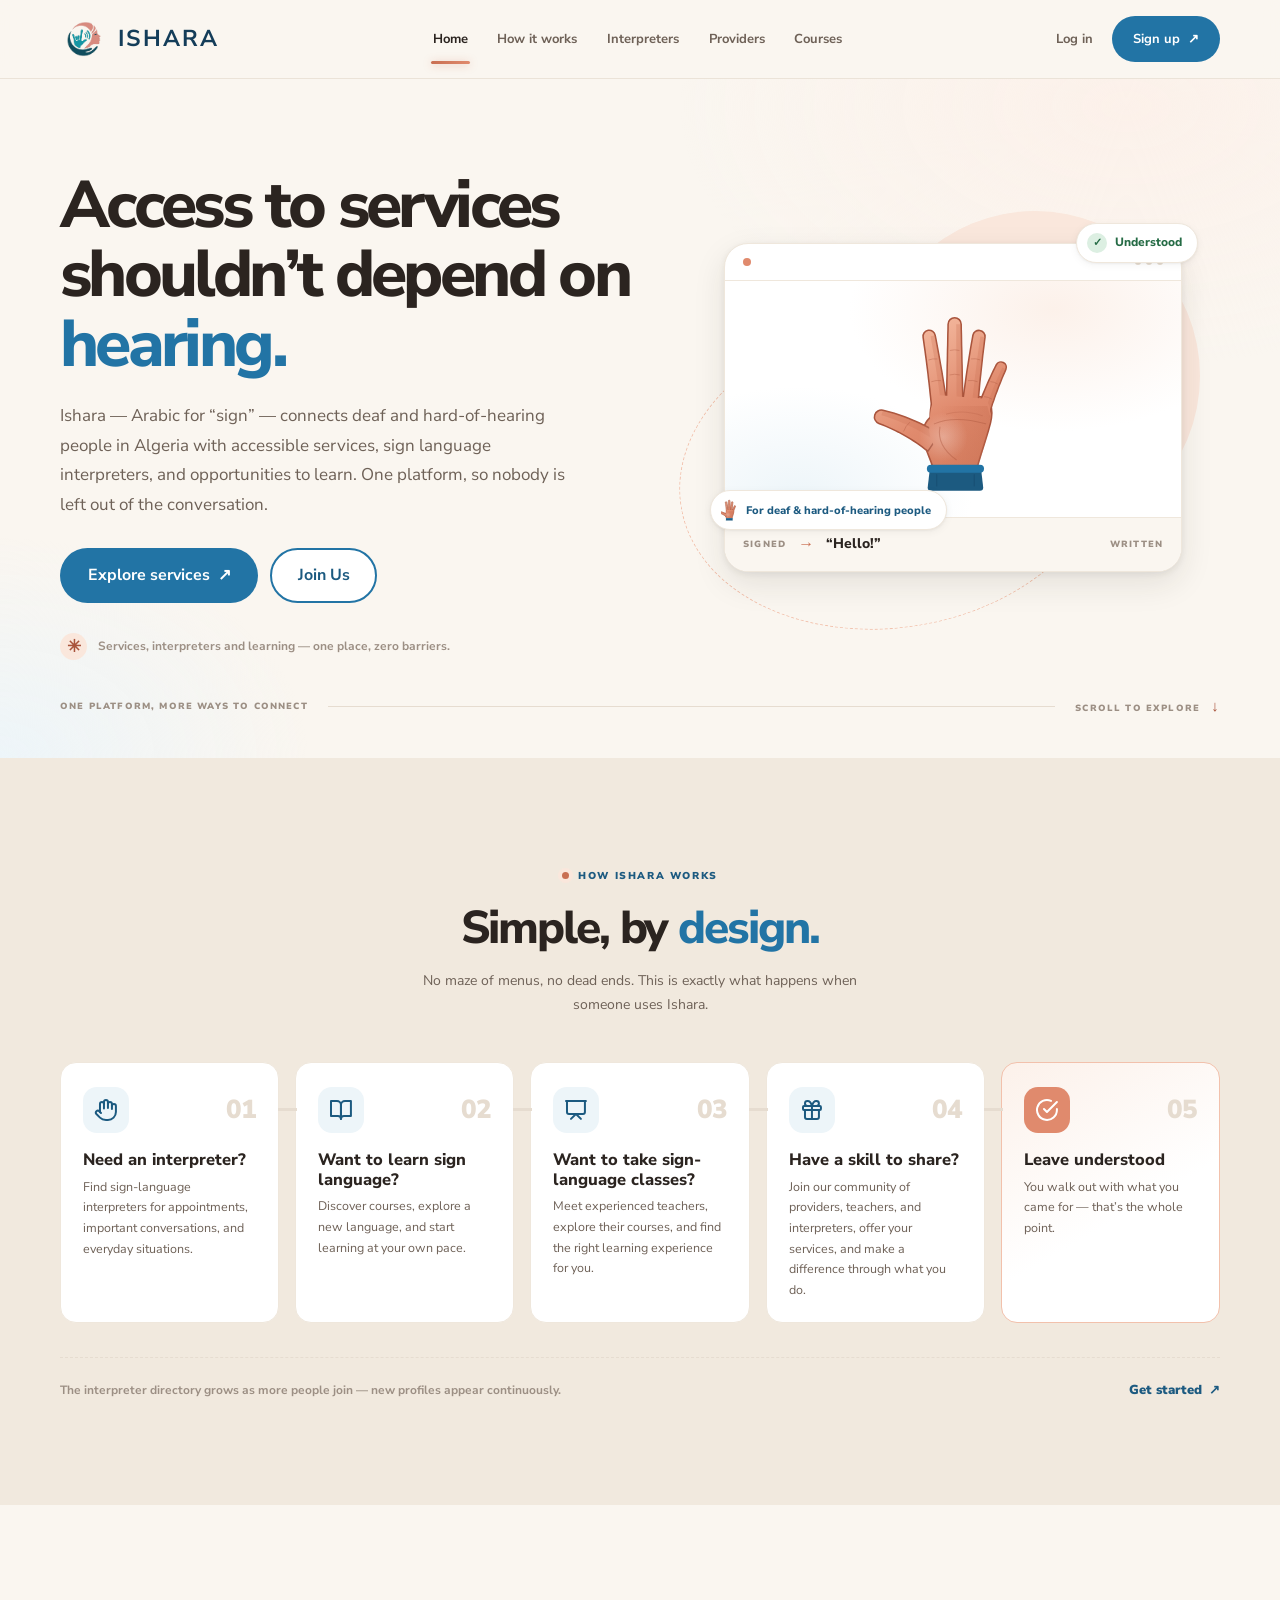
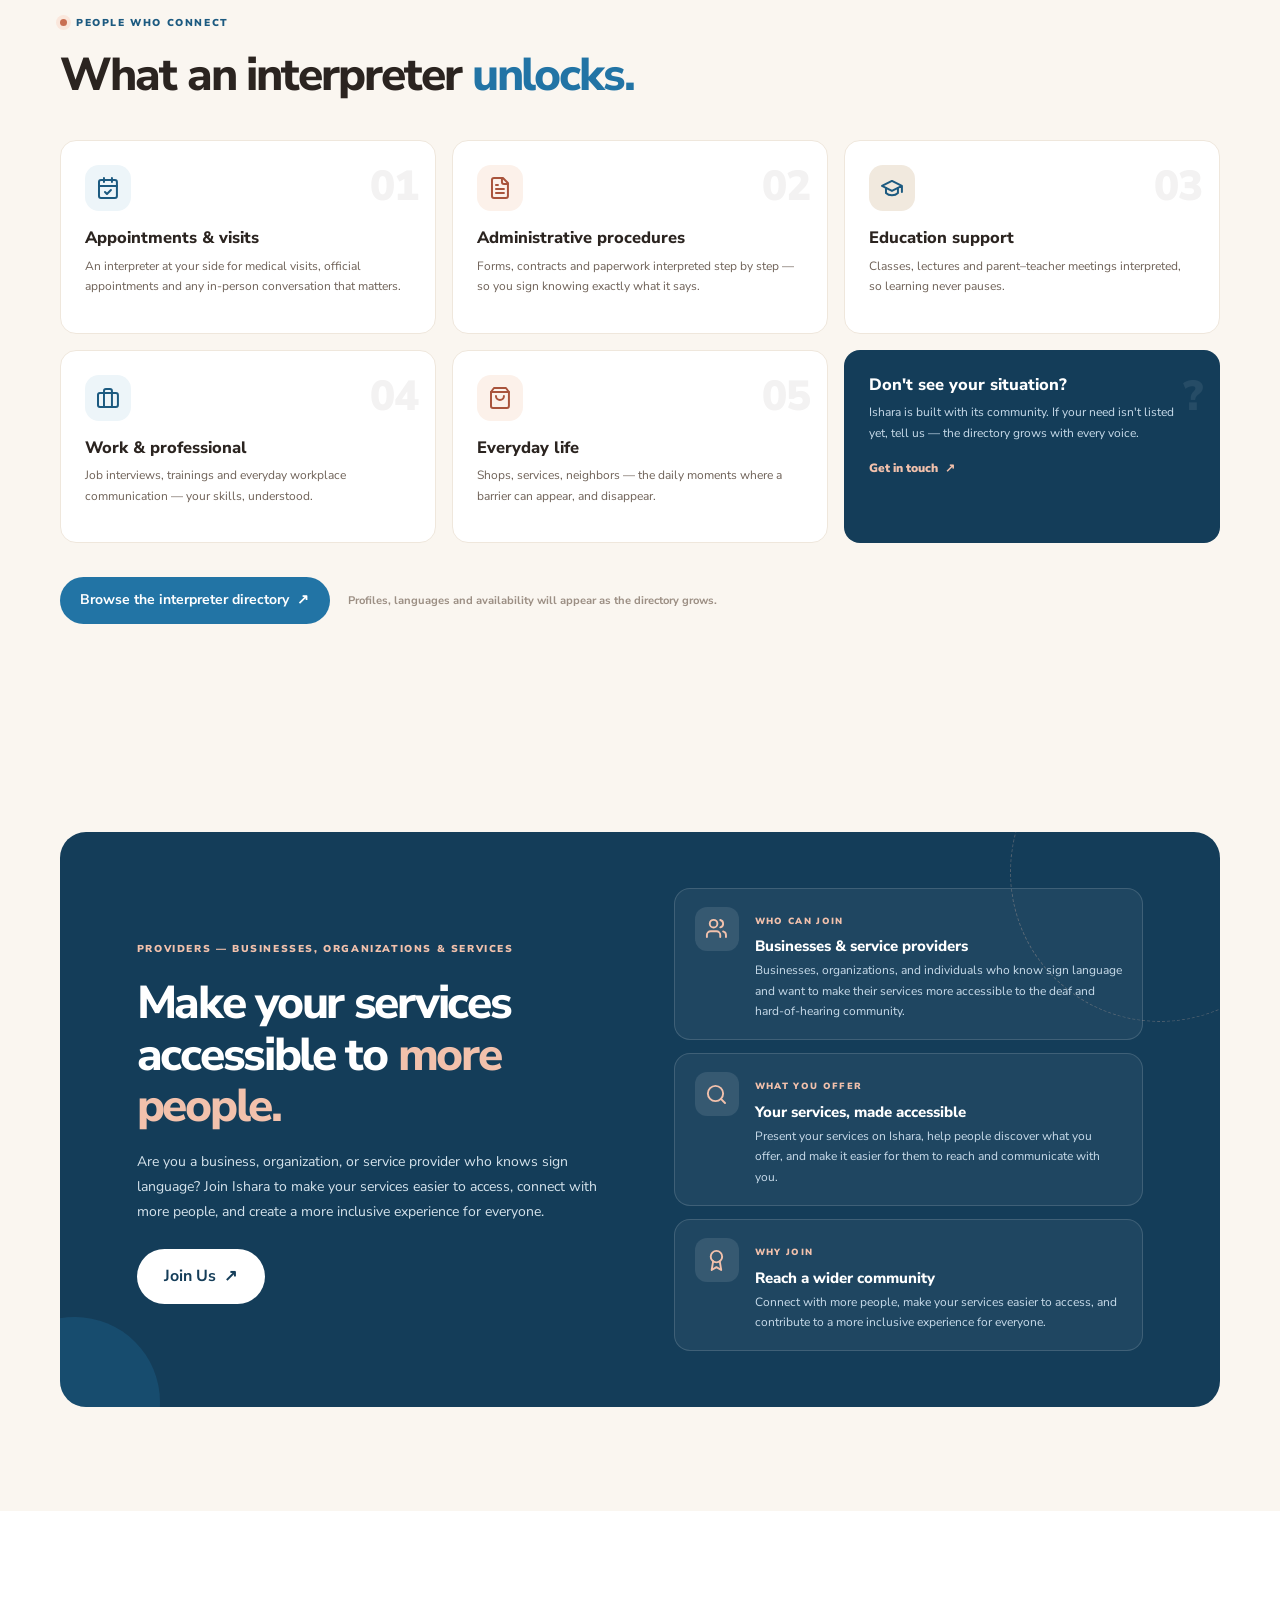
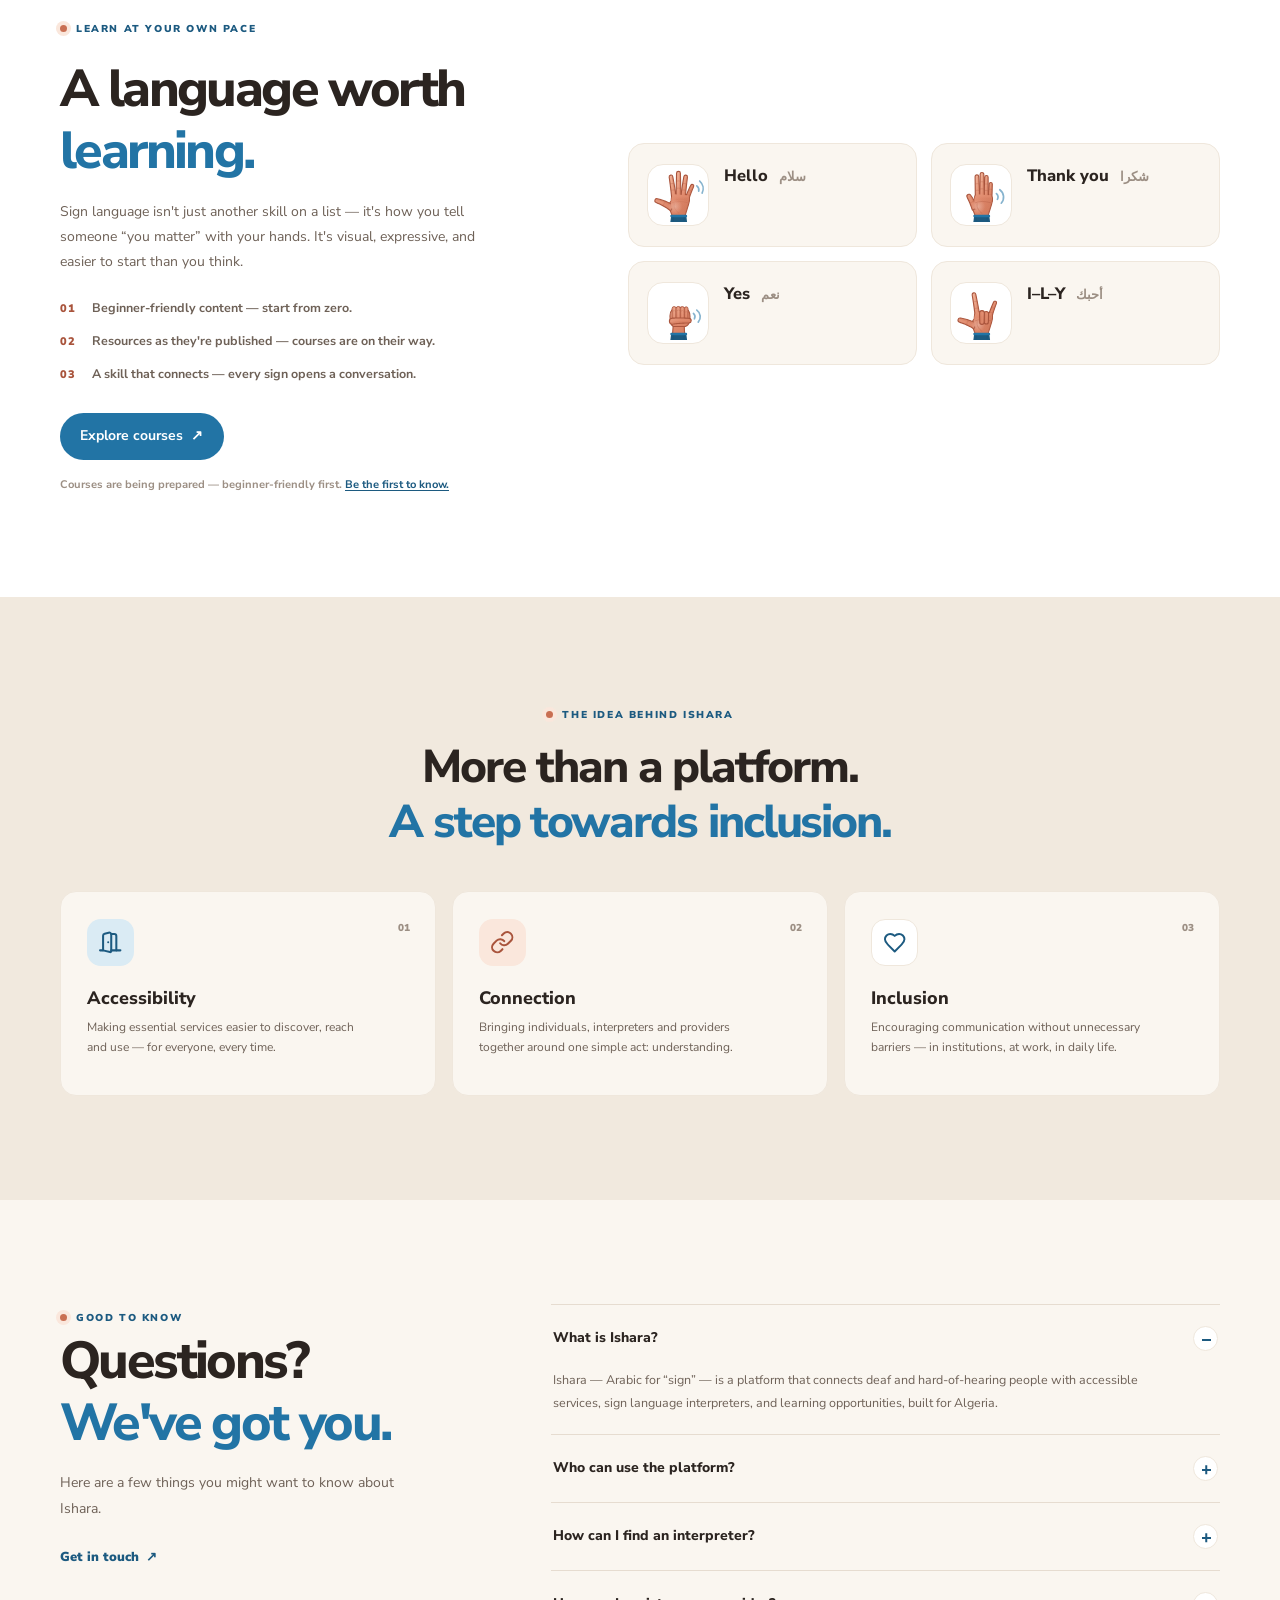
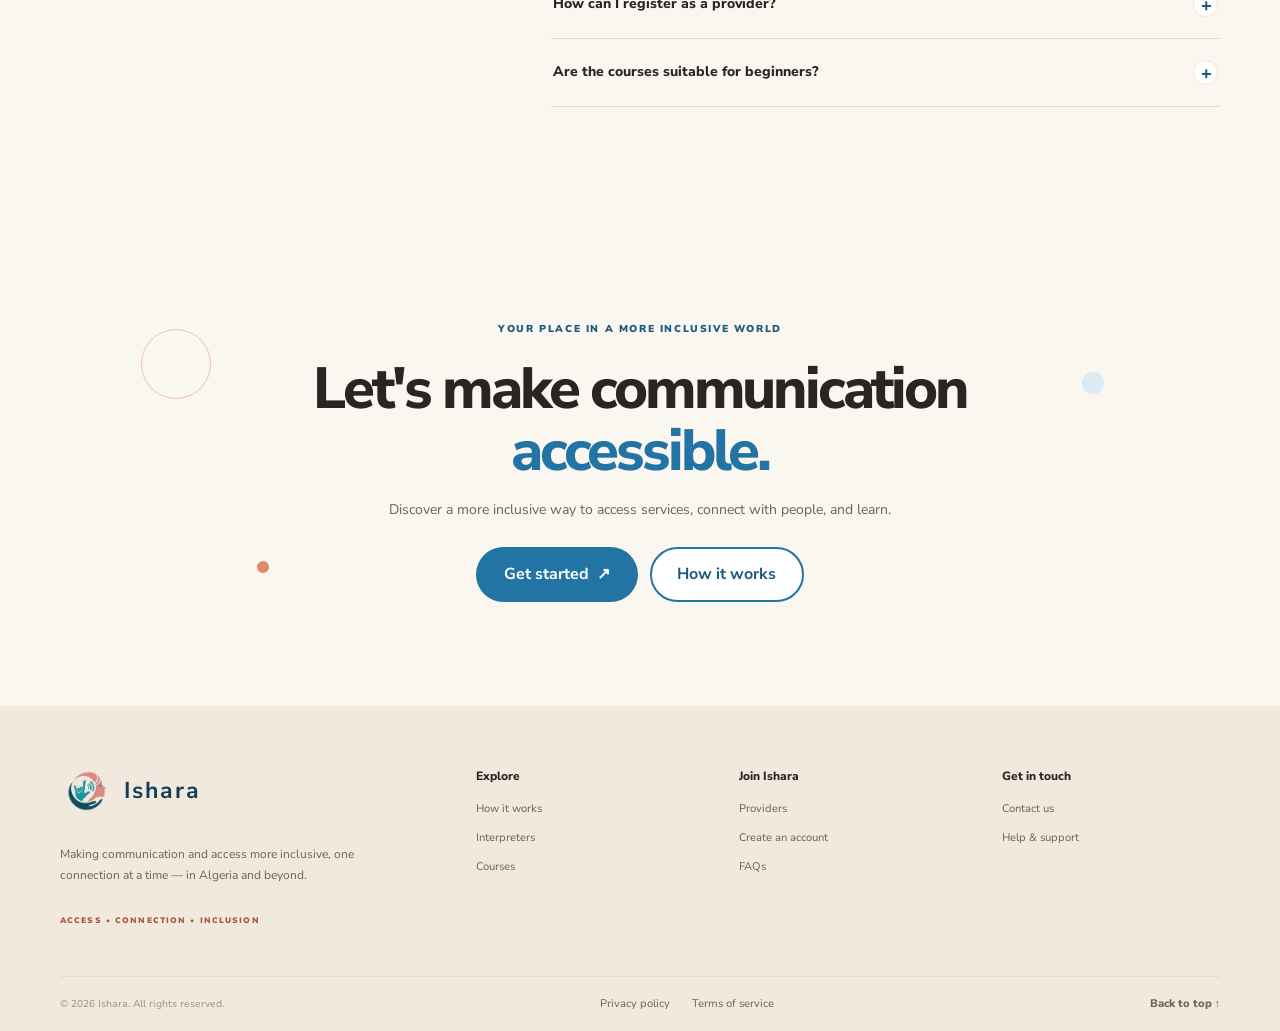
<file: homepage/index.html>
<!doctype html>
<html lang="en">
<head>
  <meta charset="utf-8">
  <meta name="viewport" content="width=device-width, initial-scale=1">
  <meta name="description" content="Ishara connects deaf and hard-of-hearing people in Algeria with accessible services, sign language interpreters and learning opportunities.">
  <meta name="theme-color" content="#faf6f0">
  <title>Ishara — Access without barriers</title>
  <link rel="preconnect" href="https://fonts.googleapis.com">
  <link rel="preconnect" href="https://fonts.gstatic.com" crossorigin>
  <link href="https://fonts.googleapis.com/css2?family=Nunito+Sans:wght@400;500;600;700;800;900&display=swap" rel="stylesheet">
  <link rel="stylesheet" href="css/theme.css">
  <link rel="stylesheet" href="css/home.css">
</head>
<body>
  <a class="skip-link" href="#main">Skip to content</a>

  <header class="site-header" id="siteHeader">
    <div class="container nav-wrap">
      <a href="#home" class="brand">
        <img src="images/logo.png" alt="Ishara logo" class="site-logo" width="48" height="48">
        <span>ISHARA</span>
      </a>
      <nav class="main-nav" id="mainNav" aria-label="Main navigation">
        <a class="nav-link active" href="#home" aria-current="true">Home</a>
        <a class="nav-link" href="#how-it-works">How it works</a>
        <a class="nav-link" href="#interpreters">Interpreters</a>
        <a class="nav-link" href="#providers">Providers</a>
        <a class="nav-link" href="#courses">Courses</a>
        <span class="nav-indicator" id="navIndicator" aria-hidden="true"></span>
      </nav>
      <div class="nav-actions">
        <a class="login-link" href="../loginpage/login.html">Log in</a>
        <a class="btn btn-primary" href="../loginpage/login.html">Sign up <span aria-hidden="true">↗</span></a>
      </div>
      <button class="menu-toggle" id="menuToggle" aria-expanded="false" aria-controls="mobileNav" aria-label="Open menu">
        <span></span><span></span><span></span>
      </button>
    </div>
    <nav class="mobile-nav" id="mobileNav" aria-label="Mobile navigation">
      <a href="#home">Home</a>
      <a href="#how-it-works">How it works</a>
      <a href="#interpreters">Interpreters</a>
      <a href="#providers">Providers</a>
      <a href="#courses">Courses</a>
      <div class="mobile-nav-actions">
        <a class="btn btn-outline" href="../loginpage/login.html">Log in</a>
        <a class="btn btn-primary" href="../loginpage/login.html">Sign up <span aria-hidden="true">↗</span></a>
      </div>
    </nav>
  </header>

  <main id="main">

    <!-- ============ 1. HOME / HERO ============ -->
    <section class="hero" id="home">
      <div class="container hero-grid">
        <div class="hero-copy">
          <h1 data-reveal style="--d:60ms">Access to services shouldn’t depend on <em>hearing.</em></h1>
          <p class="hero-lead" data-reveal style="--d:120ms">Ishara — Arabic for “sign” — connects deaf and hard-of-hearing people in Algeria with accessible services, sign language interpreters, and opportunities to learn. One platform, so nobody is left out of the conversation.</p>
          <div class="hero-actions" data-reveal style="--d:180ms">
            <a class="btn btn-primary btn-lg" href="#how-it-works">Explore services <span aria-hidden="true">↗</span></a>
            <a class="btn btn-outline btn-lg" href="../loginpage/login.html">Join Us</a>
          </div>
          <div class="hero-note" data-reveal style="--d:240ms">
            <span class="note-icon" aria-hidden="true">✳</span>
            <span>Services, interpreters and learning — one place, zero barriers.</span>
          </div>
        </div>

        <!-- Hero visual: a hand signs, Ishara makes it understood -->
        <div class="hero-art" aria-hidden="true">
          <p class="visually-hidden">Animation: a hand signs “Hello” and a caption turns it into written words.</p>
          <div class="sign-stage">
            <span class="stage-glow"></span>
            <span class="stage-ring"></span>

            <div class="demo-card">
              <div class="demo-card-top">
                <span class="live-dot"></span>
                <span class="sig-dots"><i></i><i></i><i></i></span>
              </div>
              <div class="sign-hand-zone">
                <svg class="hand-svg" viewBox="0 0 240 234" fill="none">
                  <!-- signal arcs -->
                  <g class="sig-arcs">
                    <path d="M170 52 a26 26 0 0 1 18 10"/>
                    <path d="M176 34 a44 44 0 0 1 30 16"/>
                    <path d="M182 16 a62 62 0 0 1 42 22"/>
                  </g>
                  <!-- waving hand: open palm, drawn with real hand proportions -->
                  <g class="hand"><defs><linearGradient id="hero-skin" gradientUnits="userSpaceOnUse" x1="70" y1="30" x2="170" y2="210"><stop offset="0" stop-color="#f4b99f"/><stop offset=".55" stop-color="#e08a6d"/><stop offset="1" stop-color="#d27a5c"/></linearGradient></defs><defs><linearGradient id="hero-sh" gradientUnits="userSpaceOnUse" x1="104" y1="0" x2="168" y2="0"><stop offset="0" stop-color="#c96f52" stop-opacity="0"/><stop offset="1" stop-color="#c96f52" stop-opacity=".38"/></linearGradient><radialGradient id="hero-hi" gradientUnits="userSpaceOnUse" cx="108" cy="164" r="30"><stop offset="0" stop-color="#fff" stop-opacity=".28"/><stop offset="1" stop-color="#fff" stop-opacity="0"/></radialGradient></defs><path d="M97 208 C95 196 88 184 84 170 C80 156 86 146 92 140 C92 128 94 116 102 111 L158 115 C170 122 169 138 164 154 C159 172 152 190 148 208Z" fill="url(#hero-skin)" stroke="#a9543c" stroke-width="1.9" stroke-linejoin="round"/><g class="f-thumb"><path d="M89.4 181.4 L85.7 178.8 L82.3 176.3 L78.9 173.8 L75.4 171.4 L71.9 169 L68.3 166.7 L64.7 164.5 L61 162.4 L57.2 160.3 L53.4 158.2 L49.5 156.3 L45.6 154.4 L41.6 152.6 L37.5 150.8 L33.4 149.1 L29.2 147.5 A8.5 8.5 0 0 1 34.2 131.3 L38.9 132.5 L43.5 133.7 L48.1 135.1 L52.6 136.6 L57.1 138.1 L61.5 139.7 L66 141.4 L70.3 143.2 L74.7 145.1 L78.9 147 L83.2 149.1 L87.4 151.2 L91.6 153.4 L95.7 155.7 L99.7 158.1 L103.3 160.6Z" fill="url(#hero-skin)" stroke="#a9543c" stroke-width="1.9" stroke-linejoin="round"/><path d="M98 168.5 L94.4 166 L90.6 163.5 L86.7 161.2 L82.8 158.9 L78.9 156.7 L74.9 154.5 L70.9 152.5 L66.8 150.5 L62.6 148.6 L58.4 146.8 L54.2 145 L49.9 143.3 L45.6 141.7 L41.2 140.2 L36.8 138.8 L32.3 137.4 L34.2 131.3 L38.9 132.5 L43.5 133.7 L48.1 135.1 L52.6 136.6 L57.1 138.1 L61.5 139.7 L66 141.4 L70.3 143.2 L74.7 145.1 L78.9 147 L83.2 149.1 L87.4 151.2 L91.6 153.4 L95.7 155.7 L99.7 158.1 L103.3 160.6Z" fill="#c96f52" opacity=".28"/><g fill="none" stroke="#a9543c" stroke-width="1.1" stroke-linecap="round" opacity=".38"><path d="M59.6 157 Q61.7 150.6 66.9 146.2"/></g></g><g class="f-pinky"><path d="M146.9 138.3 L148.2 134.3 L149.6 130.3 L151 126.3 L152.5 122.3 L154 118.3 L155.6 114.3 L157.2 110.4 L158.8 106.5 L160.5 102.6 L162.2 98.6 L163.9 94.8 L165.7 90.9 L167.5 87 L169.3 83.2 L171.2 79.3 L173.1 75.5 A6.5 6.5 0 0 1 184.8 81.1 L183.2 84.9 L181.5 88.7 L179.9 92.5 L178.4 96.4 L176.8 100.2 L175.3 104.1 L173.9 107.9 L172.4 111.8 L171 115.7 L169.7 119.6 L168.3 123.5 L167.1 127.4 L165.8 131.3 L164.6 135.3 L163.4 139.2 L162.1 143.2Z" fill="url(#hero-skin)" stroke="#a9543c" stroke-width="1.9" stroke-linejoin="round"/><path d="M156.3 141.3 L157.6 137.3 L158.9 133.4 L160.2 129.4 L161.5 125.5 L162.9 121.5 L164.3 117.6 L165.8 113.7 L167.3 109.8 L168.8 105.9 L170.3 102 L171.9 98.1 L173.5 94.3 L175.2 90.4 L176.9 86.6 L178.6 82.8 L180.4 78.9 L184.8 81.1 L183.2 84.9 L181.5 88.7 L179.9 92.5 L178.4 96.4 L176.8 100.2 L175.3 104.1 L173.9 107.9 L172.4 111.8 L171 115.7 L169.7 119.6 L168.3 123.5 L167.1 127.4 L165.8 131.3 L164.6 135.3 L163.4 139.2 L162.1 143.2Z" fill="#c96f52" opacity=".28"/><g fill="none" stroke="#a9543c" stroke-width="1.1" stroke-linecap="round" opacity=".38"><path d="M158.5 114.7 Q163.4 114.9 167.4 117.5"/><path d="M166.2 96.3 Q170.7 96.5 174.4 99"/></g></g><g class="f-ring"><path d="M130.9 129.7 L131.4 124.1 L132.2 118.4 L132.9 112.7 L133.7 107.1 L134.5 101.5 L135.3 95.8 L136.1 90.2 L136.9 84.5 L137.8 78.9 L138.7 73.3 L139.6 67.6 L140.5 62 L141.4 56.4 L142.4 50.8 L143.4 45.1 L144.4 39.5 A7.5 7.5 0 0 1 159.2 41.8 L158.5 47.4 L157.8 53 L157.1 58.6 L156.4 64.2 L155.8 69.9 L155.2 75.5 L154.6 81.1 L154 86.7 L153.4 92.3 L152.8 97.9 L152.3 103.6 L151.8 109.2 L151.3 114.8 L150.8 120.4 L150.3 126 L149.8 131.7Z" fill="url(#hero-skin)" stroke="#a9543c" stroke-width="1.9" stroke-linejoin="round"/><path d="M142.6 130.9 L143.2 125.3 L143.7 119.6 L144.3 114 L144.9 108.4 L145.5 102.8 L146.2 97.1 L146.8 91.5 L147.5 85.9 L148.2 80.3 L148.9 74.6 L149.6 69 L150.4 63.4 L151.1 57.8 L151.9 52.2 L152.7 46.6 L153.5 40.9 L159.2 41.8 L158.5 47.4 L157.8 53 L157.1 58.6 L156.4 64.2 L155.8 69.9 L155.2 75.5 L154.6 81.1 L154 86.7 L153.4 92.3 L152.8 97.9 L152.3 103.6 L151.8 109.2 L151.3 114.8 L150.8 120.4 L150.3 126 L149.8 131.7Z" fill="#c96f52" opacity=".28"/><g fill="none" stroke="#a9543c" stroke-width="1.1" stroke-linecap="round" opacity=".38"><path d="M138.8 95 Q144.4 94.1 149.7 96.2"/><path d="M142.6 68.4 Q147.8 67.5 152.7 69.5"/></g></g><g class="f-index"><path d="M94.4 131.8 L93.7 126.2 L93.1 120.6 L92.5 115 L91.9 109.4 L91.3 103.8 L90.7 98.1 L90 92.5 L89.4 86.9 L88.7 81.3 L88 75.7 L87.3 70.1 L86.5 64.5 L85.8 58.9 L85 53.3 L84.2 47.7 L83.4 42.1 A7.5 7.5 0 0 1 98.2 39.6 L99.3 45.2 L100.3 50.8 L101.4 56.4 L102.4 62 L103.4 67.6 L104.4 73.2 L105.4 78.8 L106.4 84.5 L107.3 90.1 L108.2 95.7 L109.1 101.3 L110 107 L110.9 112.6 L111.7 118.2 L112.6 123.9 L113.2 129.5Z" fill="url(#hero-skin)" stroke="#a9543c" stroke-width="1.9" stroke-linejoin="round"/><path d="M106.1 130.4 L105.4 124.8 L104.7 119.1 L103.9 113.5 L103.2 107.9 L102.4 102.3 L101.6 96.6 L100.7 91 L99.9 85.4 L99.1 79.8 L98.2 74.2 L97.3 68.6 L96.4 63 L95.4 57.4 L94.5 51.8 L93.5 46.2 L92.6 40.6 L98.2 39.6 L99.3 45.2 L100.3 50.8 L101.4 56.4 L102.4 62 L103.4 67.6 L104.4 73.2 L105.4 78.8 L106.4 84.5 L107.3 90.1 L108.2 95.7 L109.1 101.3 L110 107 L110.9 112.6 L111.7 118.2 L112.6 123.9 L113.2 129.5Z" fill="#c96f52" opacity=".28"/><g fill="none" stroke="#a9543c" stroke-width="1.1" stroke-linecap="round" opacity=".38"><path d="M93.9 96.3 Q99.1 94.2 104.7 95"/><path d="M90.3 69.7 Q95.2 67.7 100.4 68.5"/></g></g><g class="f-middle"><path d="M112 127.5 L112 121.2 L112.1 114.8 L112.2 108.5 L112.4 102.1 L112.5 95.8 L112.7 89.5 L112.8 83.1 L112.9 76.8 L113.1 70.4 L113.2 64.1 L113.3 57.7 L113.5 51.4 L113.6 45 L113.7 38.7 L113.9 32.3 L114 26 A8 8 0 0 1 130 26 L130.1 32.3 L130.3 38.7 L130.4 45 L130.5 51.4 L130.7 57.7 L130.8 64.1 L130.9 70.4 L131.1 76.8 L131.2 83.1 L131.3 89.5 L131.5 95.8 L131.6 102.1 L131.8 108.5 L131.9 114.8 L132 121.2 L132 127.5Z" fill="url(#hero-skin)" stroke="#a9543c" stroke-width="1.9" stroke-linejoin="round"/><path d="M124.4 127.5 L124.4 121.2 L124.4 114.8 L124.3 108.5 L124.3 102.1 L124.3 95.8 L124.2 89.5 L124.2 83.1 L124.2 76.8 L124.1 70.4 L124.1 64.1 L124.1 57.7 L124 51.4 L124 45 L124 38.7 L124 32.3 L123.9 26 L130 26 L130.1 32.3 L130.3 38.7 L130.4 45 L130.5 51.4 L130.7 57.7 L130.8 64.1 L130.9 70.4 L131.1 76.8 L131.2 83.1 L131.3 89.5 L131.5 95.8 L131.6 102.1 L131.8 108.5 L131.9 114.8 L132 121.2 L132 127.5Z" fill="#c96f52" opacity=".28"/><g fill="none" stroke="#a9543c" stroke-width="1.1" stroke-linecap="round" opacity=".38"><path d="M116.2 88 Q122 86.4 127.8 88"/><path d="M116.6 58 Q122 56.5 127.4 58"/></g></g><path d="M92 146 C91 130 95 117 104 113 L157 117 C168 123 167 138 162 150 L150 168 L98 176 C92 168 89 156 92 146Z" fill="url(#hero-skin)"/><path d="M104 126 L162 126 L166 140 L160 170 L148 208 L104 208Z" fill="url(#hero-sh)"/><circle cx="108" cy="164" r="30" fill="url(#hero-hi)"/><g fill="none" stroke="#a9543c" stroke-width="1.3" stroke-linecap="round" opacity=".4"><path d="M97 148 C113 141 135 141 160 148"/><path d="M104 152 C101 168 110 182 124 192"/><path d="M112 136 C126 132 141 133 156 138" opacity=".55"/><path d="M108 204 C118 207 130 207 140 204" opacity=".5"/></g><path d="M92 200 H154 L157 226 Q157 230 153 230 H93 Q89 230 89 226Z" fill="#1c5a80"/><rect x="88" y="198" width="70" height="10" rx="5" fill="#2274a5"/><path d="M100 210 V224 M146 210 V224" stroke="#14486a" stroke-width="1.4" stroke-linecap="round" opacity=".5"/></g>
                </svg>
              </div>
              <div class="sign-caption">
                <span class="cap-tag">SIGNED</span>
                <span class="cap-arrow" aria-hidden="true">→</span>
                <span class="cap-text" id="capText">“Hello!”</span>
                <span class="cap-tag cap-tag-right">WRITTEN</span>
              </div>
            </div>

            <div class="understand-chip" id="understandChip">
              <span class="uc-check" aria-hidden="true">✓</span>
              <span>Understood</span>
            </div>
            <div class="friend-chip">
              <svg class="mini-hand" viewBox="40 10 160 212" aria-hidden="true"><defs><linearGradient id="mini-skin" gradientUnits="userSpaceOnUse" x1="70" y1="30" x2="170" y2="210"><stop offset="0" stop-color="#f4b99f"/><stop offset=".55" stop-color="#e08a6d"/><stop offset="1" stop-color="#d27a5c"/></linearGradient></defs><defs><linearGradient id="mini-sh" gradientUnits="userSpaceOnUse" x1="104" y1="0" x2="168" y2="0"><stop offset="0" stop-color="#c96f52" stop-opacity="0"/><stop offset="1" stop-color="#c96f52" stop-opacity=".38"/></linearGradient><radialGradient id="mini-hi" gradientUnits="userSpaceOnUse" cx="108" cy="164" r="30"><stop offset="0" stop-color="#fff" stop-opacity=".28"/><stop offset="1" stop-color="#fff" stop-opacity="0"/></radialGradient></defs><path d="M97 208 C95 196 88 184 84 170 C80 156 86 146 92 140 C92 128 94 116 102 111 L158 115 C170 122 169 138 164 154 C159 172 152 190 148 208Z" fill="url(#mini-skin)" stroke="#a9543c" stroke-width="6.5" stroke-linejoin="round"/><g class="f-thumb"><path d="M89.4 181.4 L85.7 178.8 L82.3 176.3 L78.9 173.8 L75.4 171.4 L71.9 169 L68.3 166.7 L64.7 164.5 L61 162.4 L57.2 160.3 L53.4 158.2 L49.5 156.3 L45.6 154.4 L41.6 152.6 L37.5 150.8 L33.4 149.1 L29.2 147.5 A8.5 8.5 0 0 1 34.2 131.3 L38.9 132.5 L43.5 133.7 L48.1 135.1 L52.6 136.6 L57.1 138.1 L61.5 139.7 L66 141.4 L70.3 143.2 L74.7 145.1 L78.9 147 L83.2 149.1 L87.4 151.2 L91.6 153.4 L95.7 155.7 L99.7 158.1 L103.3 160.6Z" fill="url(#mini-skin)" stroke="#a9543c" stroke-width="6.5" stroke-linejoin="round"/><path d="M98 168.5 L94.4 166 L90.6 163.5 L86.7 161.2 L82.8 158.9 L78.9 156.7 L74.9 154.5 L70.9 152.5 L66.8 150.5 L62.6 148.6 L58.4 146.8 L54.2 145 L49.9 143.3 L45.6 141.7 L41.2 140.2 L36.8 138.8 L32.3 137.4 L34.2 131.3 L38.9 132.5 L43.5 133.7 L48.1 135.1 L52.6 136.6 L57.1 138.1 L61.5 139.7 L66 141.4 L70.3 143.2 L74.7 145.1 L78.9 147 L83.2 149.1 L87.4 151.2 L91.6 153.4 L95.7 155.7 L99.7 158.1 L103.3 160.6Z" fill="#c96f52" opacity=".28"/><g fill="none" stroke="#a9543c" stroke-width="3.9" stroke-linecap="round" opacity=".38"><path d="M59.6 157 Q61.7 150.6 66.9 146.2"/></g></g><g class="f-pinky"><path d="M146.9 138.3 L148.2 134.3 L149.6 130.3 L151 126.3 L152.5 122.3 L154 118.3 L155.6 114.3 L157.2 110.4 L158.8 106.5 L160.5 102.6 L162.2 98.6 L163.9 94.8 L165.7 90.9 L167.5 87 L169.3 83.2 L171.2 79.3 L173.1 75.5 A6.5 6.5 0 0 1 184.8 81.1 L183.2 84.9 L181.5 88.7 L179.9 92.5 L178.4 96.4 L176.8 100.2 L175.3 104.1 L173.9 107.9 L172.4 111.8 L171 115.7 L169.7 119.6 L168.3 123.5 L167.1 127.4 L165.8 131.3 L164.6 135.3 L163.4 139.2 L162.1 143.2Z" fill="url(#mini-skin)" stroke="#a9543c" stroke-width="6.5" stroke-linejoin="round"/><path d="M156.3 141.3 L157.6 137.3 L158.9 133.4 L160.2 129.4 L161.5 125.5 L162.9 121.5 L164.3 117.6 L165.8 113.7 L167.3 109.8 L168.8 105.9 L170.3 102 L171.9 98.1 L173.5 94.3 L175.2 90.4 L176.9 86.6 L178.6 82.8 L180.4 78.9 L184.8 81.1 L183.2 84.9 L181.5 88.7 L179.9 92.5 L178.4 96.4 L176.8 100.2 L175.3 104.1 L173.9 107.9 L172.4 111.8 L171 115.7 L169.7 119.6 L168.3 123.5 L167.1 127.4 L165.8 131.3 L164.6 135.3 L163.4 139.2 L162.1 143.2Z" fill="#c96f52" opacity=".28"/><g fill="none" stroke="#a9543c" stroke-width="3.9" stroke-linecap="round" opacity=".38"><path d="M158.5 114.7 Q163.4 114.9 167.4 117.5"/><path d="M166.2 96.3 Q170.7 96.5 174.4 99"/></g></g><g class="f-ring"><path d="M130.9 129.7 L131.4 124.1 L132.2 118.4 L132.9 112.7 L133.7 107.1 L134.5 101.5 L135.3 95.8 L136.1 90.2 L136.9 84.5 L137.8 78.9 L138.7 73.3 L139.6 67.6 L140.5 62 L141.4 56.4 L142.4 50.8 L143.4 45.1 L144.4 39.5 A7.5 7.5 0 0 1 159.2 41.8 L158.5 47.4 L157.8 53 L157.1 58.6 L156.4 64.2 L155.8 69.9 L155.2 75.5 L154.6 81.1 L154 86.7 L153.4 92.3 L152.8 97.9 L152.3 103.6 L151.8 109.2 L151.3 114.8 L150.8 120.4 L150.3 126 L149.8 131.7Z" fill="url(#mini-skin)" stroke="#a9543c" stroke-width="6.5" stroke-linejoin="round"/><path d="M142.6 130.9 L143.2 125.3 L143.7 119.6 L144.3 114 L144.9 108.4 L145.5 102.8 L146.2 97.1 L146.8 91.5 L147.5 85.9 L148.2 80.3 L148.9 74.6 L149.6 69 L150.4 63.4 L151.1 57.8 L151.9 52.2 L152.7 46.6 L153.5 40.9 L159.2 41.8 L158.5 47.4 L157.8 53 L157.1 58.6 L156.4 64.2 L155.8 69.9 L155.2 75.5 L154.6 81.1 L154 86.7 L153.4 92.3 L152.8 97.9 L152.3 103.6 L151.8 109.2 L151.3 114.8 L150.8 120.4 L150.3 126 L149.8 131.7Z" fill="#c96f52" opacity=".28"/><g fill="none" stroke="#a9543c" stroke-width="3.9" stroke-linecap="round" opacity=".38"><path d="M138.8 95 Q144.4 94.1 149.7 96.2"/><path d="M142.6 68.4 Q147.8 67.5 152.7 69.5"/></g></g><g class="f-index"><path d="M94.4 131.8 L93.7 126.2 L93.1 120.6 L92.5 115 L91.9 109.4 L91.3 103.8 L90.7 98.1 L90 92.5 L89.4 86.9 L88.7 81.3 L88 75.7 L87.3 70.1 L86.5 64.5 L85.8 58.9 L85 53.3 L84.2 47.7 L83.4 42.1 A7.5 7.5 0 0 1 98.2 39.6 L99.3 45.2 L100.3 50.8 L101.4 56.4 L102.4 62 L103.4 67.6 L104.4 73.2 L105.4 78.8 L106.4 84.5 L107.3 90.1 L108.2 95.7 L109.1 101.3 L110 107 L110.9 112.6 L111.7 118.2 L112.6 123.9 L113.2 129.5Z" fill="url(#mini-skin)" stroke="#a9543c" stroke-width="6.5" stroke-linejoin="round"/><path d="M106.1 130.4 L105.4 124.8 L104.7 119.1 L103.9 113.5 L103.2 107.9 L102.4 102.3 L101.6 96.6 L100.7 91 L99.9 85.4 L99.1 79.8 L98.2 74.2 L97.3 68.6 L96.4 63 L95.4 57.4 L94.5 51.8 L93.5 46.2 L92.6 40.6 L98.2 39.6 L99.3 45.2 L100.3 50.8 L101.4 56.4 L102.4 62 L103.4 67.6 L104.4 73.2 L105.4 78.8 L106.4 84.5 L107.3 90.1 L108.2 95.7 L109.1 101.3 L110 107 L110.9 112.6 L111.7 118.2 L112.6 123.9 L113.2 129.5Z" fill="#c96f52" opacity=".28"/><g fill="none" stroke="#a9543c" stroke-width="3.9" stroke-linecap="round" opacity=".38"><path d="M93.9 96.3 Q99.1 94.2 104.7 95"/><path d="M90.3 69.7 Q95.2 67.7 100.4 68.5"/></g></g><g class="f-middle"><path d="M112 127.5 L112 121.2 L112.1 114.8 L112.2 108.5 L112.4 102.1 L112.5 95.8 L112.7 89.5 L112.8 83.1 L112.9 76.8 L113.1 70.4 L113.2 64.1 L113.3 57.7 L113.5 51.4 L113.6 45 L113.7 38.7 L113.9 32.3 L114 26 A8 8 0 0 1 130 26 L130.1 32.3 L130.3 38.7 L130.4 45 L130.5 51.4 L130.7 57.7 L130.8 64.1 L130.9 70.4 L131.1 76.8 L131.2 83.1 L131.3 89.5 L131.5 95.8 L131.6 102.1 L131.8 108.5 L131.9 114.8 L132 121.2 L132 127.5Z" fill="url(#mini-skin)" stroke="#a9543c" stroke-width="6.5" stroke-linejoin="round"/><path d="M124.4 127.5 L124.4 121.2 L124.4 114.8 L124.3 108.5 L124.3 102.1 L124.3 95.8 L124.2 89.5 L124.2 83.1 L124.2 76.8 L124.1 70.4 L124.1 64.1 L124.1 57.7 L124 51.4 L124 45 L124 38.7 L124 32.3 L123.9 26 L130 26 L130.1 32.3 L130.3 38.7 L130.4 45 L130.5 51.4 L130.7 57.7 L130.8 64.1 L130.9 70.4 L131.1 76.8 L131.2 83.1 L131.3 89.5 L131.5 95.8 L131.6 102.1 L131.8 108.5 L131.9 114.8 L132 121.2 L132 127.5Z" fill="#c96f52" opacity=".28"/><g fill="none" stroke="#a9543c" stroke-width="3.9" stroke-linecap="round" opacity=".38"><path d="M116.2 88 Q122 86.4 127.8 88"/><path d="M116.6 58 Q122 56.5 127.4 58"/></g></g><path d="M92 146 C91 130 95 117 104 113 L157 117 C168 123 167 138 162 150 L150 168 L98 176 C92 168 89 156 92 146Z" fill="url(#mini-skin)"/><path d="M104 126 L162 126 L166 140 L160 170 L148 208 L104 208Z" fill="url(#mini-sh)"/><circle cx="108" cy="164" r="30" fill="url(#mini-hi)"/><g fill="none" stroke="#a9543c" stroke-width="1.3" stroke-linecap="round" opacity=".4"><path d="M97 148 C113 141 135 141 160 148"/><path d="M104 152 C101 168 110 182 124 192"/><path d="M112 136 C126 132 141 133 156 138" opacity=".55"/><path d="M108 204 C118 207 130 207 140 204" opacity=".5"/></g><path d="M92 200 H154 L158 222 H88Z" fill="#1c5a80"/><rect x="88" y="198" width="70" height="10" rx="5" fill="#2274a5"/><path d="M100 210 V216 M146 210 V216" stroke="#14486a" stroke-width="1.4" stroke-linecap="round" opacity=".5"/></svg>
              <span>For deaf &amp; hard-of-hearing people</span>
            </div>
          </div>
        </div>
      </div>
      <div class="hero-bottom container">
        <span>ONE PLATFORM, MORE WAYS TO CONNECT</span>
        <div class="hero-bottom-line"></div>
        <span class="scroll-hint">SCROLL TO EXPLORE <span aria-hidden="true">↓</span></span>
      </div>
    </section>

    <!-- ============ 2. HOW IT WORKS (nav order #2) ============ -->
    <section class="how-section section-pad" id="how-it-works">
      <div class="container">
        <div class="section-heading heading-center" data-reveal>
          <span class="eyebrow"><span class="eyebrow-dot"></span> HOW ISHARA WORKS</span>
          <h2>Simple, by <em>design.</em></h2>
          <p>No maze of menus, no dead ends. This is exactly what happens when someone uses Ishara.</p>
        </div>
        <div class="how-steps">
          <article class="step" data-reveal>
            <div class="step-node">
              <span class="step-ico" aria-hidden="true"><svg viewBox="0 0 24 24" aria-hidden="true" focusable="false"><path d="M18 11V6a2 2 0 0 0-2-2a2 2 0 0 0-2 2"/><path d="M14 10V4a2 2 0 0 0-2-2a2 2 0 0 0-2 2v2"/><path d="M10 10.5V6a2 2 0 0 0-2-2a2 2 0 0 0-2 2v8"/><path d="M18 8a2 2 0 1 1 4 0v6a8 8 0 0 1-8 8h-2c-2.8 0-4.5-.86-5.99-2.34l-3.6-3.6a2 2 0 0 1 2.83-2.82L7 15"/></svg></span>
              <span class="step-num">01</span>
            </div>
            <h3>Need an interpreter?</h3>
            <p class="step-brief">Find sign-language interpreters for appointments, important conversations, and everyday situations.</p>
            <div class="step-detail">
              <div>
                <p>Browse interpreter profiles, see who is available, and choose the person who fits your situation.</p>
                <div class="step-chips"><span>Appointments</span><span>Conversations</span><span>Everyday</span></div>
              </div>
            </div>
            <span class="step-link" aria-hidden="true"></span>
          </article>
          <article class="step" data-reveal style="--d:90ms">
            <div class="step-node">
              <span class="step-ico" aria-hidden="true"><svg viewBox="0 0 24 24" aria-hidden="true" focusable="false"><path d="M2 3h6a4 4 0 0 1 4 4v14a3 3 0 0 0-3-3H2z"/><path d="M22 3h-6a4 4 0 0 0-4 4v14a3 3 0 0 1 3-3h7z"/></svg></span>
              <span class="step-num">02</span>
            </div>
            <h3>Want to learn sign language?</h3>
            <p class="step-brief">Discover courses, explore a new language, and start learning at your own pace.</p>
            <div class="step-detail">
              <div>
                <p>Beginner-friendly content comes first, so you can start from zero and keep going at your own speed.</p>
                <div class="step-chips"><span>Courses</span><span>Beginner-friendly</span><span>Your pace</span></div>
              </div>
            </div>
            <span class="step-link" aria-hidden="true"></span>
          </article>
          <article class="step" data-reveal style="--d:180ms">
            <div class="step-node">
              <span class="step-ico" aria-hidden="true"><svg viewBox="0 0 24 24" aria-hidden="true" focusable="false"><path d="M2 3h20"/><path d="M21 3v11a2 2 0 0 1-2 2H5a2 2 0 0 1-2-2V3"/><path d="m7 21 5-5 5 5"/></svg></span>
              <span class="step-num">03</span>
            </div>
            <h3>Want to take sign-language classes?</h3>
            <p class="step-brief">Meet experienced teachers, explore their courses, and find the right learning experience for you.</p>
            <div class="step-detail">
              <div>
                <p>Compare teachers and their courses, then pick the class that matches your level and goals.</p>
                <div class="step-chips"><span>Teachers</span><span>Courses</span><span>Your level</span></div>
              </div>
            </div>
            <span class="step-link" aria-hidden="true"></span>
          </article>
          <article class="step" data-reveal style="--d:270ms">
            <div class="step-node">
              <span class="step-ico" aria-hidden="true"><svg viewBox="0 0 24 24" aria-hidden="true" focusable="false"><rect x="3" y="8" width="18" height="4" rx="1"/><path d="M12 8v13"/><path d="M19 12v7a2 2 0 0 1-2 2H7a2 2 0 0 1-2-2v-7"/><path d="M7.5 8a2.5 2.5 0 0 1 0-5A4.8 8 0 0 1 12 8a4.8 8 0 0 1 4.5-5 2.5 2.5 0 0 1 0 5"/></svg></span>
              <span class="step-num">04</span>
            </div>
            <h3>Have a skill to share?</h3>
            <p class="step-brief">Join our community of providers, teachers, and interpreters, offer your services, and make a difference through what you do.</p>
            <div class="step-detail">
              <div>
                <p>Create your profile, list what you offer, and connect with the people who are looking for it.</p>
                <div class="step-chips"><span>Providers</span><span>Teachers</span><span>Interpreters</span></div>
              </div>
            </div>
            <span class="step-link" aria-hidden="true"></span>
          </article>
          <article class="step step-result" data-reveal style="--d:360ms">
            <div class="step-node">
              <span class="step-ico" aria-hidden="true"><svg viewBox="0 0 24 24" aria-hidden="true" focusable="false"><path d="M22 11.08V12a10 10 0 1 1-5.93-9.14"/><path d="m9 11 3 3L22 4"/></svg></span>
              <span class="step-num">05</span>
            </div>
            <h3>Leave understood</h3>
            <p class="step-brief">You walk out with what you came for — that’s the whole point.</p>
            <div class="step-detail">
              <div>
                <p>The form is signed, the appointment is kept, the class is followed. Communication happened.</p>
                <div class="step-chips"><span>Signed</span><span>Scheduled</span><span>Understood</span></div>
              </div>
            </div>
          </article>
        </div>
        <div class="how-footnote" data-reveal>
          <p>The interpreter directory grows as more people join — new profiles appear continuously.</p>
          <a class="text-link" href="#join">Get started <span aria-hidden="true">↗</span></a>
        </div>
      </div>
    </section>

    <!-- ============ 4. INTERPRETERS (nav order #4) ============ -->
    <section class="interpreters-section section-pad" id="interpreters">
      <div class="container">
        <div class="section-heading heading-row" data-reveal>
          <div><span class="eyebrow"><span class="eyebrow-dot"></span> PEOPLE WHO CONNECT</span><h2>What an interpreter <em>unlocks.</em></h2></div>
        </div>
        <div class="offer-grid">
          <article class="offer-card offer-blue" data-num="01" data-reveal>
            <span class="offer-icon oi-appoint" aria-hidden="true"><svg viewBox="0 0 24 24" aria-hidden="true" focusable="false"><rect x="3" y="4" width="18" height="18" rx="2"/><path d="M16 2v4M8 2v4M3 10h18"/><path d="m9 16 2 2 4-4"/></svg></span>
            <h3>Appointments &amp; visits</h3>
            <p>An interpreter at your side for medical visits, official appointments and any in-person conversation that matters.</p>
            <div class="offer-more"><div class="offer-tags"><span class="tag">Medical</span><span class="tag">Official</span><span class="tag">In person</span></div></div>
          </article>
          <article class="offer-card offer-peach" data-num="02" data-reveal style="--d:70ms">
            <span class="offer-icon oi-docs" aria-hidden="true"><svg viewBox="0 0 24 24" aria-hidden="true" focusable="false"><path d="M15 2H6a2 2 0 0 0-2 2v16a2 2 0 0 0 2 2h12a2 2 0 0 0 2-2V7Z"/><path d="M14 2v4a2 2 0 0 0 2 2h4M10 9H8M16 13H8M16 17H8"/></svg></span>
            <h3>Administrative procedures</h3>
            <p>Forms, contracts and paperwork interpreted step by step — so you sign knowing exactly what it says.</p>
            <div class="offer-more"><div class="offer-tags"><span class="tag">Forms</span><span class="tag">Contracts</span><span class="tag">Offices</span></div></div>
          </article>
          <article class="offer-card offer-deep" data-num="03" data-reveal style="--d:140ms">
            <span class="offer-icon oi-edu" aria-hidden="true"><svg viewBox="0 0 24 24" aria-hidden="true" focusable="false"><path d="M22 10v6M2 10l10-5 10 5-10 5z"/><path d="M6 12v5c3 3 9 3 12 0v-5"/></svg></span>
            <h3>Education support</h3>
            <p>Classes, lectures and parent–teacher meetings interpreted, so learning never pauses.</p>
            <div class="offer-more"><div class="offer-tags"><span class="tag">Classes</span><span class="tag">Lectures</span><span class="tag">Meetings</span></div></div>
          </article>
          <article class="offer-card offer-blue" data-num="04" data-reveal style="--d:60ms">
            <span class="offer-icon oi-work" aria-hidden="true"><svg viewBox="0 0 24 24" aria-hidden="true" focusable="false"><rect width="20" height="14" x="2" y="7" rx="2" ry="2"/><path d="M16 21V5a2 2 0 0 0-2-2h-4a2 2 0 0 0-2 2v16"/></svg></span>
            <h3>Work &amp; professional</h3>
            <p>Job interviews, trainings and everyday workplace communication — your skills, understood.</p>
            <div class="offer-more"><div class="offer-tags"><span class="tag">Interviews</span><span class="tag">Training</span><span class="tag">Teams</span></div></div>
          </article>
          <article class="offer-card offer-peach" data-num="05" data-reveal style="--d:130ms">
            <span class="offer-icon oi-daily" aria-hidden="true"><svg viewBox="0 0 24 24" aria-hidden="true" focusable="false"><path d="M6 2 3 6v14a2 2 0 0 0 2 2h14a2 2 0 0 0 2-2V6l-3-4Z"/><path d="M3 6h18"/><path d="M16 10a4 4 0 0 1-8 0"/></svg></span>
            <h3>Everyday life</h3>
            <p>Shops, services, neighbors — the daily moments where a barrier can appear, and disappear.</p>
            <div class="offer-more"><div class="offer-tags"><span class="tag">Shops</span><span class="tag">Services</span><span class="tag">Daily</span></div></div>
          </article>
          <article class="offer-card offer-cta" data-num="?" data-reveal style="--d:200ms">
            <h3>Don't see your situation?</h3>
            <p>Ishara is built with its community. If your need isn't listed yet, tell us — the directory grows with every voice.</p>
            <a class="cta-link" href="mailto:hello@ishara.example">Get in touch <span aria-hidden="true">↗</span></a>
          </article>
        </div>
        <div class="interpreters-footnote" data-reveal>
          <a class="btn btn-primary" href="#join">Browse the interpreter directory <span aria-hidden="true">↗</span></a>
          <p>Profiles, languages and availability will appear as the directory grows.</p>
        </div>
      </div>
    </section>

    <!-- ============ 5. PROVIDERS (nav order #5) ============ -->
    <section class="provider-section section-pad" id="providers">
      <div class="container provider-panel" data-reveal>
        <div class="provider-copy">
          <span class="eyebrow eyebrow-light">PROVIDERS — BUSINESSES, ORGANIZATIONS &amp; SERVICES</span>
          <h2>Make your services accessible to <em>more people.</em></h2>
          <p>Are you a business, organization, or service provider who knows sign language? Join Ishara to make your services easier to access, connect with more people, and create a more inclusive experience for everyone.</p>
          <a class="btn btn-light btn-lg" href="../loginpage/login.html">Join Us <span aria-hidden="true">↗</span></a>
        </div>
        <div class="provider-grid">
          <article class="provider-mini" data-reveal style="--d:120ms">
            <span class="pm-ico" aria-hidden="true"><svg viewBox="0 0 24 24" aria-hidden="true" focusable="false"><path d="M16 21v-2a4 4 0 0 0-4-4H6a4 4 0 0 0-4 4v2"/><circle cx="9" cy="7" r="4"/><path d="M22 21v-2a4 4 0 0 0-3-3.87"/><path d="M16 3.13a4 4 0 0 1 0 7.75"/></svg></span>
            <div>
              <span class="pm-tag">WHO CAN JOIN</span>
              <h3>Businesses &amp; service providers</h3>
              <p>Businesses, organizations, and individuals who know sign language and want to make their services more accessible to the deaf and hard-of-hearing community.</p>
            </div>
          </article>
          <article class="provider-mini" data-reveal style="--d:200ms">
            <span class="pm-ico" aria-hidden="true"><svg viewBox="0 0 24 24" aria-hidden="true" focusable="false"><circle cx="11" cy="11" r="8"/><path d="m21 21-4.3-4.3"/></svg></span>
            <div>
              <span class="pm-tag">WHAT YOU OFFER</span>
              <h3>Your services, made accessible</h3>
              <p>Present your services on Ishara, help people discover what you offer, and make it easier for them to reach and communicate with you.</p>
            </div>
          </article>
          <article class="provider-mini" data-reveal style="--d:280ms">
            <span class="pm-ico" aria-hidden="true"><svg viewBox="0 0 24 24" aria-hidden="true" focusable="false"><circle cx="12" cy="8" r="6"/><path d="M15.477 12.89 17 22l-5-3-5 3 1.523-9.11"/></svg></span>
            <div>
              <span class="pm-tag">WHY JOIN</span>
              <h3>Reach a wider community</h3>
              <p>Connect with more people, make your services easier to access, and contribute to a more inclusive experience for everyone.</p>
            </div>
          </article>
        </div>
      </div>
    </section>

    <!-- ============ 6. COURSES (nav order #6) ============ -->
    <section class="courses-section section-pad" id="courses">
      <div class="container courses-layout">
        <div class="courses-copy" data-reveal>
          <span class="eyebrow"><span class="eyebrow-dot"></span> LEARN AT YOUR OWN PACE</span>
          <h2>A language worth <em>learning.</em></h2>
          <p>Sign language isn't just another skill on a list — it's how you tell someone “you matter” with your hands. It's visual, expressive, and easier to start than you think.</p>
          <div class="course-points">
            <span>01 <b>Beginner-friendly content — start from zero.</b></span>
            <span>02 <b>Resources as they're published — courses are on their way.</b></span>
            <span>03 <b>A skill that connects — every sign opens a conversation.</b></span>
          </div>
          <div class="courses-actions">
            <a class="btn btn-primary" href="#join">Explore courses <span aria-hidden="true">↗</span></a>
            <p class="courses-note">Courses are being prepared — beginner-friendly first. <a href="#join">Be the first to know.</a></p>
          </div>
        </div>
        <div class="sign-grid">
          <article class="sign-card sc-hello" data-reveal style="--d:80ms">
            <span class="sign-glyph" aria-hidden="true">
              <svg viewBox="14 4 212 224" fill="none">
                <g class="glyph-hand"><defs><linearGradient id="gh-skin" gradientUnits="userSpaceOnUse" x1="70" y1="30" x2="170" y2="210"><stop offset="0" stop-color="#f4b99f"/><stop offset=".55" stop-color="#e08a6d"/><stop offset="1" stop-color="#d27a5c"/></linearGradient></defs><defs><linearGradient id="gh-sh" gradientUnits="userSpaceOnUse" x1="104" y1="0" x2="168" y2="0"><stop offset="0" stop-color="#c96f52" stop-opacity="0"/><stop offset="1" stop-color="#c96f52" stop-opacity=".38"/></linearGradient><radialGradient id="gh-hi" gradientUnits="userSpaceOnUse" cx="108" cy="164" r="30"><stop offset="0" stop-color="#fff" stop-opacity=".28"/><stop offset="1" stop-color="#fff" stop-opacity="0"/></radialGradient></defs><path d="M97 208 C95 196 88 184 84 170 C80 156 86 146 92 140 C92 128 94 116 102 111 L158 115 C170 122 169 138 164 154 C159 172 152 190 148 208Z" fill="url(#gh-skin)" stroke="#a9543c" stroke-width="4.6" stroke-linejoin="round"/><g class="f-thumb"><path d="M89.4 181.4 L85.7 178.8 L82.3 176.3 L78.9 173.8 L75.4 171.4 L71.9 169 L68.3 166.7 L64.7 164.5 L61 162.4 L57.2 160.3 L53.4 158.2 L49.5 156.3 L45.6 154.4 L41.6 152.6 L37.5 150.8 L33.4 149.1 L29.2 147.5 A8.5 8.5 0 0 1 34.2 131.3 L38.9 132.5 L43.5 133.7 L48.1 135.1 L52.6 136.6 L57.1 138.1 L61.5 139.7 L66 141.4 L70.3 143.2 L74.7 145.1 L78.9 147 L83.2 149.1 L87.4 151.2 L91.6 153.4 L95.7 155.7 L99.7 158.1 L103.3 160.6Z" fill="url(#gh-skin)" stroke="#a9543c" stroke-width="4.6" stroke-linejoin="round"/><path d="M98 168.5 L94.4 166 L90.6 163.5 L86.7 161.2 L82.8 158.9 L78.9 156.7 L74.9 154.5 L70.9 152.5 L66.8 150.5 L62.6 148.6 L58.4 146.8 L54.2 145 L49.9 143.3 L45.6 141.7 L41.2 140.2 L36.8 138.8 L32.3 137.4 L34.2 131.3 L38.9 132.5 L43.5 133.7 L48.1 135.1 L52.6 136.6 L57.1 138.1 L61.5 139.7 L66 141.4 L70.3 143.2 L74.7 145.1 L78.9 147 L83.2 149.1 L87.4 151.2 L91.6 153.4 L95.7 155.7 L99.7 158.1 L103.3 160.6Z" fill="#c96f52" opacity=".28"/><g fill="none" stroke="#a9543c" stroke-width="2.8" stroke-linecap="round" opacity=".38"><path d="M59.6 157 Q61.7 150.6 66.9 146.2"/></g></g><g class="f-pinky"><path d="M146.9 138.3 L148.2 134.3 L149.6 130.3 L151 126.3 L152.5 122.3 L154 118.3 L155.6 114.3 L157.2 110.4 L158.8 106.5 L160.5 102.6 L162.2 98.6 L163.9 94.8 L165.7 90.9 L167.5 87 L169.3 83.2 L171.2 79.3 L173.1 75.5 A6.5 6.5 0 0 1 184.8 81.1 L183.2 84.9 L181.5 88.7 L179.9 92.5 L178.4 96.4 L176.8 100.2 L175.3 104.1 L173.9 107.9 L172.4 111.8 L171 115.7 L169.7 119.6 L168.3 123.5 L167.1 127.4 L165.8 131.3 L164.6 135.3 L163.4 139.2 L162.1 143.2Z" fill="url(#gh-skin)" stroke="#a9543c" stroke-width="4.6" stroke-linejoin="round"/><path d="M156.3 141.3 L157.6 137.3 L158.9 133.4 L160.2 129.4 L161.5 125.5 L162.9 121.5 L164.3 117.6 L165.8 113.7 L167.3 109.8 L168.8 105.9 L170.3 102 L171.9 98.1 L173.5 94.3 L175.2 90.4 L176.9 86.6 L178.6 82.8 L180.4 78.9 L184.8 81.1 L183.2 84.9 L181.5 88.7 L179.9 92.5 L178.4 96.4 L176.8 100.2 L175.3 104.1 L173.9 107.9 L172.4 111.8 L171 115.7 L169.7 119.6 L168.3 123.5 L167.1 127.4 L165.8 131.3 L164.6 135.3 L163.4 139.2 L162.1 143.2Z" fill="#c96f52" opacity=".28"/><g fill="none" stroke="#a9543c" stroke-width="2.8" stroke-linecap="round" opacity=".38"><path d="M158.5 114.7 Q163.4 114.9 167.4 117.5"/><path d="M166.2 96.3 Q170.7 96.5 174.4 99"/></g></g><g class="f-ring"><path d="M130.9 129.7 L131.4 124.1 L132.2 118.4 L132.9 112.7 L133.7 107.1 L134.5 101.5 L135.3 95.8 L136.1 90.2 L136.9 84.5 L137.8 78.9 L138.7 73.3 L139.6 67.6 L140.5 62 L141.4 56.4 L142.4 50.8 L143.4 45.1 L144.4 39.5 A7.5 7.5 0 0 1 159.2 41.8 L158.5 47.4 L157.8 53 L157.1 58.6 L156.4 64.2 L155.8 69.9 L155.2 75.5 L154.6 81.1 L154 86.7 L153.4 92.3 L152.8 97.9 L152.3 103.6 L151.8 109.2 L151.3 114.8 L150.8 120.4 L150.3 126 L149.8 131.7Z" fill="url(#gh-skin)" stroke="#a9543c" stroke-width="4.6" stroke-linejoin="round"/><path d="M142.6 130.9 L143.2 125.3 L143.7 119.6 L144.3 114 L144.9 108.4 L145.5 102.8 L146.2 97.1 L146.8 91.5 L147.5 85.9 L148.2 80.3 L148.9 74.6 L149.6 69 L150.4 63.4 L151.1 57.8 L151.9 52.2 L152.7 46.6 L153.5 40.9 L159.2 41.8 L158.5 47.4 L157.8 53 L157.1 58.6 L156.4 64.2 L155.8 69.9 L155.2 75.5 L154.6 81.1 L154 86.7 L153.4 92.3 L152.8 97.9 L152.3 103.6 L151.8 109.2 L151.3 114.8 L150.8 120.4 L150.3 126 L149.8 131.7Z" fill="#c96f52" opacity=".28"/><g fill="none" stroke="#a9543c" stroke-width="2.8" stroke-linecap="round" opacity=".38"><path d="M138.8 95 Q144.4 94.1 149.7 96.2"/><path d="M142.6 68.4 Q147.8 67.5 152.7 69.5"/></g></g><g class="f-index"><path d="M94.4 131.8 L93.7 126.2 L93.1 120.6 L92.5 115 L91.9 109.4 L91.3 103.8 L90.7 98.1 L90 92.5 L89.4 86.9 L88.7 81.3 L88 75.7 L87.3 70.1 L86.5 64.5 L85.8 58.9 L85 53.3 L84.2 47.7 L83.4 42.1 A7.5 7.5 0 0 1 98.2 39.6 L99.3 45.2 L100.3 50.8 L101.4 56.4 L102.4 62 L103.4 67.6 L104.4 73.2 L105.4 78.8 L106.4 84.5 L107.3 90.1 L108.2 95.7 L109.1 101.3 L110 107 L110.9 112.6 L111.7 118.2 L112.6 123.9 L113.2 129.5Z" fill="url(#gh-skin)" stroke="#a9543c" stroke-width="4.6" stroke-linejoin="round"/><path d="M106.1 130.4 L105.4 124.8 L104.7 119.1 L103.9 113.5 L103.2 107.9 L102.4 102.3 L101.6 96.6 L100.7 91 L99.9 85.4 L99.1 79.8 L98.2 74.2 L97.3 68.6 L96.4 63 L95.4 57.4 L94.5 51.8 L93.5 46.2 L92.6 40.6 L98.2 39.6 L99.3 45.2 L100.3 50.8 L101.4 56.4 L102.4 62 L103.4 67.6 L104.4 73.2 L105.4 78.8 L106.4 84.5 L107.3 90.1 L108.2 95.7 L109.1 101.3 L110 107 L110.9 112.6 L111.7 118.2 L112.6 123.9 L113.2 129.5Z" fill="#c96f52" opacity=".28"/><g fill="none" stroke="#a9543c" stroke-width="2.8" stroke-linecap="round" opacity=".38"><path d="M93.9 96.3 Q99.1 94.2 104.7 95"/><path d="M90.3 69.7 Q95.2 67.7 100.4 68.5"/></g></g><g class="f-middle"><path d="M112 127.5 L112 121.2 L112.1 114.8 L112.2 108.5 L112.4 102.1 L112.5 95.8 L112.7 89.5 L112.8 83.1 L112.9 76.8 L113.1 70.4 L113.2 64.1 L113.3 57.7 L113.5 51.4 L113.6 45 L113.7 38.7 L113.9 32.3 L114 26 A8 8 0 0 1 130 26 L130.1 32.3 L130.3 38.7 L130.4 45 L130.5 51.4 L130.7 57.7 L130.8 64.1 L130.9 70.4 L131.1 76.8 L131.2 83.1 L131.3 89.5 L131.5 95.8 L131.6 102.1 L131.8 108.5 L131.9 114.8 L132 121.2 L132 127.5Z" fill="url(#gh-skin)" stroke="#a9543c" stroke-width="4.6" stroke-linejoin="round"/><path d="M124.4 127.5 L124.4 121.2 L124.4 114.8 L124.3 108.5 L124.3 102.1 L124.3 95.8 L124.2 89.5 L124.2 83.1 L124.2 76.8 L124.1 70.4 L124.1 64.1 L124.1 57.7 L124 51.4 L124 45 L124 38.7 L124 32.3 L123.9 26 L130 26 L130.1 32.3 L130.3 38.7 L130.4 45 L130.5 51.4 L130.7 57.7 L130.8 64.1 L130.9 70.4 L131.1 76.8 L131.2 83.1 L131.3 89.5 L131.5 95.8 L131.6 102.1 L131.8 108.5 L131.9 114.8 L132 121.2 L132 127.5Z" fill="#c96f52" opacity=".28"/><g fill="none" stroke="#a9543c" stroke-width="2.8" stroke-linecap="round" opacity=".38"><path d="M116.2 88 Q122 86.4 127.8 88"/><path d="M116.6 58 Q122 56.5 127.4 58"/></g></g><path d="M92 146 C91 130 95 117 104 113 L157 117 C168 123 167 138 162 150 L150 168 L98 176 C92 168 89 156 92 146Z" fill="url(#gh-skin)"/><path d="M104 126 L162 126 L166 140 L160 170 L148 208 L104 208Z" fill="url(#gh-sh)"/><circle cx="108" cy="164" r="30" fill="url(#gh-hi)"/><g fill="none" stroke="#a9543c" stroke-width="1.3" stroke-linecap="round" opacity=".4"><path d="M97 148 C113 141 135 141 160 148"/><path d="M104 152 C101 168 110 182 124 192"/><path d="M112 136 C126 132 141 133 156 138" opacity=".55"/><path d="M108 204 C118 207 130 207 140 204" opacity=".5"/></g><path d="M92 200 H154 L158 230 H88Z" fill="#1c5a80"/><rect x="88" y="198" width="70" height="10" rx="5" fill="#2274a5"/><path d="M100 210 V224 M146 210 V224" stroke="#14486a" stroke-width="1.4" stroke-linecap="round" opacity=".5"/></g>
                <path class="glyph-arc arc-1" d="M198 78 a22 22 0 0 1 8 22"/><path class="glyph-arc arc-2" d="M210 58 a42 42 0 0 1 10 50"/>
              </svg>
            </span>
            <div>
              <h3 class="sign-word">Hello <span class="sign-ar" lang="ar">سلام</span></h3>
              <div class="sign-mean"><div><p>An open palm, a small wave — the warmest way into any conversation.</p></div></div>
            </div>
          </article>
          <article class="sign-card sc-thanks" data-reveal style="--d:150ms">
            <span class="sign-glyph" aria-hidden="true">
              <svg viewBox="14 4 212 224" fill="none">
                <g class="glyph-hand"><defs><linearGradient id="gt-skin" gradientUnits="userSpaceOnUse" x1="70" y1="30" x2="170" y2="210"><stop offset="0" stop-color="#f4b99f"/><stop offset=".55" stop-color="#e08a6d"/><stop offset="1" stop-color="#d27a5c"/></linearGradient></defs><defs><linearGradient id="gt-sh" gradientUnits="userSpaceOnUse" x1="104" y1="0" x2="168" y2="0"><stop offset="0" stop-color="#c96f52" stop-opacity="0"/><stop offset="1" stop-color="#c96f52" stop-opacity=".38"/></linearGradient><radialGradient id="gt-hi" gradientUnits="userSpaceOnUse" cx="108" cy="164" r="30"><stop offset="0" stop-color="#fff" stop-opacity=".28"/><stop offset="1" stop-color="#fff" stop-opacity="0"/></radialGradient></defs><path d="M97 208 C95 196 88 184 84 170 C80 156 86 146 92 140 C92 128 94 116 102 111 L158 115 C170 122 169 138 164 154 C159 172 152 190 148 208Z" fill="url(#gt-skin)" stroke="#a9543c" stroke-width="4.6" stroke-linejoin="round"/><g class="f-thumb"><path d="M84.5 178.5 L83.1 175.1 L82 171.8 L80.8 168.4 L79.6 165.1 L78.4 161.8 L77.2 158.4 L75.9 155.1 L74.6 151.8 L73.2 148.5 L71.8 145.2 L70.4 142 L68.9 138.7 L67.4 135.5 L65.9 132.2 L64.3 129 L62.7 125.7 A8.5 8.5 0 0 1 77.4 117.1 L79.5 120.3 L81.6 123.4 L83.6 126.6 L85.6 129.8 L87.5 133 L89.5 136.2 L91.4 139.5 L93.3 142.7 L95.1 146 L96.9 149.3 L98.7 152.7 L100.4 156 L102.1 159.4 L103.8 162.7 L105.4 166.1 L106.7 169.5Z" fill="url(#gt-skin)" stroke="#a9543c" stroke-width="4.6" stroke-linejoin="round"/><path d="M98.3 172.9 L96.9 169.5 L95.5 166.2 L94 162.8 L92.5 159.5 L91 156.1 L89.4 152.8 L87.8 149.5 L86.2 146.2 L84.5 142.9 L82.8 139.7 L81 136.4 L79.3 133.2 L77.4 130 L75.6 126.8 L73.7 123.6 L71.8 120.4 L77.4 117.1 L79.5 120.3 L81.6 123.4 L83.6 126.6 L85.6 129.8 L87.5 133 L89.5 136.2 L91.4 139.5 L93.3 142.7 L95.1 146 L96.9 149.3 L98.7 152.7 L100.4 156 L102.1 159.4 L103.8 162.7 L105.4 166.1 L106.7 169.5Z" fill="#c96f52" opacity=".28"/><g fill="none" stroke="#a9543c" stroke-width="2.8" stroke-linecap="round" opacity=".38"><path d="M77.1 147.7 Q82.3 143.7 88.9 143"/></g></g><g class="f-pinky"><path d="M148.7 140.9 L149 136.4 L149.3 132 L149.6 127.5 L150 123.1 L150.3 118.6 L150.6 114.2 L151 109.7 L151.3 105.3 L151.6 100.9 L152 96.4 L152.3 92 L152.6 87.5 L153 83.1 L153.3 78.6 L153.6 74.2 L154 69.8 A6.5 6.5 0 0 1 166.9 70.4 L166.8 74.9 L166.7 79.3 L166.5 83.8 L166.4 88.2 L166.3 92.7 L166.2 97.2 L166 101.6 L165.9 106.1 L165.8 110.5 L165.6 115 L165.5 119.4 L165.4 123.9 L165.2 128.3 L165.1 132.8 L164.9 137.2 L164.7 141.7Z" fill="url(#gt-skin)" stroke="#a9543c" stroke-width="4.6" stroke-linejoin="round"/><path d="M158.6 141.4 L158.9 136.9 L159.1 132.5 L159.3 128 L159.5 123.6 L159.7 119.1 L159.9 114.7 L160.1 110.2 L160.3 105.8 L160.5 101.3 L160.8 96.9 L161 92.4 L161.2 88 L161.4 83.5 L161.6 79.1 L161.8 74.6 L162 70.2 L166.9 70.4 L166.8 74.9 L166.7 79.3 L166.5 83.8 L166.4 88.2 L166.3 92.7 L166.2 97.2 L166 101.6 L165.9 106.1 L165.8 110.5 L165.6 115 L165.5 119.4 L165.4 123.9 L165.2 128.3 L165.1 132.8 L164.9 137.2 L164.7 141.7Z" fill="#c96f52" opacity=".28"/><g fill="none" stroke="#a9543c" stroke-width="2.8" stroke-linecap="round" opacity=".38"><path d="M153.5 113.3 Q158.2 112.3 162.8 113.8"/><path d="M154.9 92.3 Q159.3 91.3 163.6 92.7"/></g></g><g class="f-ring"><path d="M131.9 132.6 L132 126.9 L132.2 121.2 L132.4 115.6 L132.7 109.9 L132.9 104.2 L133.1 98.6 L133.4 92.9 L133.6 87.2 L133.8 81.6 L134.1 75.9 L134.3 70.2 L134.5 64.6 L134.8 58.9 L135 53.2 L135.2 47.6 L135.5 41.9 A7 7 0 0 1 149.5 42.1 L149.5 47.8 L149.5 53.5 L149.6 59.1 L149.6 64.8 L149.6 70.5 L149.7 76.2 L149.7 81.8 L149.8 87.5 L149.8 93.2 L149.8 98.8 L149.9 104.5 L149.9 110.2 L149.9 115.9 L150 121.5 L150 127.2 L149.9 132.9Z" fill="url(#gt-skin)" stroke="#a9543c" stroke-width="4.6" stroke-linejoin="round"/><path d="M143 132.8 L143.1 127.1 L143.2 121.4 L143.3 115.7 L143.3 110.1 L143.4 104.4 L143.5 98.7 L143.5 93.1 L143.6 87.4 L143.7 81.7 L143.7 76.1 L143.8 70.4 L143.9 64.7 L143.9 59.1 L144 53.4 L144.1 47.7 L144.1 42 L149.5 42.1 L149.5 47.8 L149.5 53.5 L149.6 59.1 L149.6 64.8 L149.6 70.5 L149.7 76.2 L149.7 81.8 L149.8 87.5 L149.8 93.2 L149.8 98.8 L149.9 104.5 L149.9 110.2 L149.9 115.9 L150 121.5 L150 127.2 L149.9 132.9Z" fill="#c96f52" opacity=".28"/><g fill="none" stroke="#a9543c" stroke-width="2.8" stroke-linecap="round" opacity=".38"><path d="M136.3 97.4 Q141.5 96 146.7 97.5"/><path d="M137.2 70.5 Q142 69.2 146.7 70.7"/></g></g><g class="f-index"><path d="M96.7 133.2 L96.5 127.4 L96.5 121.6 L96.4 115.8 L96.3 110 L96.2 104.2 L96.2 98.4 L96.1 92.6 L96 86.8 L96 81 L95.9 75.2 L95.8 69.3 L95.8 63.5 L95.7 57.7 L95.6 51.9 L95.6 46.1 L95.5 40.3 A7.5 7.5 0 0 1 110.5 39.8 L110.8 45.6 L111.2 51.4 L111.5 57.2 L111.8 63 L112.2 68.8 L112.5 74.6 L112.9 80.4 L113.2 86.2 L113.5 92 L113.9 97.8 L114.2 103.6 L114.5 109.4 L114.9 115.1 L115.2 120.9 L115.5 126.7 L115.7 132.5Z" fill="url(#gt-skin)" stroke="#a9543c" stroke-width="4.6" stroke-linejoin="round"/><path d="M108.5 132.8 L108.3 127 L108.1 121.2 L107.9 115.4 L107.6 109.6 L107.4 103.8 L107.1 98 L106.9 92.2 L106.7 86.4 L106.4 80.6 L106.2 74.8 L106 69 L105.7 63.2 L105.5 57.4 L105.3 51.6 L105 45.8 L104.8 40 L110.5 39.8 L110.8 45.6 L111.2 51.4 L111.5 57.2 L111.8 63 L112.2 68.8 L112.5 74.6 L112.9 80.4 L113.2 86.2 L113.5 92 L113.9 97.8 L114.2 103.6 L114.5 109.4 L114.9 115.1 L115.2 120.9 L115.5 126.7 L115.7 132.5Z" fill="#c96f52" opacity=".28"/><g fill="none" stroke="#a9543c" stroke-width="2.8" stroke-linecap="round" opacity=".38"><path d="M99.5 97 Q104.9 95.2 110.4 96.6"/><path d="M99 69.5 Q104 67.9 109.1 69.1"/></g></g><g class="f-middle"><path d="M114.5 129.4 L114.5 123.2 L114.6 116.9 L114.7 110.7 L114.9 104.5 L115 98.3 L115.2 92.1 L115.3 85.9 L115.4 79.7 L115.6 73.5 L115.7 67.3 L115.8 61 L116 54.8 L116.1 48.6 L116.2 42.4 L116.4 36.2 L116.5 30 A7.5 7.5 0 0 1 131.5 30 L131.6 36.2 L131.8 42.4 L131.9 48.6 L132 54.8 L132.2 61 L132.3 67.3 L132.4 73.5 L132.6 79.7 L132.7 85.9 L132.8 92.1 L133 98.3 L133.1 104.5 L133.3 110.7 L133.4 116.9 L133.5 123.2 L133.5 129.4Z" fill="url(#gt-skin)" stroke="#a9543c" stroke-width="4.6" stroke-linejoin="round"/><path d="M126.3 129.4 L126.3 123.2 L126.3 116.9 L126.2 110.7 L126.2 104.5 L126.2 98.3 L126.1 92.1 L126.1 85.9 L126.1 79.7 L126 73.5 L126 67.3 L126 61 L125.9 54.8 L125.9 48.6 L125.9 42.4 L125.8 36.2 L125.8 30 L131.5 30 L131.6 36.2 L131.8 42.4 L131.9 48.6 L132 54.8 L132.2 61 L132.3 67.3 L132.4 73.5 L132.6 79.7 L132.7 85.9 L132.8 92.1 L133 98.3 L133.1 104.5 L133.3 110.7 L133.4 116.9 L133.5 123.2 L133.5 129.4Z" fill="#c96f52" opacity=".28"/><g fill="none" stroke="#a9543c" stroke-width="2.8" stroke-linecap="round" opacity=".38"><path d="M118.5 90.7 Q124 89.2 129.5 90.7"/><path d="M118.9 61.3 Q124 59.9 129.1 61.3"/></g></g><path d="M92 146 C91 130 95 117 104 113 L157 117 C168 123 167 138 162 150 L150 168 L98 176 C92 168 89 156 92 146Z" fill="url(#gt-skin)"/><path d="M104 126 L162 126 L166 140 L160 170 L148 208 L104 208Z" fill="url(#gt-sh)"/><circle cx="108" cy="164" r="30" fill="url(#gt-hi)"/><g fill="none" stroke="#a9543c" stroke-width="3.2" stroke-linecap="round" opacity=".4"><path d="M97 148 C113 141 135 141 160 148"/><path d="M104 152 C101 168 110 182 124 192"/></g><path d="M92 200 H154 L158 230 H88Z" fill="#1c5a80"/><rect x="88" y="198" width="70" height="10" rx="5" fill="#2274a5"/><path d="M100 210 V224 M146 210 V224" stroke="#14486a" stroke-width="1.4" stroke-linecap="round" opacity=".5"/></g>
                <path class="glyph-arc arc-1" d="M184 110 a20 20 0 0 1 4 24"/><path class="glyph-arc arc-2" d="M198 94 a38 38 0 0 1 6 56"/>
              </svg>
            </span>
            <div>
              <h3 class="sign-word">Thank you <span class="sign-ar" lang="ar">شكرا</span></h3>
              <div class="sign-mean"><div><p>Fingertips at the chin, moving forward — gratitude you can see.</p></div></div>
            </div>
          </article>
          <article class="sign-card sc-yes" data-reveal style="--d:220ms">
            <span class="sign-glyph" aria-hidden="true">
              <svg viewBox="14 4 212 224" fill="none">
                <g class="glyph-hand"><defs><linearGradient id="gy-skin" gradientUnits="userSpaceOnUse" x1="70" y1="80" x2="170" y2="210"><stop offset="0" stop-color="#f4b99f"/><stop offset=".55" stop-color="#e08a6d"/><stop offset="1" stop-color="#d27a5c"/></linearGradient></defs><defs><linearGradient id="gy-sh" gradientUnits="userSpaceOnUse" x1="104" y1="0" x2="168" y2="0"><stop offset="0" stop-color="#c96f52" stop-opacity="0"/><stop offset="1" stop-color="#c96f52" stop-opacity=".38"/></linearGradient><radialGradient id="gy-hi" gradientUnits="userSpaceOnUse" cx="108" cy="164" r="30"><stop offset="0" stop-color="#fff" stop-opacity=".28"/><stop offset="1" stop-color="#fff" stop-opacity="0"/></radialGradient></defs><path d="M100 168 C99 184 98 196 97 208 L148 208 C147 196 146 184 146 168Z" fill="url(#gy-skin)" stroke="#a9543c" stroke-width="4.6" stroke-linejoin="round"/><path d="M88 150 C84 120 90 100 106 96 C118 92 140 92 154 98 C170 104 172 130 168 150 C166 162 158 170 150 172 L102 172 C94 170 90 162 88 150Z" fill="url(#gy-skin)" stroke="#a9543c" stroke-width="4.6" stroke-linejoin="round"/><g class="f-curl"><path d="M112.5 98 L112.5 100.9 L112.4 103.8 L112.4 106.6 L112.4 109.5 L112.3 112.4 L112.3 115.2 L112.3 118.1 L112.2 121 L112.2 123.9 L112.2 126.8 L112.2 129.6 L112.1 132.5 L112.1 135.4 L112.1 138.2 L112 141.1 L112 144 A8 8 0 0 1 96 144 L96 141.1 L95.9 138.2 L95.9 135.4 L95.9 132.5 L95.8 129.6 L95.8 126.8 L95.8 123.9 L95.8 121 L95.7 118.1 L95.7 115.2 L95.7 112.4 L95.6 109.5 L95.6 106.6 L95.6 103.8 L95.5 100.9 L95.5 98 A8.5 8.5 0 0 1 112.5 98Z" fill="url(#gy-skin)" stroke="#a9543c" stroke-width="3.7" stroke-linejoin="round"/><path d="M102 94.3 L102 97.4 L102 100.5 L102 103.6 L102 106.7 L102 109.8 L102 113 L102 116.1 L102 119.2 L102 122.3 L102 125.4 L102 128.5 L102 131.6 L102.1 134.7 L102.1 137.8 L102.1 140.9 L102.1 144 L96 144 L96 140.9 L95.9 137.8 L95.9 134.7 L95.9 131.6 L95.8 128.5 L95.8 125.4 L95.8 122.3 L95.7 119.2 L95.7 116.1 L95.7 113 L95.6 109.8 L95.6 106.7 L95.6 103.6 L95.5 100.5 L95.5 97.4 L95.5 94.3Z" fill="#c96f52" opacity=".28"/><g fill="none" stroke="#a9543c" stroke-width="2.2" stroke-linecap="round" opacity=".38"></g></g><g class="f-curl"><path d="M130 98 L130 100.9 L129.9 103.8 L129.9 106.6 L129.9 109.5 L129.8 112.4 L129.8 115.2 L129.8 118.1 L129.8 121 L129.7 123.9 L129.7 126.8 L129.7 129.6 L129.6 132.5 L129.6 135.4 L129.6 138.2 L129.5 141.1 L129.5 144 A8.5 8.5 0 0 1 112.5 144 L112.5 141.1 L112.4 138.2 L112.4 135.4 L112.4 132.5 L112.3 129.6 L112.3 126.8 L112.3 123.9 L112.2 121 L112.2 118.1 L112.2 115.2 L112.2 112.4 L112.1 109.5 L112.1 106.6 L112.1 103.8 L112 100.9 L112 98 A9 9 0 0 1 130 98Z" fill="url(#gy-skin)" stroke="#a9543c" stroke-width="3.7" stroke-linejoin="round"/><path d="M118.8 94.3 L118.8 97.4 L118.8 100.5 L118.9 103.6 L118.9 106.7 L118.9 109.8 L118.9 113 L118.9 116.1 L118.9 119.2 L118.9 122.3 L118.9 125.4 L118.9 128.5 L118.9 131.6 L118.9 134.7 L118.9 137.8 L119 140.9 L119 144 L112.5 144 L112.5 140.9 L112.4 137.8 L112.4 134.7 L112.4 131.6 L112.3 128.5 L112.3 125.4 L112.3 122.3 L112.2 119.2 L112.2 116.1 L112.2 113 L112.1 109.8 L112.1 106.7 L112.1 103.6 L112 100.5 L112 97.4 L112 94.3Z" fill="#c96f52" opacity=".28"/><g fill="none" stroke="#a9543c" stroke-width="2.2" stroke-linecap="round" opacity=".38"></g></g><g class="f-curl"><path d="M146.5 98 L146.5 100.9 L146.4 103.8 L146.4 106.6 L146.4 109.5 L146.3 112.4 L146.3 115.2 L146.3 118.1 L146.2 121 L146.2 123.9 L146.2 126.8 L146.2 129.6 L146.1 132.5 L146.1 135.4 L146.1 138.2 L146 141.1 L146 144 A8 8 0 0 1 130 144 L130 141.1 L129.9 138.2 L129.9 135.4 L129.9 132.5 L129.8 129.6 L129.8 126.8 L129.8 123.9 L129.8 121 L129.7 118.1 L129.7 115.2 L129.7 112.4 L129.6 109.5 L129.6 106.6 L129.6 103.8 L129.5 100.9 L129.5 98 A8.5 8.5 0 0 1 146.5 98Z" fill="url(#gy-skin)" stroke="#a9543c" stroke-width="3.7" stroke-linejoin="round"/><path d="M136 94.3 L136 97.4 L136 100.5 L136 103.6 L136 106.7 L136 109.8 L136 113 L136 116.1 L136 119.2 L136 122.3 L136 125.4 L136 128.5 L136 131.6 L136.1 134.7 L136.1 137.8 L136.1 140.9 L136.1 144 L130 144 L130 140.9 L129.9 137.8 L129.9 134.7 L129.9 131.6 L129.8 128.5 L129.8 125.4 L129.8 122.3 L129.7 119.2 L129.7 116.1 L129.7 113 L129.6 109.8 L129.6 106.7 L129.6 103.6 L129.5 100.5 L129.5 97.4 L129.5 94.3Z" fill="#c96f52" opacity=".28"/><g fill="none" stroke="#a9543c" stroke-width="2.2" stroke-linecap="round" opacity=".38"></g></g><g class="f-curl"><path d="M161.5 98 L161.5 100.4 L161.4 102.8 L161.4 105.1 L161.4 107.5 L161.3 109.9 L161.3 112.2 L161.3 114.6 L161.2 117 L161.2 119.4 L161.2 121.8 L161.2 124.1 L161.1 126.5 L161.1 128.9 L161.1 131.2 L161 133.6 L161 136 A7 7 0 0 1 147 136 L147 133.6 L146.9 131.2 L146.9 128.9 L146.9 126.5 L146.8 124.1 L146.8 121.8 L146.8 119.4 L146.8 117 L146.7 114.6 L146.7 112.2 L146.7 109.9 L146.6 107.5 L146.6 105.1 L146.6 102.8 L146.5 100.4 L146.5 98 A7.5 7.5 0 0 1 161.5 98Z" fill="url(#gy-skin)" stroke="#a9543c" stroke-width="3.7" stroke-linejoin="round"/><path d="M152.2 95 L152.2 97.5 L152.2 100.1 L152.2 102.7 L152.2 105.2 L152.2 107.8 L152.2 110.3 L152.2 112.9 L152.3 115.5 L152.3 118 L152.3 120.6 L152.3 123.2 L152.3 125.7 L152.3 128.3 L152.3 130.9 L152.3 133.4 L152.3 136 L147 136 L147 133.4 L146.9 130.9 L146.9 128.3 L146.9 125.7 L146.8 123.2 L146.8 120.6 L146.8 118 L146.7 115.5 L146.7 112.9 L146.7 110.3 L146.6 107.8 L146.6 105.2 L146.6 102.7 L146.5 100.1 L146.5 97.5 L146.5 95Z" fill="#c96f52" opacity=".28"/><g fill="none" stroke="#a9543c" stroke-width="2.2" stroke-linecap="round" opacity=".38"></g></g><g class="f-thumb"><path d="M94.7 137.6 L99.2 137.3 L103.7 137.1 L108.1 136.9 L112.6 136.8 L117.1 136.7 L121.6 136.6 L126.1 136.6 L130.6 136.6 L135.1 136.6 L139.5 136.7 L144 136.9 L148.5 137.1 L153 137.3 L157.5 137.5 L162 137.8 L166.5 138.2 A9.5 9.5 0 0 1 165.8 157.1 L161.4 157.2 L157.1 157.3 L152.8 157.4 L148.5 157.6 L144.2 157.8 L139.9 158 L135.6 158.3 L131.3 158.6 L127 158.9 L122.8 159.3 L118.5 159.7 L114.2 160.2 L110 160.7 L105.8 161.2 L101.5 161.8 L97.3 162.4 A12.5 12.5 0 0 1 94.7 137.6Z" fill="url(#gy-skin)" stroke="#a9543c" stroke-width="4.6" stroke-linejoin="round"/><path d="M90.7 153.6 L95.4 153.1 L100.1 152.6 L104.8 152.1 L109.5 151.6 L114.2 151.3 L118.8 150.9 L123.5 150.6 L128.2 150.4 L132.9 150.1 L137.7 150 L142.4 149.9 L147.1 149.8 L151.8 149.8 L156.6 149.8 L161.3 149.8 L166.1 149.9 L165.8 157.1 L161.1 157.2 L156.4 157.3 L151.8 157.4 L147.1 157.6 L142.5 157.8 L137.8 158.1 L133.2 158.4 L128.6 158.8 L124 159.2 L119.4 159.7 L114.8 160.1 L110.2 160.7 L105.6 161.3 L101 161.9 L96.4 162.5 L91.7 163Z" fill="#c96f52" opacity=".28"/><g fill="none" stroke="#a9543c" stroke-width="2.8" stroke-linecap="round" opacity=".38"></g></g><g fill="none" stroke="#a9543c" stroke-width="2.8" stroke-linecap="round" opacity=".35"><path d="M99 108 Q104 102 109 108"/><path d="M116 106 Q122 100 128 106"/><path d="M133 108 Q138 102 143 108"/><path d="M150 112 Q154 107 158 112"/></g><path d="M104 160 L150 160 L150 172 L104 172Z" fill="#c96f52" opacity=".12"/><path d="M92 200 H154 L158 230 H88Z" fill="#1c5a80"/><rect x="88" y="198" width="70" height="10" rx="5" fill="#2274a5"/><path d="M100 210 V224 M146 210 V224" stroke="#14486a" stroke-width="1.4" stroke-linecap="round" opacity=".5"/></g>
                <path class="glyph-arc arc-1" d="M184 118 a18 18 0 0 1 4 22"/><path class="glyph-arc arc-2" d="M198 104 a34 34 0 0 1 6 50"/>
              </svg>
            </span>
            <div>
              <h3 class="sign-word">Yes <span class="sign-ar" lang="ar">نعم</span></h3>
              <div class="sign-mean"><div><p>A fist that nods — agreement you can read from across the room.</p></div></div>
            </div>
          </article>
          <article class="sign-card sc-ily" data-reveal style="--d:290ms">
            <span class="sign-glyph" aria-hidden="true">
              <svg viewBox="14 4 212 224" fill="none">
                <g class="glyph-hand"><defs><linearGradient id="gi-skin" gradientUnits="userSpaceOnUse" x1="70" y1="30" x2="170" y2="210"><stop offset="0" stop-color="#f4b99f"/><stop offset=".55" stop-color="#e08a6d"/><stop offset="1" stop-color="#d27a5c"/></linearGradient></defs><defs><linearGradient id="gi-sh" gradientUnits="userSpaceOnUse" x1="104" y1="0" x2="168" y2="0"><stop offset="0" stop-color="#c96f52" stop-opacity="0"/><stop offset="1" stop-color="#c96f52" stop-opacity=".38"/></linearGradient><radialGradient id="gi-hi" gradientUnits="userSpaceOnUse" cx="108" cy="164" r="30"><stop offset="0" stop-color="#fff" stop-opacity=".28"/><stop offset="1" stop-color="#fff" stop-opacity="0"/></radialGradient></defs><path d="M97 208 C95 196 88 184 84 170 C80 156 86 146 92 140 C92 128 94 116 102 111 L158 115 C170 122 169 138 164 154 C159 172 152 190 148 208Z" fill="url(#gi-skin)" stroke="#a9543c" stroke-width="4.6" stroke-linejoin="round"/><g class="f-thumb"><path d="M90.5 181.4 L86.8 179.4 L83.4 177.4 L79.9 175.4 L76.4 173.4 L72.9 171.6 L69.3 169.7 L65.7 168 L62.1 166.3 L58.4 164.6 L54.7 163 L50.9 161.5 L47.1 160 L43.2 158.6 L39.3 157.2 L35.4 155.9 L31.4 154.7 A9 9 0 0 1 35.6 137.2 L40 138.1 L44.4 139 L48.7 140 L53 141 L57.3 142.2 L61.5 143.3 L65.8 144.6 L70 146 L74.1 147.4 L78.3 148.8 L82.4 150.4 L86.5 152 L90.6 153.7 L94.6 155.5 L98.6 157.3 L102.2 159.3Z" fill="url(#gi-skin)" stroke="#a9543c" stroke-width="4.6" stroke-linejoin="round"/><path d="M97.8 167.7 L94.1 165.7 L90.3 163.8 L86.5 161.9 L82.7 160.2 L78.8 158.4 L74.9 156.8 L70.9 155.2 L67 153.7 L63 152.2 L58.9 150.8 L54.9 149.5 L50.7 148.2 L46.6 147 L42.4 145.9 L38.2 144.9 L34 143.9 L35.6 137.2 L40 138.1 L44.4 139 L48.7 140 L53 141 L57.3 142.2 L61.5 143.3 L65.8 144.6 L70 146 L74.1 147.4 L78.3 148.8 L82.4 150.4 L86.5 152 L90.6 153.7 L94.6 155.5 L98.6 157.3 L102.2 159.3Z" fill="#c96f52" opacity=".28"/><g fill="none" stroke="#a9543c" stroke-width="2.8" stroke-linecap="round" opacity=".38"><path d="M60.6 161.1 Q62 154.3 66.8 149.3"/></g></g><g class="f-pinky"><path d="M146.9 138.9 L148.1 134.6 L149.4 130.3 L150.8 126 L152.2 121.7 L153.7 117.4 L155.2 113.1 L156.7 108.9 L158.3 104.6 L159.9 100.4 L161.5 96.2 L163.2 92 L164.9 87.8 L166.6 83.6 L168.4 79.4 L170.2 75.3 L172 71.1 A6.5 6.5 0 0 1 184 76.2 L182.4 80.3 L180.8 84.5 L179.3 88.6 L177.8 92.8 L176.3 96.9 L174.9 101.1 L173.5 105.3 L172.1 109.5 L170.8 113.6 L169.5 117.9 L168.2 122.1 L167 126.3 L165.8 130.5 L164.6 134.7 L163.5 139 L162.3 143.3Z" fill="url(#gi-skin)" stroke="#a9543c" stroke-width="4.6" stroke-linejoin="round"/><path d="M156.4 141.6 L157.6 137.3 L158.8 133 L160.1 128.8 L161.4 124.5 L162.7 120.3 L164 116.1 L165.4 111.8 L166.8 107.6 L168.3 103.4 L169.8 99.2 L171.3 95 L172.9 90.9 L174.5 86.7 L176.1 82.5 L177.8 78.4 L179.5 74.3 L184 76.2 L182.4 80.3 L180.8 84.5 L179.3 88.6 L177.8 92.8 L176.3 96.9 L174.9 101.1 L173.5 105.3 L172.1 109.5 L170.8 113.6 L169.5 117.9 L168.2 122.1 L167 126.3 L165.8 130.5 L164.6 134.7 L163.5 139 L162.3 143.3Z" fill="#c96f52" opacity=".28"/><g fill="none" stroke="#a9543c" stroke-width="2.8" stroke-linecap="round" opacity=".38"><path d="M158.2 113.3 Q163 113.3 167.1 115.8"/><path d="M165.5 93.4 Q170 93.4 173.9 95.8"/></g></g><g class="f-index"><path d="M96.6 134.3 L95.7 128.4 L95 122.5 L94.3 116.7 L93.6 110.8 L92.8 104.9 L92.1 99.1 L91.3 93.2 L90.5 87.3 L89.7 81.5 L88.8 75.6 L88 69.8 L87.1 63.9 L86.2 58.1 L85.3 52.2 L84.3 46.4 L83.4 40.5 A7.5 7.5 0 0 1 98.1 37.8 L99.4 43.6 L100.6 49.4 L101.8 55.3 L102.9 61.2 L104.1 67 L105.2 72.9 L106.3 78.7 L107.4 84.6 L108.5 90.5 L109.6 96.3 L110.6 102.2 L111.6 108.1 L112.6 114 L113.6 119.9 L114.6 125.8 L115.4 131.7Z" fill="url(#gi-skin)" stroke="#a9543c" stroke-width="4.6" stroke-linejoin="round"/><path d="M108.2 132.7 L107.4 126.8 L106.6 120.9 L105.7 115 L104.8 109.1 L103.8 103.3 L102.9 97.4 L102 91.5 L101 85.6 L100 79.8 L99 73.9 L98 68.1 L96.9 62.2 L95.8 56.3 L94.8 50.5 L93.7 44.6 L92.5 38.8 L98.1 37.8 L99.4 43.6 L100.6 49.4 L101.8 55.3 L102.9 61.2 L104.1 67 L105.2 72.9 L106.3 78.7 L107.4 84.6 L108.5 90.5 L109.6 96.3 L110.6 102.2 L111.6 108.1 L112.6 114 L113.6 119.9 L114.6 125.8 L115.4 131.7Z" fill="#c96f52" opacity=".28"/><g fill="none" stroke="#a9543c" stroke-width="2.8" stroke-linecap="round" opacity=".38"><path d="M95.2 97.2 Q100.4 94.9 106 95.6"/><path d="M91 69.3 Q95.9 67.2 101.1 67.9"/></g></g><path d="M92 146 C91 130 95 117 104 113 L157 117 C168 123 167 138 162 150 L150 168 L98 176 C92 168 89 156 92 146Z" fill="url(#gi-skin)"/><path d="M104 126 L162 126 L166 140 L160 170 L148 208 L104 208Z" fill="url(#gi-sh)"/><circle cx="108" cy="164" r="30" fill="url(#gi-hi)"/><g fill="none" stroke="#a9543c" stroke-width="3.2" stroke-linecap="round" opacity=".4"><path d="M97 148 C113 141 135 141 160 148"/><path d="M104 152 C101 168 110 182 124 192"/></g><g class="f-fold"><path d="M151.5 119 L151.4 121.1 L151.4 123.2 L151.3 125.4 L151.2 127.5 L151.2 129.6 L151.1 131.8 L151.1 133.9 L151 136 L150.9 138.1 L150.9 140.2 L150.8 142.4 L150.8 144.5 L150.7 146.6 L150.6 148.8 L150.6 150.9 L150.5 153 A8.5 8.5 0 0 1 133.5 153 L133.4 150.9 L133.4 148.8 L133.3 146.6 L133.2 144.5 L133.2 142.4 L133.1 140.2 L133.1 138.1 L133 136 L132.9 133.9 L132.9 131.8 L132.8 129.6 L132.8 127.5 L132.7 125.4 L132.6 123.2 L132.6 121.1 L132.5 119 A9.5 9.5 0 0 1 151.5 119Z" fill="url(#gi-skin)" stroke="#a9543c" stroke-width="4.6" stroke-linejoin="round"/><path d="M139.7 116.3 L139.7 118.6 L139.7 120.9 L139.7 123.2 L139.8 125.5 L139.8 127.8 L139.8 130.1 L139.8 132.3 L139.8 134.6 L139.8 136.9 L139.9 139.2 L139.9 141.5 L139.9 143.8 L139.9 146.1 L139.9 148.4 L139.9 150.7 L140 153 L133.5 153 L133.4 150.7 L133.4 148.4 L133.3 146.1 L133.2 143.8 L133.2 141.5 L133.1 139.2 L133 136.9 L133 134.6 L132.9 132.3 L132.8 130.1 L132.8 127.8 L132.7 125.5 L132.6 123.2 L132.6 120.9 L132.5 118.6 L132.5 116.3Z" fill="#c96f52" opacity=".28"/><g fill="none" stroke="#a9543c" stroke-width="2.8" stroke-linecap="round" opacity=".38"></g></g><g class="f-fold"><path d="M134 116 L133.9 118.4 L133.9 120.8 L133.8 123.1 L133.8 125.5 L133.7 127.9 L133.6 130.2 L133.6 132.6 L133.5 135 L133.4 137.4 L133.4 139.8 L133.3 142.1 L133.2 144.5 L133.2 146.9 L133.1 149.2 L133.1 151.6 L133 154 A9 9 0 0 1 115 154 L114.9 151.6 L114.9 149.2 L114.8 146.9 L114.8 144.5 L114.7 142.1 L114.6 139.8 L114.6 137.4 L114.5 135 L114.4 132.6 L114.4 130.2 L114.3 127.9 L114.2 125.5 L114.2 123.1 L114.1 120.8 L114.1 118.4 L114 116 A10 10 0 0 1 134 116Z" fill="url(#gi-skin)" stroke="#a9543c" stroke-width="4.6" stroke-linejoin="round"/><path d="M121.6 113 L121.6 115.5 L121.6 118.1 L121.6 120.7 L121.6 123.2 L121.7 125.8 L121.7 128.3 L121.7 130.9 L121.7 133.5 L121.7 136 L121.7 138.6 L121.8 141.2 L121.8 143.7 L121.8 146.3 L121.8 148.9 L121.8 151.4 L121.8 154 L115 154 L114.9 151.4 L114.9 148.9 L114.8 146.3 L114.7 143.7 L114.7 141.2 L114.6 138.6 L114.5 136 L114.5 133.5 L114.4 130.9 L114.3 128.3 L114.3 125.8 L114.2 123.2 L114.1 120.7 L114.1 118.1 L114 115.5 L114 113Z" fill="#c96f52" opacity=".28"/><g fill="none" stroke="#a9543c" stroke-width="2.8" stroke-linecap="round" opacity=".38"></g></g><path d="M92 200 H154 L158 230 H88Z" fill="#1c5a80"/><rect x="88" y="198" width="70" height="10" rx="5" fill="#2274a5"/><path d="M100 210 V224 M146 210 V224" stroke="#14486a" stroke-width="1.4" stroke-linecap="round" opacity=".5"/></g>
                
              </svg>
            </span>
            <div>
              <h3 class="sign-word">I–L–Y <span class="sign-ar" lang="ar">أحبك</span></h3>
              <div class="sign-mean"><div><p>Thumb, index and pinky raised — the shape in our logo, saying more than words.</p></div></div>
            </div>
          </article>
        </div>
      </div>
    </section>

    <!-- ============ VALUES ============ -->
    <section class="values-section section-pad" id="values">
      <div class="container">
        <div class="section-heading heading-center" data-reveal>
          <span class="eyebrow"><span class="eyebrow-dot"></span> THE IDEA BEHIND ISHARA</span>
          <h2>More than a platform.<br><em>A step towards inclusion.</em></h2>
        </div>
        <div class="values-grid">
          <article class="value-card" data-reveal>
            <span class="value-symbol value-blue" aria-hidden="true"><svg viewBox="0 0 24 24" aria-hidden="true" focusable="false"><path d="M13 4h3a2 2 0 0 1 2 2v14"/><path d="M2 20h3"/><path d="M13 20h9"/><path d="M10 12v.01"/><path d="M13 4.562v16.157a1 1 0 0 1-1.242.97L5 20V5.562a2 2 0 0 1 1.515-1.94l4-1A2 2 0 0 1 13 4.561Z"/></svg></span>
            <span class="value-index">01</span>
            <h3>Accessibility</h3>
            <p>Making essential services easier to discover, reach and use — for everyone, every time.</p>
          </article>
          <article class="value-card" data-reveal style="--d:90ms">
            <span class="value-symbol value-peach" aria-hidden="true"><svg viewBox="0 0 24 24" aria-hidden="true" focusable="false"><path d="M10 13a5 5 0 0 0 7.54.54l3-3a5 5 0 0 0-7.07-7.07l-1.72 1.71"/><path d="M14 11a5 5 0 0 0-7.54-.54l-3 3a5 5 0 0 0 7.07 7.07l1.71-1.71"/></svg></span>
            <span class="value-index">02</span>
            <h3>Connection</h3>
            <p>Bringing individuals, interpreters and providers together around one simple act: understanding.</p>
          </article>
          <article class="value-card" data-reveal style="--d:180ms">
            <span class="value-symbol value-sand" aria-hidden="true"><svg viewBox="0 0 24 24" aria-hidden="true" focusable="false"><path d="M19 14c1.49-1.46 3-3.21 3-5.5A5.5 5.5 0 0 0 16.5 3c-1.76 0-3 .5-4.5 2-1.5-1.5-2.74-2-4.5-2A5.5 5.5 0 0 0 2 8.5c0 2.3 1.5 4.05 3 5.5l7 7Z"/></svg></span>
            <span class="value-index">03</span>
            <h3>Inclusion</h3>
            <p>Encouraging communication without unnecessary barriers — in institutions, at work, in daily life.</p>
          </article>
        </div>
      </div>
    </section>

    <!-- ============ FAQ ============ -->
    <section class="faq-section section-pad" id="faq">
      <div class="container faq-layout">
        <div class="faq-intro" data-reveal>
          <span class="eyebrow"><span class="eyebrow-dot"></span> GOOD TO KNOW</span>
          <h2>Questions?<br><em>We've got you.</em></h2>
          <p>Here are a few things you might want to know about Ishara.</p>
          <a class="text-link" href="mailto:hello@ishara.example">Get in touch <span aria-hidden="true">↗</span></a>
        </div>
        <div class="faq-list" data-reveal style="--d:90ms">
          <details open><summary>What is Ishara?<span aria-hidden="true"></span></summary><p>Ishara — Arabic for “sign” — is a platform that connects deaf and hard-of-hearing people with accessible services, sign language interpreters, and learning opportunities, built for Algeria.</p></details>
          <details><summary>Who can use the platform?<span aria-hidden="true"></span></summary><p>Individuals looking for accessible services or learning opportunities, interpreters, and organizations or professionals who want to make their services more accessible.</p></details>
          <details><summary>How can I find an interpreter?<span aria-hidden="true"></span></summary><p>Visit the interpreter directory to explore available profiles — languages, locations and specializations — as this information becomes available.</p></details>
          <details><summary>How can I register as a provider?<span aria-hidden="true"></span></summary><p>Choose <a href="#providers">Providers</a> in the navigation to see who providers are and what they offer, then choose “Join Us” to sign up.</p></details>
          <details><summary>Are the courses suitable for beginners?<span aria-hidden="true"></span></summary><p>Yes — the learning area is designed to include beginner-friendly content and resources. Course details will be shown as they are published.</p></details>
        </div>
      </div>
    </section>

    <!-- ============ FINAL CTA ============ -->
    <section class="final-cta section-pad" id="join">
      <div class="container cta-inner">
        <div class="cta-decoration" aria-hidden="true"><span></span><span></span><span></span></div>
        <span class="eyebrow" data-reveal>YOUR PLACE IN A MORE INCLUSIVE WORLD</span>
        <h2 data-reveal style="--d:70ms">Let's make communication <em>accessible.</em></h2>
        <p data-reveal style="--d:130ms">Discover a more inclusive way to access services, connect with people, and learn.</p>
        <div class="hero-actions" data-reveal style="--d:190ms">
          <a class="btn btn-primary btn-lg" href="mailto:hello@ishara.example?subject=Getting%20started%20with%20Ishara">Get started <span aria-hidden="true">↗</span></a>
          <a class="btn btn-outline btn-lg" href="#how-it-works">How it works</a>
        </div>
      </div>
    </section>
  </main>

  <footer class="site-footer">
    <div class="container footer-main">
      <div class="footer-brand-col">
        <a class="brand footer-brand" href="#home">
          <img src="images/logo.png" alt="Ishara logo" class="footer-logo" width="54" height="54">
          <span>Ishara</span>
        </a>
        <p>Making communication and access more inclusive, one connection at a time — in Algeria and beyond.</p>
        <span class="footer-note">ACCESS • CONNECTION • INCLUSION</span>
      </div>
      <div class="footer-links">
        <h3>Explore</h3>
          <a href="#how-it-works">How it works</a>
        <a href="#interpreters">Interpreters</a>
        <a href="#courses">Courses</a>
      </div>
      <div class="footer-links">
        <h3>Join Ishara</h3>
        <a href="#providers">Providers</a>
        <a href="../loginpage/login.html">Create an account</a>
        <a href="#faq">FAQs</a>
      </div>
      <div class="footer-links">
        <h3>Get in touch</h3>
        <a href="mailto:hello@ishara.example">Contact us</a>
        <a href="#join">Help &amp; support</a>
      </div>
    </div>
    <div class="container footer-bottom">
      <span>© <span id="year">2026</span> Ishara. All rights reserved.</span>
      <div><a href="#privacy">Privacy policy</a><a href="#terms">Terms of service</a></div>
      <a class="back-top" href="#home">Back to top ↑</a>
    </div>
  </footer>

  <script src="js/main.js"></script>
</body>
</html>
</file>
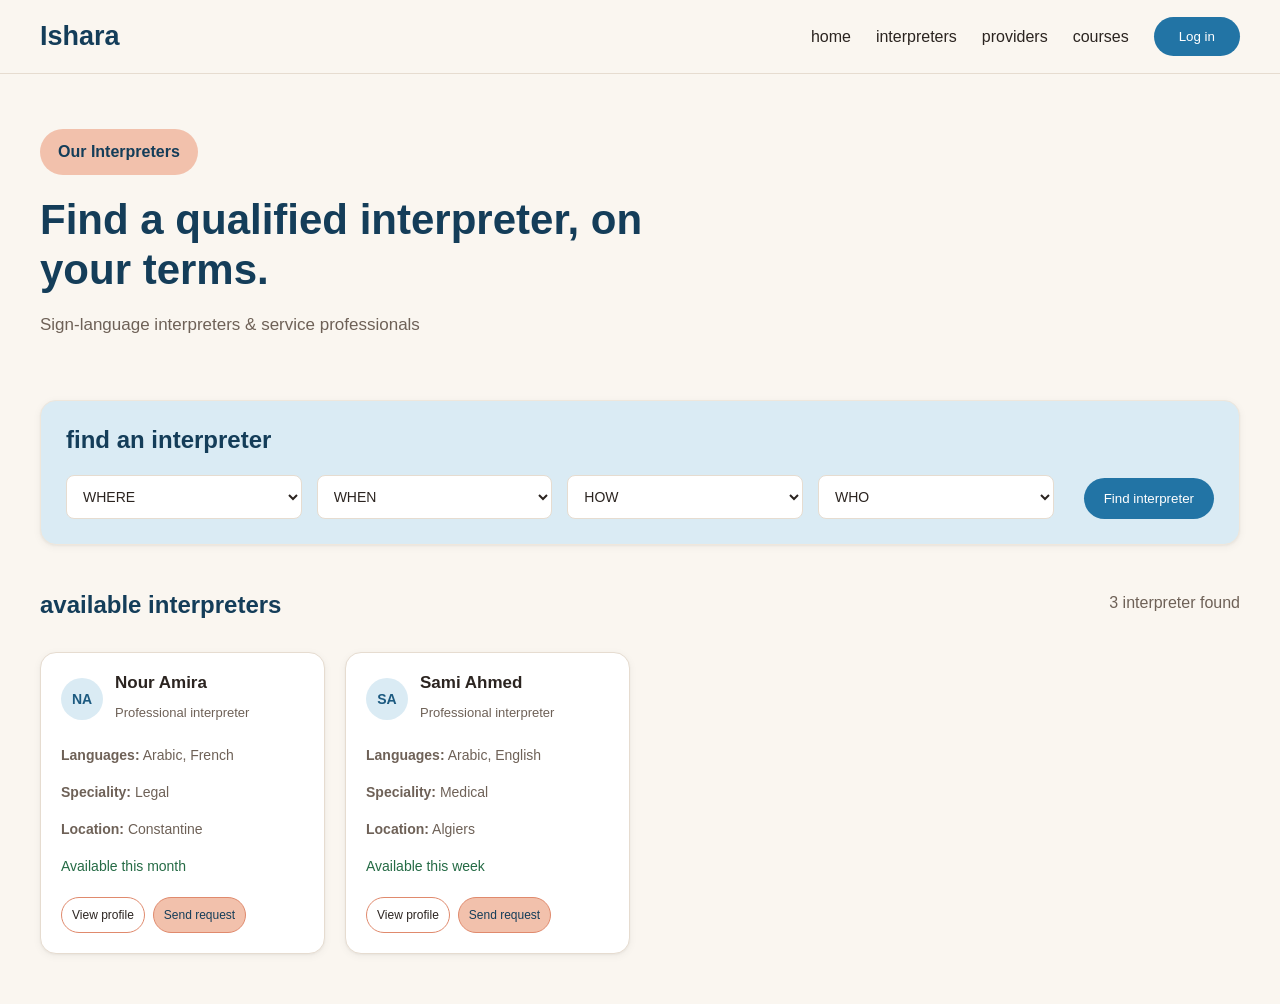
<file: interpreters.html>
<!DOCTYPE html>
<html lang="en">

<head>
    <meta charset="UTF-8">
    <meta name="viewport" content="width=device-width, initial-scale=1.0">
    <title>Ishara-Interpreters</title>
    <link rel="stylesheet" href="css/style.css">
    <link rel="stylesheet" href="css/theme.css">

</head>

<body>
    <header class="head">
        <a href="index.html" class="logo">
            Ishara
        </a>
        <div class="right">
            <nav>
                <a href="index.html">home</a>
                <a href="interpreters.html">interpreters</a>
                <a href="providers.html">providers</a>
                <a href="courses.html">courses</a>
            </nav>
            <button class="login-btn">Log in</button>
        </div>
    </header>
    
    <section class="intro">

        <span class="tag">Our Interpreters</span>

        <h1>Find a qualified interpreter, on your terms.</h1>

        <p>Sign-language interpreters & service professionals</p>
        
    </section>
    <section class="search-section">
        <h2>find an interpreter</h2>
        <div class="filters">
            <div>
                <label for="city"></label>
                <select name="city" id="city" required>
                    <option value="" disabled selected>WHERE</option>
                </select>
            </div>

            <div>
                <label for="date"></label>
                <select name="date" id="date">
                    <option value="" disabled selected>WHEN</option>
                    <option value="day">Today</option>
                    <option value="week">This week</option>
                    <option value="month">This month</option>
                </select>
            </div>
            <div>
                <label for="mode"></label>
                <select name="mode" id="mode">
                    <option value="" disabled selected>HOW</option>
                    <option value="person">In person</option>
                    <option value="online">Online</option>
                </select>
            </div>
            <div>
                <label for="gen"></label>
                <select name="gen" id="gen">
                    <option value="" disabled selected>WHO</option>
                    <option value="F">Female</option>
                    <option value="M">Male</option>
                </select>
            </div>

            <label for="button"></label>
            <button type="button" onclick="filterInterpreters()">Find interpreter</button>
        </div>
    </section>

    <section class="results">
        <div class="results-heading">
            <h2>available interpreters</h2>
            <p id="interpreter-count"> 3 interpreter found</p> <!--use it with js get element by id-->
        </div>
        <div id="interpreter-grid" class="card-grid">
            
        </div>
    </section>

    <script src="js/script.js"></script>
    <script src="js/data.js"></script>
    <script src="js/interpreters.js"></script>
</body>

</html>
</file>
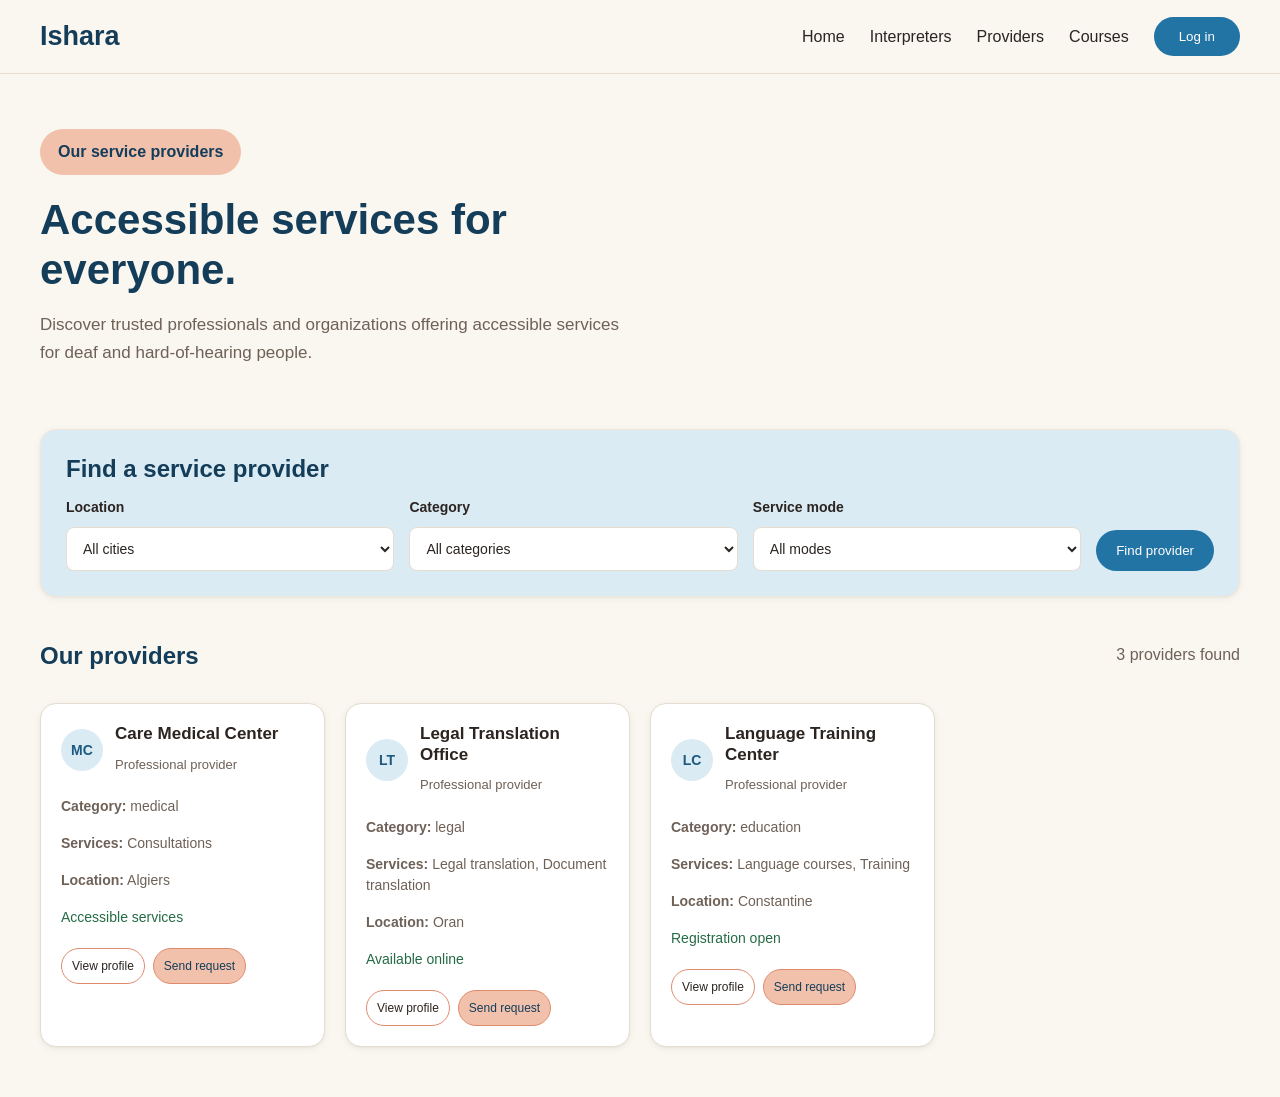
<file: providers.html>
<!DOCTYPE html>
<html lang="en">
<head>
    <meta charset="UTF-8">
    <meta name="viewport" content="width=device-width, initial-scale=1.0">
    <title>Ishara - Providers</title>
    <link rel="stylesheet" href="css/style.css">
    <link rel="stylesheet" href="css/theme.css">
</head>
<body>

    <!-- Header -->
    <header class="head">

        <a href="index.html" class="logo">
            Ishara
        </a>

        <div class="right">
            <nav>
                <a href="index.html">Home</a>
                <a href="interpreters.html">Interpreters</a>
                <a href="providers.html">Providers</a>
                <a href="courses.html">Courses</a>
            </nav>

            <button class="login-btn">Log in</button>
        </div>

    </header>


    <!-- Page introduction -->
    <section class="intro">

        <span class="tag">Our service providers</span>

        <h1>Accessible services for everyone.</h1>

        <p>
            Discover trusted professionals and organizations
            offering accessible services for deaf and
            hard-of-hearing people.
        </p>

    </section>


    <!-- Search filters -->
    <section class="search-section">

        <h2>Find a service provider</h2>

        <div class="filters">

            <div>
                <label for="provider-city">Location</label>
                <select name="provider-city" id="city" required>
                    <option value="" disabled selected>All cities</option>
                    <option value=""></option>
                </select>
            </div>

            <div>
                <label for="category">Category</label>
                <select id="category">
                    <option value="">All categories</option>
                    <option value="medical">Medical</option>
                    <option value="education">Education</option>
                    <option value="legal">Legal</option>
                    <option value="social">Social services</option>
                </select>
            </div>

            <div>
                <label for="provider-mode">Service mode</label>
                <select id="provider-mode">
                    <option value="">All modes</option>
                    <option value="person">In person</option>
                    <option value="online">Online</option>
                </select>
            </div>

            <button type="button" onclick="filterProviders()">
                Find provider
            </button>

        </div>

    </section>


    <!-- Provider cards -->
    <section class="results">

        <div class="results-heading">
            <h2>Our providers</h2>
            <p id="provider-count">3 providers found</p>
        </div>

        <div class="card-grid" id="provider-grid">

            
        </div>

    </section>


    <script src="js/script.js"></script>
    <script src="js/data.js"></script>
    <script src="js/providers.js"></script>

</body>
</html>
</file>
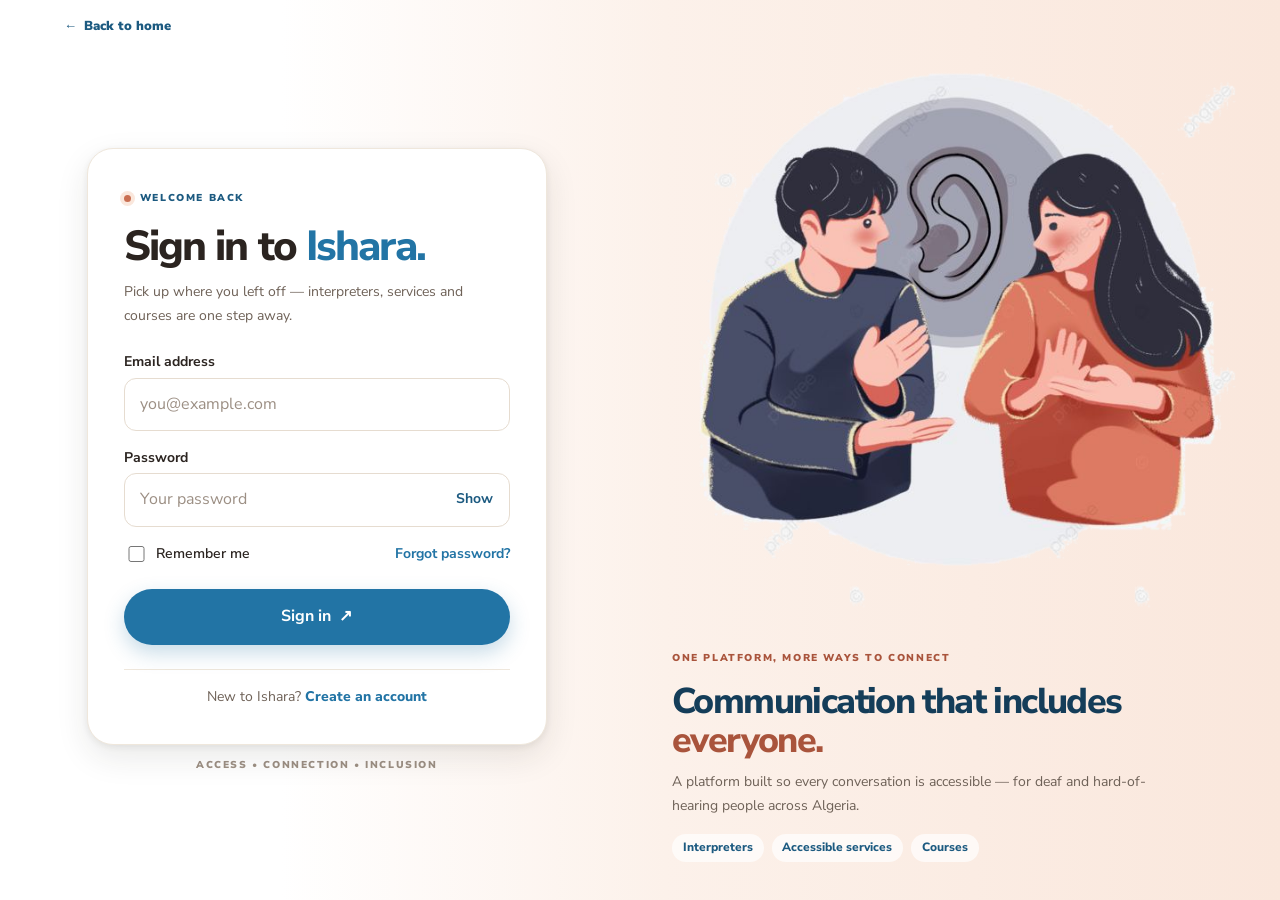
<file: loginpage/login.html>
<!DOCTYPE html>
<html lang="en">
<head>
  <meta charset="utf-8">
  <meta name="viewport" content="width=device-width, initial-scale=1">
  <meta name="theme-color" content="#faf6f0">
  <title>Sign in — Ishara</title>
  <meta name="description" content="Sign in to continue to Ishara.">

  <link rel="preconnect" href="https://fonts.googleapis.com">
  <link rel="preconnect" href="https://fonts.gstatic.com" crossorigin>
  <link href="https://fonts.googleapis.com/css2?family=Nunito+Sans:wght@400;500;600;700;800;900&display=swap" rel="stylesheet">

  <link rel="stylesheet" href="css/theme.css">
  <link rel="stylesheet" href="css/login.css">
</head>
<body>
  <a class="skip-link" href="#signin-form">Skip to sign in form</a>

  <div class="auth-page">

    <!-- ===================== SIGN-IN SIDE ===================== -->
    <main class="auth" id="main">
      <header class="auth-top">
        <a class="text-link" href="../homepage/index.html"><span aria-hidden="true">←</span> Back to home</a>
      </header>

      <div class="auth-inner">
        <div class="auth-card">
          <span class="eyebrow"><span class="eyebrow-dot"></span> WELCOME BACK</span>
          <h1>Sign in to <em>Ishara.</em></h1>
          <p class="auth-lead">Pick up where you left off — interpreters, services and courses are one step away.</p>

          <!-- Shown when the server rejects the credentials -->
          <div class="alert alert-error" id="form-alert" role="alert" hidden>
            <svg width="20" height="20" viewBox="0 0 24 24" fill="none" stroke="currentColor" stroke-width="2.2" stroke-linecap="round" aria-hidden="true"><circle cx="12" cy="12" r="10"/><path d="M12 7v6M12 16.5v.01"/></svg>
            <div>
              <strong>We couldn’t sign you in</strong>
              <p>Check your email and password, then try again.</p>
            </div>
          </div>

          <form class="auth-form" id="signin-form" novalidate>
            <div class="field" id="email-field">
              <label for="email">Email address</label>
              <input type="email" id="email" name="email" autocomplete="email"
                     placeholder="you@example.com" required aria-describedby="email-error">
              <p class="error-message" id="email-error">Enter a valid email address.</p>
            </div>

            <div class="field" id="password-field">
              <label for="password">Password</label>
              <div class="input-wrap">
                <input type="password" id="password" name="password"
                       autocomplete="current-password" placeholder="Your password" required
                       aria-describedby="password-error">
                <button type="button" class="toggle-pw" id="toggle-pw"
                        aria-controls="password" aria-pressed="false">Show</button>
              </div>
              <p class="error-message" id="password-error">Enter your password.</p>
            </div>

            <div class="form-row">
              <div class="check-row">
                <input type="checkbox" id="remember" name="remember">
                <label for="remember">Remember me</label>
              </div>
              <a href="forgot-password.html" class="forgot">Forgot password?</a>
            </div>

            <button type="submit" class="btn btn-primary btn-lg btn-block" id="submit-btn">Sign in <span aria-hidden="true">↗</span></button>
          </form>

          <p class="register">New to Ishara? <a href="register.html">Create an account</a></p>
        </div>

        <p class="auth-foot">Access • Connection • Inclusion</p>
      </div>
    </main>

    <!-- ===================== BRAND SIDE ===================== -->
    <aside class="auth-aside" aria-label="About Ishara">
      <div class="aside-art">
        <img src="images/ishara-login-illustration.png" alt="Two people having a conversation in sign language" width="640" height="640" decoding="async">
      </div>

      <div class="aside-copy">
        <span class="eyebrow eyebrow-light">ONE PLATFORM, MORE WAYS TO CONNECT</span>
        <h2>Communication that includes <em>everyone.</em></h2>
        <p>A platform built so every conversation is accessible — for deaf and hard-of-hearing people across Algeria.</p>
        <ul class="aside-tags" aria-label="What you can do on Ishara">
          <li>Interpreters</li><li>Accessible services</li><li>Courses</li>
        </ul>
      </div>
    </aside>

  </div>

  <script src="js/login.js"></script>
</body>
</html>
</file>
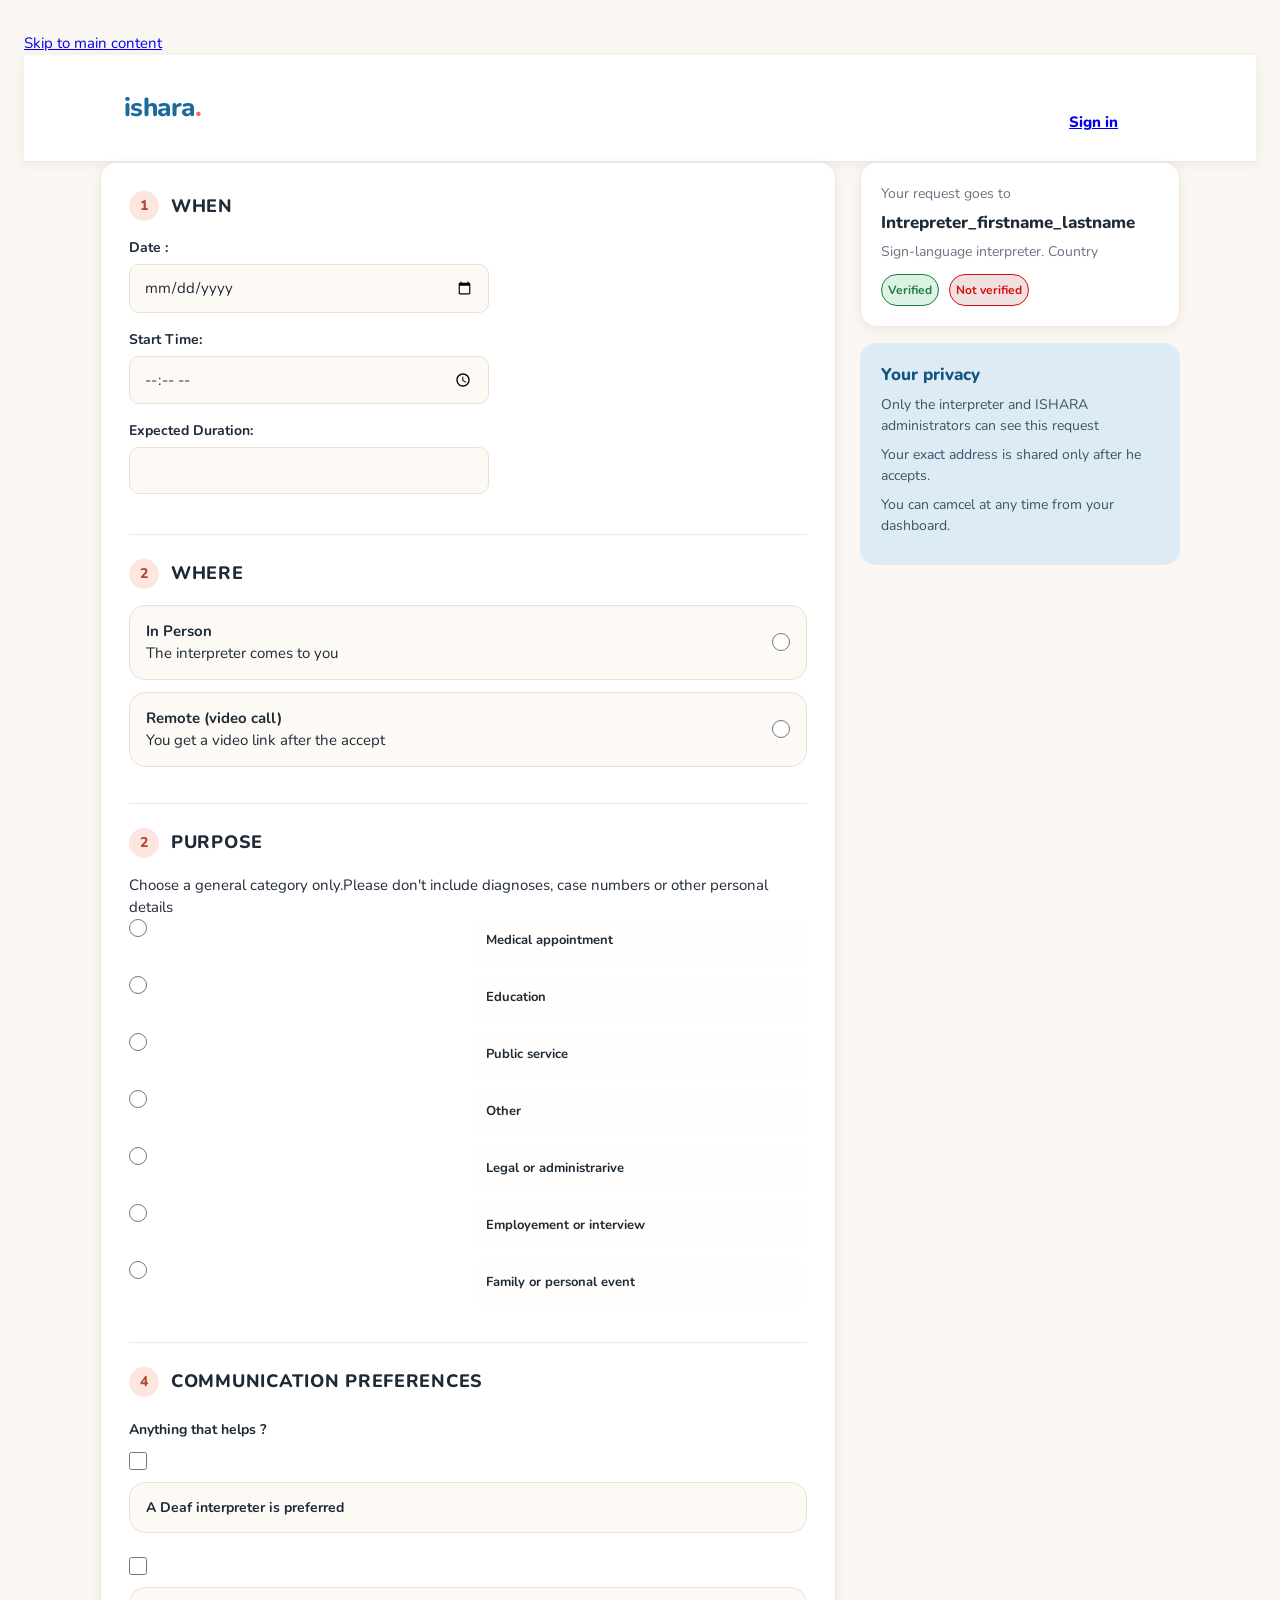
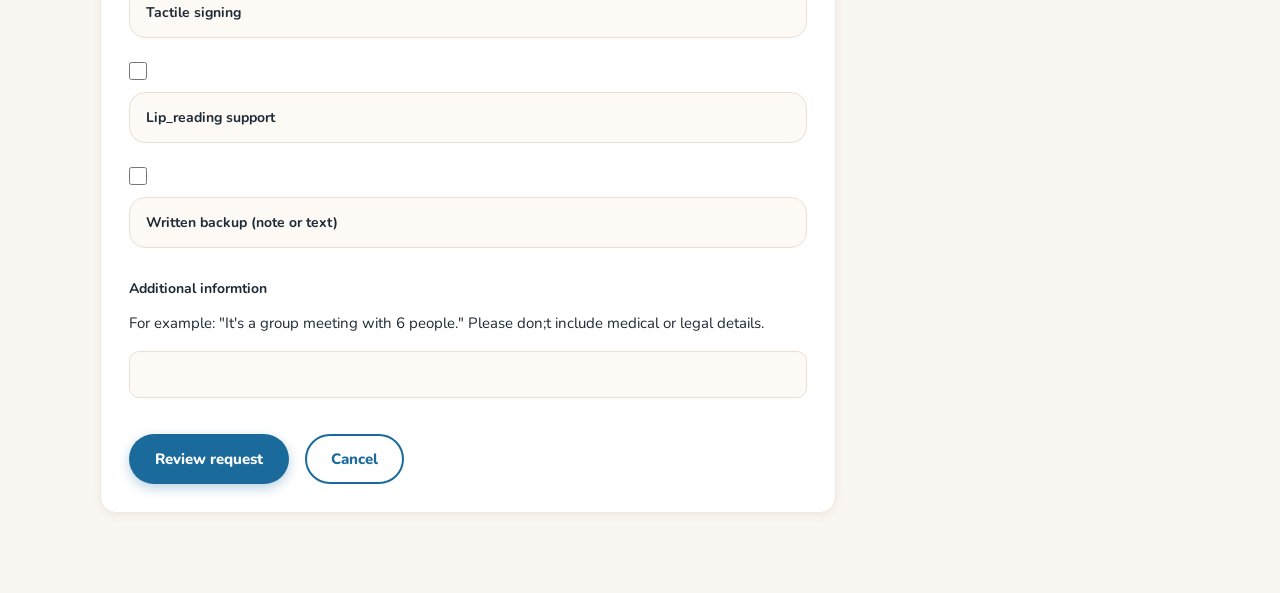
<file: request_interpreter/request.html>
<!DOCTYPE html>
<html lang="en">

<head>
    <meta charset="UTF-8">
    <meta name="viewport" content="width=device-width, initial-scale=1.0">
    <title>Document</title>
    <link rel="stylesheet" href="css/request.css">
    <script src="js/request.js" defer></script>

</head>

<body>
      <a class="skip-link" href="#main">Skip to main content</a>
  <header class="site-header">
    <div class="container site-header__inner">
      <a class="logo" href="#" aria-label="ISHARA home">ishara<span>.</span></a>
      <a class="btn btn--ghost" href="#">Sign in</a>
    </div>
  </header>
    <main>
        <article>
            <form action="https://request.exe/post" methos="post" enctype="multipart/form-data">
                <fieldset>
                    <legend id="When">
                        <h2><span id="first">1 </span> WHEN</h2>

                        <div class="field">
                            <label for="Date">Date :</label>
                            <input type="date" id="Date" name="date" placeholder="dd/mm/yyyy">
                        </div>
                        <div class="field">
                            <label for="start_time">Start Time:</label>
                            <input type="TIME" id="start_time" name="atert_time">
                        </div>
                        <div class="field">
                            <label for="expected_duration">Expected Duration:</label>
                            <input id="expected_duration" name="duration" list="durations">
                            <datalist id="durations">
                                <option value="30 minutes">
                                <option value="1 hour">
                                <option value="2 hours">
                                <option value="5 hours">
                                <option value="half day">
                                <option value="one day">
                                </datalist>
                        </div>

                    </legend>
                    <legend id="Where">
                        <h2><span id="second">2 </span> WHERE</h2>
                        <div class="in_person">
                            <label for="in_person">In Person</label>
                            <input type="radio" name="where" id="in_person">
                            <caption>The interpreter comes to you</caption>

                        </div>
                        <div class="remote">

                            <label for="remote">Remote (video call)</label>
                            <input type="radio" name="where" id="remote">
                            <caption>You get a video link after the accept</caption>

                        </div>
                    </legend>

                    <legend id="purpose">
                        <h2><span id="sthird">2 </span> Purpose</h2>
                        <caption>Choose a general category only.Please don't include diagnoses, case numbers or other
                            personal
                            details</caption>
                        <div class="purpose">

                            <div class="left"></div>
                            <input type="radio" name="purpose" id="medical_appointemetn">
                            <label for="medical_appointemetn">Medical appointment</label>
                            <input type="radio" name="purpose" id="education">
                            <label for="education">Education</label>
                            <input type="radio" name="purpose" id="public_service">
                            <label for="public_service">Public service</label>
                            <input type="radio" name="purpose" id="other">
                            <label for="other">Other</label>
                        </div>
                        <div class="right">
                            <input type="radio" name="purpose" id="legal_administrative">
                            <label for="legal_administrative">Legal or administrarive</label>
                            <input type="radio" name="purpose" id="employement_interview">
                            <label for="employement_interview">Employement or interview</label>
                            <input type="radio" name="purpose" id="family_personal_events">
                            <label for="family_personal_events">Family or personal event</label>

                        </div>

                        </div>
                    </legend>

                    <legend id="communiction_preferences">
                        <h2><span id="fourth">4 </span> Communication preferences</h2>
                        <div class="help">

                            <h4>Anything that helps ?</h4>
                            <input type="checkbox" name="deaf_interpreter" id="deaf_interpreter">
                            <label for="deaf_interpreter">A Deaf interpreter is preferred</label>
                            <input type="checkbox" name="tactile_signing" id="tactile_signing">
                            <label for="tactile_signing">Tactile signing</label>
                            <input type="checkbox" name="lip_reading" id="lip_reading">
                            <label for="lip_reading">Lip_reading support</label>
                            <input type="checkbox" name="written_backup" id="written_backup">
                            <label for="written_backup">Written backup (note or text)</label>
                            <h4>Additional informtion</h4>
                            <caption>For example: "It's a group meeting with 6 people." Please don;t include medical or
                                legal details.</caption>
                            <input type="text" id="additional">


                        </div>
                    </legend>

                </fieldset>
            </form>
            <button id="review_btn" class="btn">Review request</button>
            <button id="cancel_btn" class="btn">Cancel</button>
        </article>

        <aside>
            <div class="interpreter_info">
                <p>Your request goes to</p>
                <h3>Intrepreter_firstname_lastname</h3>
                <p>Sign-language interpreter. Country</p>
                <p>Verified</p>
                <p>Not verified</p>
            </div>
            <div class="privacy">
                <h3>Your privacy</h3>
                <p>Only the interpreter and ISHARA administrators can see this request</p>
                <p>Your exact address is shared only after he accepts.</p>
                <p>You can camcel at any time from your dashboard.</p>
            </div>



        </aside>



    </main>
    <footer>

    </footer>


  
</body>

</html>
</file>
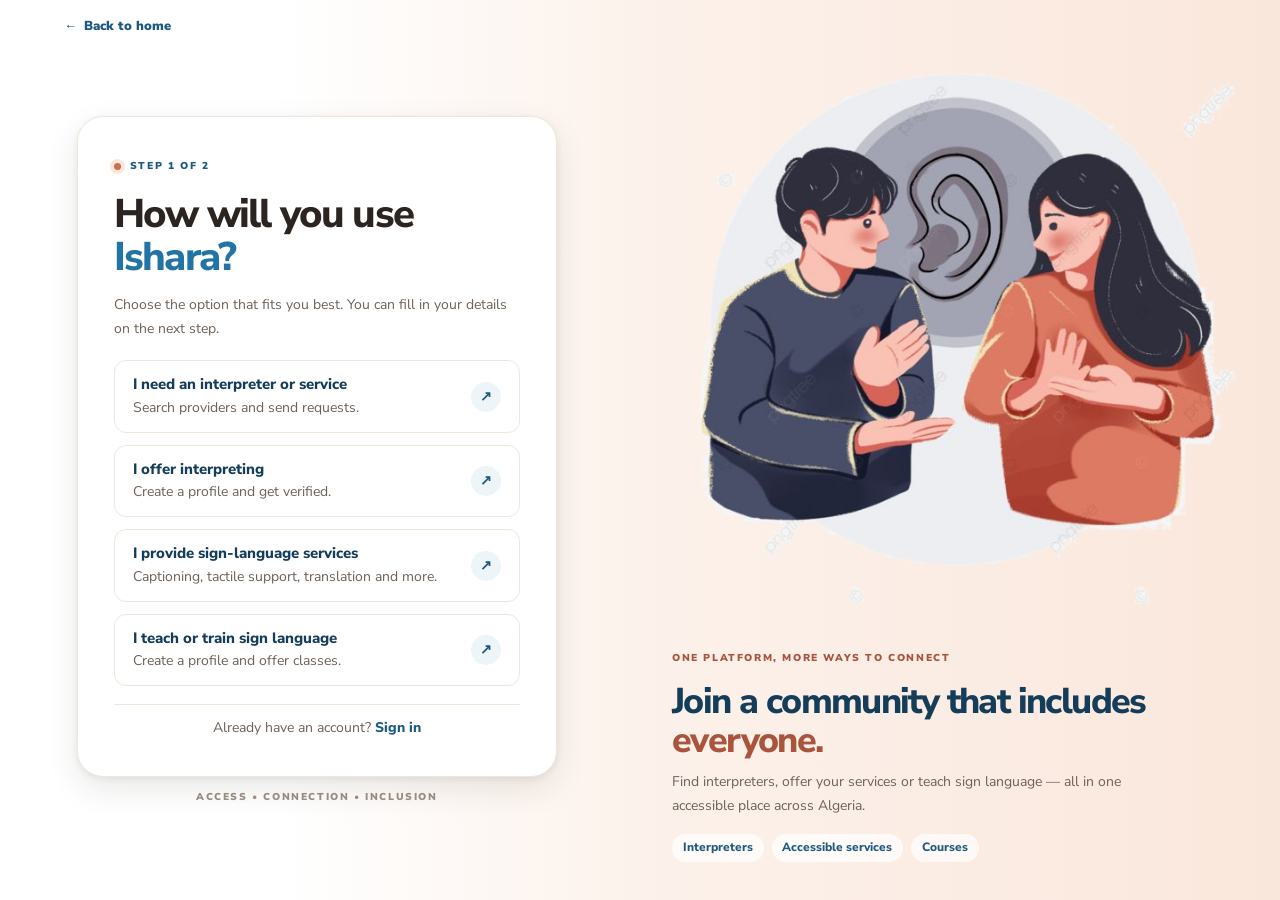
<file: Sign_up/sign_up.html>
<!DOCTYPE html>
<html lang="en">
<head>
  <meta charset="utf-8">
  <meta name="viewport" content="width=device-width, initial-scale=1">
  <meta name="theme-color" content="#faf6f0">
  <title>Create an account — Ishara</title>
  <meta name="description" content="Create your Ishara account.">

  <link rel="preconnect" href="https://fonts.googleapis.com">
  <link rel="preconnect" href="https://fonts.gstatic.com" crossorigin>
  <link href="https://fonts.googleapis.com/css2?family=Nunito+Sans:wght@400;500;600;700;800;900&display=swap" rel="stylesheet">


   <link rel="stylesheet" href="css/sign_up.css">
   <script src="js/sign_up.js" defer></script>
</head>
<body>
  <a class="skip-link" href="#main">Skip to main content</a>

  <div class="auth-page">

    <!-- ===================== SIGN-UP SIDE ===================== -->
    <main class="auth" id="main">
      <header class="auth-top">
        <a class="text-link" href="../homepage/index.html"><span aria-hidden="true">←</span> Back to home</a>
      </header>

      <div class="auth-inner">
        <div class="auth-card">

          <!-- ============ STEP 1 : choose a role ============ -->
          <section class="panel" id="panel-roles" aria-labelledby="step1-title">
            <div class="panel-head">
              <span class="eyebrow"><span class="eyebrow-dot"></span> STEP 1 OF 2</span>
              <h1 id="step1-title">How will you use <em>Ishara?</em></h1>
              <p class="auth-lead">Choose the option that fits you best. You can fill in your details on the next step.</p>
            </div>

            <div class="panel-body">
              <nav aria-labelledby="step1-title">
                <ul class="role-list">
                  <li>
                    <a class="role-card" href="#customer" data-role="customer">
                      <span class="role-text">
                        <span class="role-title">I need an interpreter or service</span>
                        <span class="role-desc">Search providers and send requests.</span>
                      </span>
                      <span class="role-arrow" aria-hidden="true">↗</span>
                    </a>
                  </li>
                  <li>
                    <a class="role-card" href="#interpreter" data-role="interpreter">
                      <span class="role-text">
                        <span class="role-title">I offer interpreting</span>
                        <span class="role-desc">Create a profile and get verified.</span>
                      </span>
                      <span class="role-arrow" aria-hidden="true">↗</span>
                    </a>
                  </li>
                  <li>
                    <a class="role-card" href="#provider" data-role="provider">
                      <span class="role-text">
                        <span class="role-title">I provide sign-language services</span>
                        <span class="role-desc">Captioning, tactile support, translation and more.</span>
                      </span>
                      <span class="role-arrow" aria-hidden="true">↗</span>
                    </a>
                  </li>
                  <li>
                    <a class="role-card" href="#teacher" data-role="teacher">
                      <span class="role-text">
                        <span class="role-title">I teach or train sign language</span>
                        <span class="role-desc">Create a profile and offer classes.</span>
                      </span>
                      <span class="role-arrow" aria-hidden="true">↗</span>
                    </a>
                  </li>
                </ul>
              </nav>
            </div>

            <p class="register panel-foot">Already have an account? <a href="login.html">Sign in</a></p>
          </section>

          <!-- ============ STEP 2 : your details ============ -->
          <section class="panel" id="panel-details" aria-labelledby="step2-title" hidden>
            <div class="panel-head">
              <span class="eyebrow"><span class="eyebrow-dot"></span> STEP 2 OF 2</span>
              <h1 id="step2-title" tabindex="-1">Your details</h1>
            </div>

            <form id="details-form" class="panel-form" action="register.php" method="post" novalidate>
              <div class="panel-body">
                <input type="hidden" name="role" id="role-input" value="">
                <div class="error-summary" tabindex="-1" role="alert" hidden></div>

                <!-- ---------- Common fields ---------- -->
                <div class="field">
                  <label for="name">Full name</label>
                  <input type="text" id="name" name="name" autocomplete="name" required data-error-required="Enter your full name.">
                  <p class="field-error" data-error-for="name" hidden></p>
                </div>

                <div class="field">
                  <label for="email">Email</label>
                  <input type="email" id="email" name="email" autocomplete="email" required data-error-required="Enter your email address." data-error-type="Enter a valid email address.">
                  <p class="field-error" data-error-for="email" hidden></p>
                </div>

                <div class="field">
                  <label for="password">Password</label>
                  <p class="hint" id="pw-hint">At least 10 characters.</p>
                  <div class="password-wrap">
                    <input type="password" id="password" name="password" autocomplete="new-password" minlength="10" required aria-describedby="pw-hint" data-error-required="Create a password." data-error-min="Your password must be at least 10 characters.">
                    <button class="btn btn-secondary password-toggle" type="button" aria-controls="password" aria-pressed="false" aria-label="Show password">Show</button>
                  </div>
                  <p class="field-error" data-error-for="password" hidden></p>
                </div>

                <div class="field">
                  <label for="confirm">Confirm password</label>
                  <input type="password" id="confirm" autocomplete="new-password" required data-match="password" data-error-required="Enter your password again." data-error-match="The passwords don't match.">
                  <p class="field-error" data-error-for="confirm" hidden></p>
                </div>

                <!-- ---------- Customer only ---------- -->
                <fieldset class="role-fields" data-role="customer" hidden disabled>
                  <div class="field">
                    <label for="c-comm">How do you prefer to communicate? <span class="optional">(optional)</span></label>
                    <select id="c-comm" name="comm_pref">
                      <option value="">No preference</option>
                      <option>Sign language</option>
                      <option>Written text</option>
                      <option>Video call</option>
                    </select>
                  </div>
                  <div class="field">
                    <label for="c-city">City <span class="optional">(optional)</span></label>
                    <select id="c-city" name="city">
                      <option value="">Choose…</option>
                      <option>Amman</option><option>Irbid</option><option>Zarqa</option><option>Aqaba</option>
                    </select>
                  </div>
                </fieldset>

                <!-- ---------- Interpreter only ---------- -->
                <fieldset class="role-fields" data-role="interpreter" hidden disabled>
                  <div class="field">
                    <label for="i-service">Main service</label>
                    <select id="i-service" name="service" required data-error-required="Choose your main service.">
                      <option value="">Choose…</option>
                      <option>Sign-language interpretation</option>
                      <option>Deaf interpreter</option>
                      <option>Tactile / DeafBlind interpreting</option>
                    </select>
                    <p class="field-error" data-error-for="i-service" hidden></p>
                  </div>
                  <div class="field">
                    <label for="i-city">City</label>
                    <select id="i-city" name="city" required data-error-required="Choose your city.">
                      <option value="">Choose…</option>
                      <option>Amman</option><option>Irbid</option><option>Zarqa</option><option>Aqaba</option>
                    </select>
                    <p class="field-error" data-error-for="i-city" hidden></p>
                  </div>
                  <div class="field">
                    <label for="i-exp">Years of experience</label>
                    <input type="number" id="i-exp" name="experience" min="0" max="60" required data-error-required="Enter your years of experience.">
                    <p class="field-error" data-error-for="i-exp" hidden></p>
                  </div>
                  <div class="field">
                    <label for="i-cert">Certification <span class="optional">(optional)</span></label>
                    <input type="text" id="i-cert" name="certification">
                  </div>
                </fieldset>

                <!-- ---------- Provider only ---------- -->
                <fieldset class="role-fields" data-role="provider" hidden disabled>
                  <div class="field">
                    <label for="p-org">Business or organization name <span class="optional">(optional)</span></label>
                    <input type="text" id="p-org" name="org">
                  </div>
                  <div class="field">
                    <label for="p-service">Main service</label>
                    <select id="p-service" name="service" required data-error-required="Choose your main service.">
                      <option value="">Choose…</option>
                      <option>Captioning &amp; note-taking</option>
                      <option>Tactile / DeafBlind support</option>
                      <option>Document translation</option>
                      <option>Other</option>
                    </select>
                    <p class="field-error" data-error-for="p-service" hidden></p>
                  </div>
                  <div class="field">
                    <label for="p-city">City</label>
                    <select id="p-city" name="city" required data-error-required="Choose your city.">
                      <option value="">Choose…</option>
                      <option>Amman</option><option>Irbid</option><option>Zarqa</option><option>Aqaba</option>
                    </select>
                    <p class="field-error" data-error-for="p-city" hidden></p>
                  </div>
                  <div class="field">
                    <label for="p-phone">Phone number</label>
                    <input type="tel" id="p-phone" name="phone" autocomplete="tel" required data-error-required="Enter a phone number.">
                    <p class="field-error" data-error-for="p-phone" hidden></p>
                  </div>
                </fieldset>

                <!-- ---------- Teacher only ---------- -->
                <fieldset class="role-fields" data-role="teacher" hidden disabled>
                  <div class="field">
                    <label for="t-subject">What do you teach?</label>
                    <select id="t-subject" name="subject" required data-error-required="Choose what you teach.">
                      <option value="">Choose…</option>
                      <option>Sign language classes</option>
                      <option>Interpreter training</option>
                      <option>Private tutoring</option>
                      <option>Workshops for organizations</option>
                    </select>
                    <p class="field-error" data-error-for="t-subject" hidden></p>
                  </div>
                  <div class="field">
                    <label for="t-mode">Teaching mode</label>
                    <select id="t-mode" name="mode" required data-error-required="Choose a teaching mode.">
                      <option value="">Choose…</option>
                      <option>In person</option>
                      <option>Online</option>
                      <option>Both</option>
                    </select>
                    <p class="field-error" data-error-for="t-mode" hidden></p>
                  </div>
                  <div class="field">
                    <label for="t-city">City</label>
                    <select id="t-city" name="city" required data-error-required="Choose your city.">
                      <option value="">Choose…</option>
                      <option>Amman</option><option>Irbid</option><option>Zarqa</option><option>Aqaba</option>
                    </select>
                    <p class="field-error" data-error-for="t-city" hidden></p>
                  </div>
                  <div class="field">
                    <label for="t-exp">Years of teaching experience</label>
                    <input type="number" id="t-exp" name="experience" min="0" max="60" required data-error-required="Enter your years of experience.">
                    <p class="field-error" data-error-for="t-exp" hidden></p>
                  </div>
                </fieldset>
              </div>

              <div class="form-actions">
                <button class="btn btn-primary btn-lg" type="submit">Create account</button>
                <button class="btn btn-outline btn-lg" type="button" id="back-btn">Back</button>
              </div>
            </form>

            <p class="register panel-foot">Already have an account? <a href="login.html">Sign in</a></p>
          </section>

        </div>

        <p class="auth-foot">Access • Connection • Inclusion</p>
      </div>
    </main>

    <!-- ===================== BRAND SIDE ===================== -->
    <aside class="auth-aside" aria-label="About Ishara">
      <div class="aside-art">
        <img src="3.png" alt="Two people having a conversation in sign language" width="640" height="640" decoding="async">
      </div>

      <div class="aside-copy">
        <span class="eyebrow eyebrow-light">ONE PLATFORM, MORE WAYS TO CONNECT</span>
        <h2>Join a community that includes <em>everyone.</em></h2>
        <p>Find interpreters, offer your services or teach sign language — all in one accessible place across Algeria.</p>
        <ul class="aside-tags" aria-label="What you can do on Ishara">
          <li>Interpreters</li><li>Accessible services</li><li>Courses</li>
        </ul>
      </div>
    </aside>

  </div>

</body>
</html>
</file>
<file: homepage/css/theme.css>
/* ==========================================================================
   ISHARA — Design System / Theme
   "Warm Calm" — ivory & beige surfaces, muted salmon accents, trust-blue
   primary. Built for the ISHARA accessibility platform (frontend-first).
   --------------------------------------------------------------------------
   HOW TO USE THIS FILE
   1. Link it on EVERY page:  <link rel="stylesheet" href="css/theme.css">
   2. Use the class names documented in components.html.
   3. Change colors ONLY in :root below — the whole site updates at once.
   ========================================================================== */

/* --------------------------------------------------------------------------
   1. DESIGN TOKENS (CSS custom properties)
   -------------------------------------------------------------------------- */
:root {
  /* --- Color: neutrals (warm) --- */
  --ink:        #2b2420;   /* main text — dark warm brown            */
  --ink-soft:   #6e6157;   /* secondary text                          */
  --ink-faint:  #9c8f84;   /* placeholders, timestamps                */
  --bg:         #faf6f0;   /* page background — ivory                 */
  --bg-2:       #f1e9de;   /* alternate background — warm beige       */
  --surface:    #ffffff;   /* cards, forms, tables                    */
  --line:       #e6dcd0;   /* borders, dividers                       */
  --line-soft:  #efe7dc;

  /* --- Color: brand blue (trust, primary actions) --- */
  --brand-900:  #143d59;
  --brand-700:  #1c5a80;
  --brand-600:  #2274a5;   /* PRIMARY buttons, links                  */
  --brand-500:  #3a8bb8;
  --brand-100:  #daebf4;
  --brand-50:   #edf5f9;

  /* --- Color: salmon / peach (ISHARA warmth, secondary accent) --- */
  --peach-700:  #a9543c;   /* peach text (AA on ivory)                */
  --peach-600:  #c96f52;
  --peach-500:  #e08a6d;
  --peach-300:  #f2c1ac;
  --peach-100:  #fae7dc;
  --peach-50:   #fcf1ea;

  /* --- Color: status palette (icon + label always, never color alone) --- */
  --st-pending-fg:   #8a6d1f;   --st-pending-bg:   #f9efd3;   --st-pending-line: #e8d9a8;
  --st-accepted-fg:  #256b45;   --st-accepted-bg:  #dcefe2;   --st-accepted-line:#b8dcc6;
  --st-declined-fg:  #a63d33;   --st-declined-bg:  #f8e1dd;   --st-declined-line:#ecc7c1;
  --st-cancelled-fg: #6b655e;   --st-cancelled-bg: #ebe7e1;   --st-cancelled-line:#d9d2c9;
  --st-completed-fg: #1f6b6b;   --st-completed-bg: #dbeeea;   --st-completed-line:#b5dcd8;
  --st-verified-fg:  #1c5a80;   --st-verified-bg:  #daebf4;   --st-verified-line:#b6d5e6;

  /* --- Color: feedback --- */
  --ok:       #256b45;
  --ok-bg:    #dcefe2;
  --error:    #a63d33;
  --error-bg: #f8e1dd;
  --info:     #1c5a80;
  --info-bg:  #daebf4;

  /* --- Typography --- */
  --font-body: "Nunito Sans", "Segoe UI", Tahoma, Arial, sans-serif;
  --fs-xs:  .75rem;      /* 12px  */
  --fs-sm:  .875rem;     /* 14px  */
  --fs-md:  1rem;        /* 16px  */
  --fs-lg:  1.25rem;     /* 20px  */
  --fs-xl:  1.5rem;      /* 24px  */
  --fs-2xl: 2rem;        /* 32px  */
  --lh-tight: 1.2;
  --lh-body:  1.6;

  /* --- Spacing scale (use multiples of 4px) --- */
  --sp-1: .25rem;  --sp-2: .5rem;  --sp-3: .75rem; --sp-4: 1rem;
  --sp-5: 1.5rem;  --sp-6: 2rem;   --sp-7: 3rem;

  /* --- Shape & elevation --- */
  --radius-sm: 8px;
  --radius:    12px;
  --radius-lg: 16px;
  --shadow-1: 0 1px 2px rgba(43,36,32,.05), 0 2px 8px rgba(43,36,32,.05);
  --shadow-2: 0 2px 6px rgba(43,36,32,.07), 0 12px 32px rgba(43,36,32,.10);

  /* --- Focus ring (accessibility: ALWAYS visible) --- */
  --ring: 0 0 0 3px rgba(34,116,165,.45);

  /* --- Motion --- */
  --speed: 160ms;
}

/* --------------------------------------------------------------------------
   2. RESET & BASE
   -------------------------------------------------------------------------- */
*, *::before, *::after { box-sizing: border-box; }

/* The hidden attribute must ALWAYS win, even over .btn display rules */
[hidden] { display: none !important; }

html { scroll-behavior: smooth; }

body {
  margin: 0;
  font-family: var(--font-body);
  font-size: var(--fs-md);
  line-height: var(--lh-body);
  color: var(--ink);
  background: var(--bg);
  -webkit-font-smoothing: antialiased;
}

img, svg { max-width: 100%; display: block; }

h1, h2, h3, h4 { line-height: var(--lh-tight); margin: 0 0 var(--sp-3); font-weight: 800; }
h1 { font-size: var(--fs-2xl); }
h2 { font-size: var(--fs-xl); }
h3 { font-size: var(--fs-lg); }
h4 { font-size: var(--fs-md); }
p  { margin: 0 0 var(--sp-4); }

a { color: var(--brand-600); text-decoration-thickness: 1px; text-underline-offset: 2px; }
a:hover { color: var(--brand-700); }

ul, ol { margin: 0 0 var(--sp-4); padding-left: 1.25rem; }

/* Keyboard focus — visible on EVERY interactive element */
:focus-visible {
  outline: none;
  box-shadow: var(--ring);
  border-radius: var(--radius-sm);
}

/* Skip link — first Tab press reveals it */
.skip-link {
  position: absolute; left: var(--sp-4); top: -100px;
  background: var(--brand-700); color: #fff;
  padding: var(--sp-2) var(--sp-4); border-radius: var(--radius-sm);
  z-index: 200; transition: top var(--speed);
}
.skip-link:focus { top: var(--sp-4); color: #fff; }

/* Screen-reader-only helper */
.visually-hidden {
  position: absolute; width: 1px; height: 1px;
  margin: -1px; padding: 0; border: 0;
  clip: rect(0 0 0 0); overflow: hidden; white-space: nowrap;
}

/* --------------------------------------------------------------------------
   3. TYPOGRAPHY HELPERS
   -------------------------------------------------------------------------- */
.micro-label {
  font-size: var(--fs-xs);
  font-weight: 800;
  letter-spacing: .09em;
  text-transform: uppercase;
  color: var(--ink-soft);
}

.muted    { color: var(--ink-soft); }
.faint    { color: var(--ink-faint); font-size: var(--fs-sm); }
.lead     { font-size: var(--fs-lg); color: var(--ink-soft); }
.num      { font-variant-numeric: tabular-nums; }

.text-brand { color: var(--brand-700); }
.text-peach { color: var(--peach-700); }

/* --------------------------------------------------------------------------
   4. BUTTONS
   -------------------------------------------------------------------------- */
.btn {
  display: inline-flex; align-items: center; justify-content: center; gap: var(--sp-2);
  font: inherit; font-weight: 700; font-size: var(--fs-sm);
  padding: .625rem 1.15rem;
  border-radius: 999px; border: 2px solid transparent;
  cursor: pointer; text-decoration: none; white-space: nowrap;
  transition: background var(--speed), border-color var(--speed),
              color var(--speed), transform var(--speed);
}
.btn:active { transform: translateY(1px); }
.btn:disabled { opacity: .55; cursor: not-allowed; }

.btn-primary      { background: var(--brand-600); color: #fff; }
.btn-primary:hover { background: var(--brand-700); color: #fff; }

.btn-peach        { background: var(--peach-600); color: #fff; }
.btn-peach:hover  { background: var(--peach-700); color: #fff; }

.btn-outline      { background: var(--surface); color: var(--brand-700); border-color: var(--brand-600); }
.btn-outline:hover { background: var(--brand-50); }

.btn-ghost        { background: transparent; color: var(--ink-soft); }
.btn-ghost:hover  { background: var(--bg-2); color: var(--ink); }

.btn-danger       { background: var(--surface); color: var(--error); border-color: var(--error); }
.btn-danger:hover { background: var(--error-bg); }

.btn-sm           { padding: .35rem .8rem; font-size: var(--fs-xs); }
.btn-lg           { padding: .8rem 1.6rem; font-size: var(--fs-md); }
.btn-block        { width: 100%; }

/* --------------------------------------------------------------------------
   5. STATUS PILLS — icon + text + color (never color alone!)
   -------------------------------------------------------------------------- */
.status {
  display: inline-flex; align-items: center; gap: .4em;
  font-size: var(--fs-xs); font-weight: 800; letter-spacing: .02em;
  padding: .28em .8em; border-radius: 999px; border: 1px solid transparent;
  white-space: nowrap;
}
.status::before { font-size: 1em; line-height: 1; }

.status-pending   { background: var(--st-pending-bg);   color: var(--st-pending-fg);   border-color: var(--st-pending-line); }
.status-pending::before   { content: "\231B"; }   /* hourglass */
.status-accepted  { background: var(--st-accepted-bg);  color: var(--st-accepted-fg);  border-color: var(--st-accepted-line); }
.status-accepted::before  { content: "\2713"; }   /* check     */
.status-declined  { background: var(--st-declined-bg);  color: var(--st-declined-fg);  border-color: var(--st-declined-line); }
.status-declined::before  { content: "\2715"; }   /* cross     */
.status-cancelled { background: var(--st-cancelled-bg); color: var(--st-cancelled-fg); border-color: var(--st-cancelled-line); }
.status-cancelled::before { content: "\2298"; }   /* circled slash */
.status-completed { background: var(--st-completed-bg); color: var(--st-completed-fg); border-color: var(--st-completed-line); }
.status-completed::before { content: "\2605"; }   /* star      */
.status-verified  { background: var(--st-verified-bg);  color: var(--st-verified-fg);  border-color: var(--st-verified-line); }
.status-verified::before  { content: "\2713"; }

/* Small tags / chips (services, languages) */
.chip {
  display: inline-flex; align-items: center;
  font-size: var(--fs-xs); font-weight: 700;
  padding: .25em .75em; border-radius: 999px;
  background: var(--peach-100); color: var(--peach-700);
}
.chip-blue { background: var(--brand-50); color: var(--brand-700); }

/* --------------------------------------------------------------------------
   6. CARDS & PANELS
   -------------------------------------------------------------------------- */
.card {
  background: var(--surface);
  border: 1px solid var(--line-soft);
  border-radius: var(--radius-lg);
  box-shadow: var(--shadow-1);
}
.card-header {
  display: flex; align-items: center; justify-content: space-between; gap: var(--sp-3);
  padding: var(--sp-4) var(--sp-5);
  border-bottom: 1px solid var(--line-soft);
}
.card-header h3 { margin: 0; }
.card-body   { padding: var(--sp-5); }
.card-footer { padding: var(--sp-4) var(--sp-5); border-top: 1px solid var(--line-soft); }

/* --------------------------------------------------------------------------
   7. FORMS
   -------------------------------------------------------------------------- */
.field { margin-bottom: var(--sp-4); }
.field label {
  display: block;
  font-weight: 700; font-size: var(--fs-sm);
  margin-bottom: var(--sp-1);
}
.field .hint { font-size: var(--fs-xs); color: var(--ink-soft); margin-top: .3em; }
.required::after { content: " *"; color: var(--peach-700); }

input[type="text"], input[type="email"], input[type="tel"],
input[type="date"], input[type="time"], input[type="search"],
input[type="password"], input[type="number"], input[type="url"],
select, textarea {
  width: 100%;
  font: inherit; font-size: var(--fs-sm); color: var(--ink);
  background: var(--surface);
  border: 1.5px solid var(--line);
  border-radius: var(--radius-sm);
  padding: .6rem .8rem;
  transition: border-color var(--speed), box-shadow var(--speed);
}
input::placeholder, textarea::placeholder { color: var(--ink-faint); }

input:focus-visible, select:focus-visible, textarea:focus-visible {
  border-color: var(--brand-600);
  box-shadow: var(--ring);
  outline: none;
}

textarea { min-height: 110px; resize: vertical; }

/* Inline validation states */
.field-error input, .field-error select, .field-error textarea { border-color: var(--error); }
.error-message {
  display: none;
  font-size: var(--fs-xs); font-weight: 700; color: var(--error);
  margin-top: .3em;
}
.field-error .error-message { display: block; }

fieldset {
  border: 1px solid var(--line); border-radius: var(--radius);
  padding: var(--sp-4); margin: 0 0 var(--sp-4);
}
legend { font-weight: 800; font-size: var(--fs-sm); padding: 0 var(--sp-2); }

/* Checkbox / radio rows */
.check-row { display: flex; align-items: center; gap: var(--sp-2); margin-bottom: var(--sp-2); }
.check-row label { font-weight: 600; font-size: var(--fs-sm); margin: 0; }
input[type="checkbox"], input[type="radio"] { width: 1.05rem; height: 1.05rem; accent-color: var(--brand-600); }

/* --------------------------------------------------------------------------
   8. TABLES
   -------------------------------------------------------------------------- */
.table-wrap { overflow-x: auto; border-radius: var(--radius-lg); }
table.table {
  width: 100%; border-collapse: collapse;
  background: var(--surface);
  font-size: var(--fs-sm);
}
.table th {
  text-align: left; font-size: var(--fs-xs); font-weight: 800;
  letter-spacing: .07em; text-transform: uppercase; color: var(--ink-soft);
  background: var(--bg-2);
  padding: .7rem .9rem; border-bottom: 2px solid var(--line);
  white-space: nowrap;
}
.table td { padding: .75rem .9rem; border-bottom: 1px solid var(--line-soft); vertical-align: middle; }
.table tbody tr:last-child td { border-bottom: 0; }
.table tbody tr:hover { background: var(--peach-50); }
.table .actions { display: flex; gap: var(--sp-2); justify-content: flex-end; }

/* --------------------------------------------------------------------------
   9. ALERTS & BANNERS
   -------------------------------------------------------------------------- */
.alert {
  display: flex; gap: var(--sp-3); align-items: flex-start;
  padding: var(--sp-4); border-radius: var(--radius);
  font-size: var(--fs-sm); border: 1px solid transparent;
  margin-bottom: var(--sp-4);
}
.alert strong { display: block; margin-bottom: .15em; }
.alert p { margin: 0; }
.alert-info    { background: var(--info-bg);  color: var(--info);  border-color: var(--brand-100); }
.alert-success { background: var(--ok-bg);    color: var(--ok);    border-color: #b8dcc6; }
.alert-warn    { background: var(--st-pending-bg); color: var(--st-pending-fg); border-color: var(--st-pending-line); }
.alert-error   { background: var(--error-bg); color: var(--error); border-color: #ecc7c1; }

/* --------------------------------------------------------------------------
   10. TOASTS (action feedback)
   -------------------------------------------------------------------------- */
.toast-region {
  position: fixed; bottom: var(--sp-4); right: var(--sp-4);
  display: flex; flex-direction: column; gap: var(--sp-2);
  z-index: 300; max-width: min(360px, calc(100vw - 2rem));
}
.toast {
  display: flex; align-items: flex-start; gap: var(--sp-2);
  background: var(--ink); color: #fdfbf8;
  border-radius: var(--radius); padding: .8rem 1rem;
  box-shadow: var(--shadow-2); font-size: var(--fs-sm); font-weight: 600;
  animation: toast-in 220ms ease-out;
  border-left: 4px solid var(--peach-500);
}
.toast-success { border-left-color: #6fbf8f; }
.toast-error   { border-left-color: #e08a80; }
@keyframes toast-in { from { opacity: 0; transform: translateY(8px); } to { opacity: 1; transform: none; } }

/* --------------------------------------------------------------------------
   11. DIALOG (native <dialog>) & OVERLAYS
   -------------------------------------------------------------------------- */
dialog {
  border: 0; padding: 0;
  border-radius: var(--radius-lg);
  background: var(--surface); color: var(--ink);
  box-shadow: var(--shadow-2);
  width: min(560px, calc(100vw - 2rem));
}
dialog::backdrop { background: rgba(43, 36, 32, .45); }
dialog .card-header { border-radius: var(--radius-lg) var(--radius-lg) 0 0; }
dialog .card-body { padding: var(--sp-5); }

.detail-grid { display: grid; grid-template-columns: 1fr 1fr; gap: var(--sp-3) var(--sp-5); }
.detail-grid dt { font-size: var(--fs-xs); font-weight: 800; letter-spacing: .06em; text-transform: uppercase; color: var(--ink-soft); }
.detail-grid dd { margin: .15em 0 0; font-weight: 600; }

/* --------------------------------------------------------------------------
   12. AVATARS & BADGES
   -------------------------------------------------------------------------- */
.avatar {
  display: inline-flex; align-items: center; justify-content: center;
  width: 42px; height: 42px; border-radius: 50%;
  background: var(--brand-100); color: var(--brand-700);
  font-weight: 800; font-size: var(--fs-sm);
  flex: none;
}
.avatar-peach { background: var(--peach-100); color: var(--peach-700); }
.avatar-lg    { width: 72px; height: 72px; font-size: var(--fs-xl); }

.person { display: flex; align-items: center; gap: var(--sp-3); min-width: 0; }
.person .name  { font-weight: 800; line-height: 1.25; }
.person .sub   { font-size: var(--fs-xs); color: var(--ink-soft); }

/* Rating stars (reviews) */
.stars { color: var(--peach-600); letter-spacing: .1em; font-size: var(--fs-sm); }

/* --------------------------------------------------------------------------
   13. EMPTY STATE
   -------------------------------------------------------------------------- */
.empty {
  text-align: center; padding: var(--sp-7) var(--sp-5);
  color: var(--ink-soft);
}
.empty .glyph { font-size: 2rem; margin-bottom: var(--sp-2); }
.empty h4 { color: var(--ink); margin-bottom: var(--sp-1); }
.empty p  { font-size: var(--fs-sm); margin: 0 auto; max-width: 42ch; }

/* --------------------------------------------------------------------------
   14. REDUCED MOTION (accessibility)
   -------------------------------------------------------------------------- */
@media (prefers-reduced-motion: reduce) {
  html { scroll-behavior: auto; }
  *, *::before, *::after { animation-duration: .01ms !important; transition-duration: .01ms !important; }
}
</file>
<file: homepage/css/home.css>
/* ==========================================================================
   ISHARA — Homepage
   Built on css/theme.css design tokens ("Warm Calm").
   Accent rule: Ishara orange (--peach-500/600) marks active + interactive
   states; brand blue stays the primary action color.
   --------------------------------------------------------------------------
   CONTENTS
   1.  Base & layout primitives
   2.  Header, nav underline indicator, mobile menu
   3.  Hero — "sign → understood" stage
   4.  Scroll-reveal system
   5.  Services cards
   6.  How it works — step track
   7.  Interpreters — offer cards
   8.  Providers / Join Us — dark panel
   9.  Courses — sign cards
   10. Values
   11. FAQ
   12. Final CTA
   13. Footer
   14. Responsive
   15. Reduced motion
   ========================================================================== */

/* ============ 1. BASE & LAYOUT ============ */
:root {
    --content: 1160px;
    --ease-out: cubic-bezier(.22, 1, .36, 1);
    --ease-spring: cubic-bezier(.34, 1.56, .64, 1);
}
body {
    overflow-x: hidden;
}
.container {
    width: min(var(--content), calc(100% - 48px));
    margin-inline: auto;
}
.section-pad {
    padding-block: 104px;
}
/* Anchor targets clear the sticky header */
section[id] {
    scroll-margin-top: 88px;
}

/* Section headings */
.heading-row {
    display: flex;
    align-items: end;
    justify-content: space-between;
    gap: 40px;
    margin-bottom: 38px;
}
.heading-center {
    text-align: center;
    max-width: 640px;
    margin: 0 auto 44px;
}
.heading-center p {
    color: var(--ink-soft);
    font-size: 14px;
    line-height: 1.75;
    margin: 14px auto 0;
    max-width: 470px;
}
.section-heading h2, .section-heading .heading-title {
    font-size: clamp(32px, 4vw, 46px);
    letter-spacing: -.045em;
    margin: 12px 0 0;
}
.section-heading > p, .heading-row > p {
    max-width: 380px;
    color: var(--ink-soft);
    font-size: 14px;
    line-height: 1.75;
    margin: 0 0 3px;
}
.section-heading.heading-center > p {
    margin: 14px auto 0;
    max-width: 470px;
    text-align: center;
}
.eyebrow {
    display: inline-flex;
    align-items: center;
    gap: 9px;
    color: var(--brand-700);
    font-size: 10px;
    line-height: 1.4;
    font-weight: 900;
    letter-spacing: .16em;
}
.eyebrow-dot {
    width: 7px;
    height: 7px;
    border-radius: 50%;
    background: var(--peach-600);
    box-shadow: 0 0 0 4px var(--peach-100);
}
h1 em, h2 em {
    color: var(--brand-600);
    font-style: normal;
}
.text-link {
    color: var(--brand-700);
    font-size: 13px;
    font-weight: 900;
    text-decoration: none;
    display: inline-flex;
    align-items: center;
    gap: 7px;
    transition: color var(--speed), gap var(--speed);
}
.text-link:hover {
    color: var(--peach-700);
    gap: 11px;
}

/* ============ 2. HEADER & NAV ============ */
.site-header {
    position: sticky;
    top: 0;
    z-index: 100;
    background: rgba(250, 246, 240, .94);
    backdrop-filter: blur(14px);
    border-bottom: 1px solid rgba(230, 220, 208, .75);
    transition: box-shadow var(--speed);
}
.site-header.scrolled {
    box-shadow: 0 6px 24px rgba(43, 36, 32, .08);
}
.nav-wrap {
    min-height: 78px;
    display: flex;
    align-items: center;
    justify-content: space-between;
    gap: 28px;
}
.brand {
    display: inline-flex;
    align-items: center;
    gap: 10px;
    color: var(--brand-900);
    text-decoration: none;
    font-size: 25px;
    font-weight: 900;
    letter-spacing: -1.2px;
    flex: none;
}
.brand:hover {
    color: var(--brand-700);
}
.site-logo {
    width: 48px;
    height: 48px;
    object-fit: contain;
    display: block;
}
.brand span {
    font-size: 23px;
    font-weight: 700;
    letter-spacing: 2px;
}
.main-nav {
    position: relative;
    display: flex;
    align-items: center;
    gap: clamp(14px, 2vw, 27px);
}
.main-nav a {
    position: relative;
    color: var(--ink-soft);
    font-size: 13px;
    font-weight: 700;
    text-decoration: none;
    padding: 6px 2px;
    transition: color var(--speed);
}
.main-nav a:hover {
    color: var(--brand-700);
}
.main-nav a.active {
    color: var(--ink);
}
/* Orange underline — slides to the active section (see js/main.js) */
.nav-indicator {
    position: absolute;
    bottom: -9px;
    left: 0;
    height: 3px;
    width: 0;
    border-radius: 99px;
    background: linear-gradient(90deg, var(--peach-600), var(--peach-500));
    box-shadow: 0 1px 8px rgba(201, 111, 82, .4);
    transition: transform .4s var(--ease-out), width .4s var(--ease-out), opacity .25s ease;
    will-change: transform, width;
}
.nav-indicator.no-anim {
    transition: opacity .25s ease;
}
.nav-actions {
    display: flex;
    align-items: center;
    gap: 19px;
}
.nav-actions .btn {
    font-size: 13px;
    padding: 11px 19px;
}
.login-link {
    color: var(--ink-soft);
    font-size: 13px;
    font-weight: 700;
    text-decoration: none;
    transition: color var(--speed);
}
.login-link:hover {
    color: var(--brand-700);
}
/* Mobile menu */
.menu-toggle {
    display: none;
    flex-direction: column;
    justify-content: center;
    gap: 5px;
    width: 44px;
    height: 44px;
    padding: 10px;
    border: 1px solid var(--line);
    border-radius: 12px;
    background: var(--surface);
    cursor: pointer;
}
.menu-toggle span {
    display: block;
    width: 100%;
    height: 2.5px;
    border-radius: 4px;
    background: var(--brand-900);
    transition: transform .3s var(--ease-out), opacity .2s;
}
.menu-toggle[aria-expanded="true"] span:nth-child(1) {
    transform: translateY(7.5px) rotate(45deg);
}
.menu-toggle[aria-expanded="true"] span:nth-child(2) {
    opacity: 0;
}
.menu-toggle[aria-expanded="true"] span:nth-child(3) {
    transform: translateY(-7.5px) rotate(-45deg);
}
.mobile-nav {
    display: none;
    position: absolute;
    top: 100%;
    left: 0;
    right: 0;
    flex-direction: column;
    gap: 2px;
    padding: 10px 24px 20px;
    border-bottom: 1px solid var(--line);
    box-shadow: 0 18px 30px rgba(43, 36, 32, .1);
    background: var(--bg);
    max-height: 0;
    overflow: hidden;
    padding-block: 0;
    transition: max-height .38s var(--ease-out), padding .38s var(--ease-out);
}
.mobile-nav.open {
    max-height: 460px;
    padding-block: 10px 20px;
}
.mobile-nav a {
    color: var(--ink);
    font-size: 15px;
    font-weight: 800;
    text-decoration: none;
    padding: 12px 6px;
    border-bottom: 1px solid var(--line-soft);
    display: flex;
    align-items: center;
    justify-content: space-between;
}
.mobile-nav a::after {
    content: "→";
    color: var(--line);
    font-size: 13px;
    transition: color var(--speed), transform var(--speed);
}
.mobile-nav a:hover::after {
    color: var(--peach-600);
    transform: translateX(3px);
}
.mobile-nav a.active {
    color: var(--peach-700);
}
.mobile-nav-actions {
    display: flex;
    gap: 10px;
    padding-top: 16px;
}
.mobile-nav-actions .btn {
    flex: 1;
}

/* ============ 3. HERO — SIGN → UNDERSTOOD ============ */
.hero {
    position: relative;
    padding-top: 72px;
    padding-bottom: 40px;
    background:
        radial-gradient(720px 420px at 88% 4%, var(--peach-50), transparent 62%),
        radial-gradient(560px 400px at 0% 100%, var(--brand-50), transparent 55%),
        var(--bg);
    overflow: hidden;
}
.hero-grid {
    display: grid;
    grid-template-columns: 1.04fr .96fr;
    align-items: center;
    gap: 48px;
    min-height: 500px;
}
.hero h1 {
    max-width: 600px;
    margin: 20px 0 22px;
    font-size: clamp(42px, 5.2vw, 66px);
    line-height: 1.05;
    letter-spacing: -.055em;
    color: var(--ink);
}
.hero-lead {
    max-width: 520px;
    color: var(--ink-soft);
    font-size: 17px;
    line-height: 1.75;
    margin-bottom: 28px;
}
.hero-actions {
    display: flex;
    flex-wrap: wrap;
    align-items: center;
    gap: 12px;
}
.hero-note {
    display: flex;
    align-items: center;
    gap: 11px;
    margin-top: 30px;
    color: var(--ink-faint);
    font-size: 12px;
    font-weight: 700;
}
.note-icon {
    width: 27px;
    height: 27px;
    display: grid;
    place-items: center;
    border-radius: 50%;
    background: var(--peach-100);
    color: var(--peach-700);
    font-size: 17px;
    flex: none;
}

/* The stage */
.hero-art {
    position: relative;
}
.sign-stage {
    position: relative;
    width: min(100%, 470px);
    margin-inline: auto;
    padding: 26px 6px 22px;
}
.stage-glow {
    position: absolute;
    z-index: 0;
    width: 330px;
    height: 330px;
    border-radius: 50%;
    background: var(--peach-100);
    right: -12px;
    top: -6px;
}
.stage-ring {
    position: absolute;
    z-index: 0;
    width: 430px;
    height: 310px;
    border: 1.5px dashed var(--peach-300);
    border-radius: 50%;
    left: -40px;
    bottom: -34px;
    transform: rotate(-9deg);
}
.demo-card {
    position: relative;
    z-index: 1;
    background: var(--surface);
    border: 1px solid var(--line-soft);
    border-radius: 24px;
    box-shadow: var(--shadow-2);
    overflow: hidden;
}
.demo-card-top {
    display: flex;
    align-items: center;
    gap: 10px;
    padding: 14px 18px;
    border-bottom: 1px solid var(--line-soft);
    font-size: 10px;
    font-weight: 900;
    letter-spacing: .14em;
    color: var(--ink-soft);
}
.live-dot {
    width: 8px;
    height: 8px;
    border-radius: 50%;
    background: var(--peach-500);
    animation: live-pulse 2.6s ease-out infinite;
    flex: none;
}
@keyframes live-pulse {
    0% { box-shadow: 0 0 0 0 rgba(224, 138, 109, .45); }
    70% { box-shadow: 0 0 0 9px rgba(224, 138, 109, 0); }
    100% { box-shadow: 0 0 0 0 rgba(224, 138, 109, 0); }
}
.sig-dots {
    margin-left: auto;
    display: flex;
    gap: 5px;
}
.sig-dots i {
    width: 6px;
    height: 6px;
    border-radius: 50%;
    background: var(--line);
}
.sign-hand-zone {
    position: relative;
    height: 236px;
    display: grid;
    place-items: center;
    background:
        radial-gradient(300px 180px at 72% 12%, var(--peach-50), transparent 68%),
        radial-gradient(280px 180px at 16% 92%, var(--brand-50), transparent 62%);
}
.hand-svg {
    width: 196px;
    height: auto;
}
.hand {
    transform-box: view-box;
    transform-origin: 120px 208px;
    animation: hand-wave 2.8s ease-in-out infinite alternate;
}
@keyframes hand-wave {
    from { transform: rotate(-8deg); }
    to { transform: rotate(9deg); }
}
.sig-arcs path {
    stroke: var(--brand-600);
    stroke-width: 3;
    fill: none;
    stroke-linecap: round;
    transform-box: view-box;
    transform-origin: 166px 68px;
    opacity: 0;
    animation: arc-pop 2.8s ease-out infinite;
}
.sig-arcs path:nth-child(2) { animation-delay: .35s; }
.sig-arcs path:nth-child(3) { animation-delay: .7s; }
@keyframes arc-pop {
    0% { opacity: 0; transform: scale(.75); }
    30% { opacity: .8; }
    62% { opacity: 0; transform: scale(1.12); }
    100% { opacity: 0; transform: scale(1.12); }
}
.sign-caption {
    display: flex;
    align-items: center;
    gap: 12px;
    padding: 14px 18px;
    border-top: 1px solid var(--line-soft);
    background: var(--bg);
}
.cap-tag {
    font-size: 9px;
    font-weight: 900;
    letter-spacing: .13em;
    color: var(--ink-faint);
    flex: none;
}
.cap-tag-right {
    margin-left: auto;
}
.cap-arrow {
    color: var(--peach-600);
    font-weight: 900;
    flex: none;
}
.cap-text {
    font-size: 14px;
    font-weight: 800;
    color: var(--ink);
    transition: opacity .28s ease, transform .28s ease;
    white-space: nowrap;
}
.cap-text.swap {
    opacity: 0;
    transform: translateY(9px);
}
/* Floating chips */
.understand-chip {
    position: absolute;
    z-index: 2;
    top: 6px;
    right: -10px;
    display: flex;
    align-items: center;
    gap: 8px;
    background: var(--surface);
    border: 1px solid var(--line-soft);
    border-radius: 999px;
    padding: 9px 15px 9px 10px;
    box-shadow: var(--shadow-1);
    font-size: 12px;
    font-weight: 800;
    color: var(--ok);
}
.understand-chip.pop {
    animation: chip-pop .7s var(--ease-spring);
}
@keyframes chip-pop {
    0% { transform: scale(1); }
    35% { transform: scale(1.12); }
    100% { transform: scale(1); }
}
.uc-check {
    width: 20px;
    height: 20px;
    border-radius: 50%;
    background: var(--ok-bg);
    color: var(--ok);
    display: grid;
    place-items: center;
    font-size: 11px;
    flex: none;
}
.friend-chip {
    position: absolute;
    z-index: 2;
    bottom: 64px;
    left: -8px;
    display: flex;
    align-items: center;
    gap: 9px;
    background: var(--surface);
    border: 1px solid var(--line-soft);
    border-radius: 999px;
    padding: 8px 15px 8px 10px;
    box-shadow: var(--shadow-1);
    font-size: 11px;
    font-weight: 800;
    color: var(--brand-700);
}
.mini-hand {
    width: 16px;
    height: 22px;
    flex: none;
}
.hero-bottom {
    display: flex;
    align-items: center;
    gap: 20px;
    padding-top: 34px;
    color: var(--ink-faint);
    font-size: 9px;
    font-weight: 900;
    letter-spacing: .13em;
}
.hero-bottom-line {
    height: 1px;
    background: var(--line);
    flex: 1;
}
.scroll-hint span {
    color: var(--peach-700);
    font-size: 15px;
    margin-left: 7px;
    display: inline-block;
    animation: hint-bob 2.2s ease-in-out infinite;
}
@keyframes hint-bob {
    0%, 100% { transform: translateY(0); }
    50% { transform: translateY(4px); }
}

/* ============ 4. SCROLL REVEAL ============ */
/* Hidden state only applies when JS is running (html.js) — no-JS users
   always see the full page. */
.js [data-reveal] {
    opacity: 0;
    transform: translateY(22px);
    transition: opacity .7s ease, transform .8s var(--ease-out);
    transition-delay: var(--d, 0ms);
}
.js [data-reveal].in-view {
    opacity: 1;
    transform: none;
}

/* ============ 5. SERVICES ============ */
.services-section {
    background: var(--surface);
}
.service-grid {
    display: grid;
    grid-template-columns: repeat(3, 1fr);
    gap: 14px;
}
.service-card {
    position: relative;
    overflow: hidden;
    min-height: 196px;
    padding: 24px;
    background: var(--surface);
    border: 1px solid var(--line-soft);
    border-radius: var(--radius-lg);
    text-decoration: none;
    color: var(--ink);
    transition: transform .32s var(--ease-out), box-shadow .32s var(--ease-out), border-color .32s;
}
/* per-card accent, used by the top sweep line */
.acc-blue { --acc: var(--brand-600); }
.acc-peach { --acc: var(--peach-500); }
.acc-deep { --acc: var(--brand-900); }
.service-card::before {
    content: "";
    position: absolute;
    top: 0;
    left: 0;
    width: 100%;
    height: 4px;
    background: var(--acc, var(--brand-600));
    transform: scaleX(0);
    transform-origin: left;
    transition: transform .45s var(--ease-out);
}
.service-card:hover {
    transform: translateY(-6px);
    box-shadow: var(--shadow-2);
    border-color: transparent;
    color: var(--ink);
}
.service-card:hover::before {
    transform: scaleX(1);
}
.service-card:focus-visible {
    border-color: var(--acc, var(--brand-600));
}
.service-icon {
    width: 43px;
    height: 43px;
    border-radius: 13px;
    display: grid;
    place-items: center;
    font-size: 23px;
    margin-bottom: 19px;
    transition: transform .4s var(--ease-spring), background var(--speed), color var(--speed);
}
.service-card:hover .service-icon {
    transform: scale(1.12) rotate(-6deg);
    background: var(--acc, var(--brand-600));
    color: #fff;
}
.medical, .work, .acc-blue .service-icon { background: var(--brand-50); color: var(--brand-700); }
.education, .daily, .acc-peach .service-icon { background: var(--peach-50); color: var(--peach-700); }
.public, .legal, .acc-deep .service-icon { background: var(--bg-2); color: var(--brand-700); }
.service-card h3 {
    font-size: 17px;
    margin: 0 0 7px;
}
.service-card p {
    max-width: 280px;
    font-size: 12px;
    line-height: 1.65;
    color: var(--ink-soft);
    margin: 0;
}
.service-arrow {
    position: absolute;
    right: 22px;
    top: 22px;
    color: var(--acc, var(--brand-600));
    font-size: 18px;
    opacity: 0;
    transform: translate(-10px, 10px);
    transition: opacity .3s ease, transform .35s var(--ease-out);
}
.service-card:hover .service-arrow {
    opacity: 1;
    transform: none;
}

/* ============ 6. HOW IT WORKS ============ */
.how-section {
    background: var(--bg-2);
}
.how-steps {
    position: relative;
    display: grid;
    grid-template-columns: repeat(5, 1fr);
    gap: 16px;
}
.step {
    position: relative;
    background: var(--surface);
    border: 1px solid var(--line-soft);
    border-radius: var(--radius-lg);
    padding: 24px 22px 22px;
    transition: transform .32s var(--ease-out), box-shadow .32s var(--ease-out), border-color .32s;
}
.step:hover {
    transform: translateY(-7px);
    box-shadow: var(--shadow-2);
    border-color: var(--peach-300);
}
.step-node {
    display: flex;
    align-items: center;
    justify-content: space-between;
    margin-bottom: 17px;
}
.step-ico {
    width: 46px;
    height: 46px;
    display: grid;
    place-items: center;
    border-radius: 14px;
    background: var(--brand-50);
    color: var(--brand-700);
    font-size: 21px;
    transition: background .3s, color .3s, transform .4s var(--ease-spring);
}
.step:hover .step-ico {
    background: var(--peach-500);
    color: #fff;
    transform: rotate(-6deg) scale(1.06);
}
.step-num {
    font-size: 26px;
    font-weight: 900;
    letter-spacing: -.04em;
    color: var(--line);
    transition: color .3s;
}
.step:hover .step-num {
    color: var(--peach-300);
}
.step h3 {
    font-size: 16.5px;
    margin: 0 0 7px;
}
.step-brief {
    font-size: 12.5px;
    color: var(--ink-soft);
    line-height: 1.65;
    margin: 0;
}
/* detail folds open on hover / keyboard focus */
.step-detail {
    display: grid;
    grid-template-rows: 0fr;
    opacity: 0;
    transition: grid-template-rows .42s var(--ease-out), opacity .3s ease;
}
.step-detail > div {
    overflow: hidden;
}
.step:hover .step-detail,
.step:focus-within .step-detail {
    grid-template-rows: 1fr;
    opacity: 1;
}
.step-detail p {
    font-size: 11.5px;
    color: var(--ink-soft);
    line-height: 1.65;
    padding-top: 12px;
    margin: 0;
}
.step-chips {
    display: flex;
    flex-wrap: wrap;
    gap: 6px;
    padding-top: 11px;
}
.step-chips span {
    font-size: 10px;
    font-weight: 800;
    padding: 4px 10px;
    border-radius: 99px;
    background: var(--bg-2);
    color: var(--ink-soft);
    transition: background var(--speed), color var(--speed);
}
.step:hover .step-chips span {
    background: var(--peach-50);
    color: var(--peach-700);
}
/* connector between steps — fills orange while a step is hovered */
.step-link {
    position: absolute;
    top: 45px;
    right: -19px;
    width: 19px;
    height: 3px;
    background: var(--line);
    z-index: 1;
}
.step-link::after {
    content: "";
    position: absolute;
    inset: 0;
    background: linear-gradient(90deg, var(--peach-600), var(--peach-500));
    transform: scaleX(0);
    transform-origin: left;
    transition: transform .45s var(--ease-out);
}
.step:hover .step-link::after {
    transform: scaleX(1);
}
/* step 04 — the outcome */
.step-result {
    background: linear-gradient(150deg, var(--peach-50), var(--surface) 58%);
    border-color: var(--peach-300);
}
.step-result .step-ico {
    background: var(--peach-500);
    color: #fff;
}
.step-result .step-chips span {
    background: var(--peach-100);
    color: var(--peach-700);
}
.how-footnote {
    display: flex;
    align-items: center;
    justify-content: space-between;
    gap: 20px;
    margin-top: 34px;
    padding-top: 22px;
    border-top: 1px dashed var(--line);
}
.how-footnote p {
    margin: 0;
    font-size: 12px;
    color: var(--ink-faint);
    font-weight: 700;
}

/* ============ 7. INTERPRETERS — OFFER CARDS ============ */
.interpreters-section {
    background: var(--bg);
}
.offer-grid {
    display: grid;
    grid-template-columns: repeat(3, 1fr);
    gap: 16px;
}
.offer-card {
    position: relative;
    overflow: hidden;
    background: var(--surface);
    border: 1px solid var(--line-soft);
    border-radius: var(--radius-lg);
    padding: 24px 24px 22px;
    transition: transform .32s var(--ease-out), box-shadow .32s var(--ease-out), border-color .32s;
}
.offer-card::before {
    content: "";
    position: absolute;
    top: 0;
    left: 0;
    width: 100%;
    height: 3px;
    background: var(--acc, var(--brand-600));
    transform: scaleX(0);
    transform-origin: left;
    transition: transform .45s var(--ease-out);
}
/* ghost index number */
.offer-card::after {
    content: attr(data-num);
    position: absolute;
    top: 12px;
    right: 18px;
    font-size: 42px;
    font-weight: 900;
    letter-spacing: -.04em;
    color: rgba(43, 36, 32, .06);
    transition: color .3s, transform .3s;
}
.offer-card:hover {
    transform: translateY(-6px);
    box-shadow: var(--shadow-2);
}
.offer-card:hover::before {
    transform: scaleX(1);
}
.offer-card:hover::after {
    color: var(--acc-soft, var(--brand-100));
    transform: translateY(2px);
}
.offer-blue { --acc: var(--brand-600); --acc-soft: var(--brand-100); }
.offer-peach { --acc: var(--peach-500); --acc-soft: var(--peach-100); }
.offer-deep { --acc: var(--brand-900); --acc-soft: var(--bg-2); }
.offer-icon {
    width: 46px;
    height: 46px;
    display: grid;
    place-items: center;
    border-radius: 14px;
    font-size: 23px;
    margin-bottom: 17px;
    background: var(--brand-50);
    color: var(--brand-700);
    transition: transform .4s var(--ease-spring), background .3s, color .3s;
}
.offer-peach .offer-icon { background: var(--peach-50); color: var(--peach-700); }
.offer-deep .offer-icon { background: var(--bg-2); color: var(--brand-700); }
/* each card moves differently — the icons "do" their job on hover */
.offer-card:hover .offer-icon { background: var(--acc, var(--brand-600)); color: #fff; }
.offer-card:hover .oi-appoint { transform: rotate(-14deg); }
.offer-card:hover .oi-docs { transform: translateY(-5px); }
.offer-card:hover .oi-edu { transform: rotate(-9deg) scale(1.1); }
.offer-card:hover .oi-work { transform: translateX(4px) rotate(4deg); }
.offer-card:hover .oi-daily { transform: scale(1.16) rotate(12deg); }
.offer-card h3 {
    font-size: 16.5px;
    margin: 0 0 8px;
}
.offer-card p {
    font-size: 12px;
    line-height: 1.7;
    color: var(--ink-soft);
    margin: 0;
}
/* tag row folds open on hover / focus */
.offer-more {
    display: grid;
    grid-template-rows: 0fr;
    opacity: 0;
    transition: grid-template-rows .42s var(--ease-out), opacity .3s ease;
}
.offer-more > div {
    overflow: hidden;
}
.offer-card:hover .offer-more,
.offer-card:focus-within .offer-more {
    grid-template-rows: 1fr;
    opacity: 1;
}
.offer-tags {
    display: flex;
    flex-wrap: wrap;
    gap: 6px;
    padding-top: 14px;
}
.tag {
    font-size: 10px;
    font-weight: 800;
    padding: 4px 11px;
    border-radius: 99px;
    background: var(--bg-2);
    color: var(--ink-soft);
}
.offer-blue .tag { background: var(--brand-50); color: var(--brand-700); }
.offer-peach .tag { background: var(--peach-50); color: var(--peach-700); }
.offer-deep .tag { background: var(--bg-2); color: var(--brand-700); }
/* sixth cell — talk to us */
.offer-cta {
    background: var(--brand-900);
    border-color: transparent;
}
.offer-cta::after {
    color: rgba(255, 255, 255, .08);
}
.offer-cta h3 { color: #fff; }
.offer-cta p { color: #c9dceb; }
.offer-cta:hover { box-shadow: 0 18px 44px rgba(20, 61, 89, .35); }
.cta-link {
    display: inline-flex;
    align-items: center;
    gap: 7px;
    margin-top: 16px;
    color: var(--peach-300);
    font-size: 12px;
    font-weight: 900;
    text-decoration: none;
    transition: color var(--speed), gap var(--speed);
}
.cta-link:hover { color: var(--peach-100); gap: 11px; }
.interpreters-footnote {
    display: flex;
    align-items: center;
    gap: 18px;
    margin-top: 34px;
}
.interpreters-footnote p {
    margin: 0;
    font-size: 11px;
    color: var(--ink-faint);
    font-weight: 700;
}

/* ============ 8. PROVIDERS / JOIN US ============ */
.provider-section {
    background: var(--bg);
}
.provider-panel {
    position: relative;
    border-radius: 26px;
    background: var(--brand-900);
    overflow: hidden;
    display: grid;
    grid-template-columns: 1.02fr .98fr;
    gap: 48px;
    align-items: center;
    padding: 56px 6%;
    color: #fff;
}
.provider-panel::before {
    content: "";
    position: absolute;
    width: 300px;
    height: 300px;
    border-radius: 50%;
    border: 1.5px dashed rgba(242, 193, 172, .28);
    right: -90px;
    top: -110px;
    pointer-events: none;
}
.provider-panel::after {
    content: "";
    position: absolute;
    width: 170px;
    height: 170px;
    border-radius: 50%;
    background: rgba(34, 116, 165, .28);
    left: -70px;
    bottom: -80px;
    pointer-events: none;
}
.eyebrow-light {
    color: var(--peach-300);
}
.provider-copy {
    position: relative;
    z-index: 2;
}
.provider-copy h2 {
    max-width: 520px;
    font-size: clamp(32px, 3.8vw, 46px);
    letter-spacing: -.05em;
    line-height: 1.12;
    margin: 17px 0;
}
.provider-copy h2 em {
    color: var(--peach-300);
}
.provider-copy p {
    max-width: 480px;
    color: #d5e3ec;
    font-size: 14px;
    line-height: 1.8;
    margin-bottom: 25px;
}
.btn-light {
    background: #fff;
    color: var(--brand-900);
}
.btn-light:hover {
    background: var(--peach-100);
    color: var(--brand-900);
}
.provider-grid {
    position: relative;
    z-index: 2;
    display: grid;
    gap: 13px;
}
.provider-mini {
    display: flex;
    gap: 16px;
    padding: 18px 20px;
    border: 1px solid rgba(255, 255, 255, .14);
    border-radius: 16px;
    background: rgba(255, 255, 255, .05);
    transition: transform .3s var(--ease-out), background .3s, border-color .3s;
}
.provider-mini:hover {
    transform: translateX(7px);
    background: rgba(255, 255, 255, .09);
    border-color: rgba(242, 193, 172, .45);
}
.pm-ico {
    width: 44px;
    height: 44px;
    border-radius: 12px;
    display: grid;
    place-items: center;
    background: rgba(255, 255, 255, .1);
    color: var(--peach-300);
    font-size: 19px;
    flex: none;
    transition: background .3s, color .3s, transform .4s var(--ease-spring);
}
.provider-mini:hover .pm-ico {
    background: var(--peach-500);
    color: #fff;
    transform: rotate(-6deg) scale(1.05);
}
.pm-tag {
    font-size: 9px;
    font-weight: 900;
    letter-spacing: .15em;
    color: var(--peach-300);
}
.provider-mini h3 {
    color: #fff;
    font-size: 15px;
    margin: 5px 0 5px;
}
.provider-mini p {
    color: #c9dceb;
    font-size: 12px;
    line-height: 1.7;
    margin: 0;
}

/* ============ 9. COURSES — SIGN CARDS ============ */
.courses-section {
    background: var(--surface);
}
.courses-layout {
    display: grid;
    grid-template-columns: .92fr 1.08fr;
    gap: 64px;
    align-items: center;
}
.courses-copy h2 {
    font-size: clamp(36px, 4.3vw, 52px);
    letter-spacing: -.05em;
    margin: 17px 0 18px;
}
.courses-copy > p {
    max-width: 420px;
    color: var(--ink-soft);
    font-size: 14px;
    line-height: 1.8;
    margin-bottom: 24px;
}
.course-points {
    display: grid;
    gap: 13px;
    margin: 0 0 30px;
    padding: 0;
    list-style: none;
}
.course-points span {
    display: flex;
    gap: 16px;
    align-items: baseline;
    color: var(--peach-700);
    font-size: 11px;
    font-weight: 900;
    letter-spacing: .08em;
}
.course-points b {
    color: var(--ink-soft);
    font-size: 12.5px;
    letter-spacing: 0;
    font-weight: 700;
    line-height: 1.55;
}
.courses-actions {
    display: flex;
    align-items: center;
    flex-wrap: wrap;
    gap: 16px;
}
.courses-note {
    margin: 0;
    font-size: 11px;
    color: var(--ink-faint);
    font-weight: 700;
}
.courses-note a {
    color: var(--brand-700);
}
.sign-grid {
    display: grid;
    grid-template-columns: repeat(2, 1fr);
    gap: 14px;
}
.sign-card {
    display: flex;
    gap: 15px;
    align-items: flex-start;
    background: var(--bg);
    border: 1px solid var(--line-soft);
    border-radius: var(--radius-lg);
    padding: 20px 18px;
    transition: transform .32s var(--ease-out), box-shadow .32s var(--ease-out), background .3s, border-color .3s;
}
.sign-card:hover {
    transform: translateY(-5px);
    background: var(--surface);
    border-color: var(--peach-300);
    box-shadow: var(--shadow-2);
}
.sign-glyph {
    width: 62px;
    height: 62px;
    flex: none;
    border-radius: 16px;
    background: var(--surface);
    border: 1px solid var(--line-soft);
    display: grid;
    place-items: center;
    transition: transform .4s var(--ease-spring), border-color .3s;
}
.sign-card:hover .sign-glyph {
    border-color: var(--peach-300);
    transform: scale(1.05);
}
.sign-glyph svg {
    width: 54px;
    height: 54px;
}
.glyph-arc {
    stroke: var(--brand-600);
    stroke-width: 7;
    fill: none;
    stroke-linecap: round;
    opacity: .55;
}
.sign-word {
    font-size: 16.5px;
    margin: 2px 0 0;
    position: relative;
    display: inline-block;
}
.sign-word::after {
    content: "";
    position: absolute;
    left: 0;
    bottom: -4px;
    height: 3px;
    width: 100%;
    border-radius: 99px;
    background: linear-gradient(90deg, var(--peach-600), var(--peach-500));
    transform: scaleX(0);
    transform-origin: left;
    transition: transform .38s var(--ease-out);
}
.sign-card:hover .sign-word::after {
    transform: scaleX(1);
}
.sign-ar {
    font-size: 13px;
    color: var(--ink-faint);
    font-weight: 700;
    margin-left: 6px;
    letter-spacing: 0;
}
.sign-mean {
    display: grid;
    grid-template-rows: 0fr;
    opacity: 0;
    transition: grid-template-rows .42s var(--ease-out), opacity .3s ease;
}
.sign-mean > div {
    overflow: hidden;
}
.sign-card:hover .sign-mean,
.sign-card:focus-within .sign-mean {
    grid-template-rows: 1fr;
    opacity: 1;
}
.sign-mean p {
    font-size: 11.5px;
    color: var(--ink-soft);
    line-height: 1.65;
    padding-top: 10px;
    margin: 0;
    max-width: 240px;
}
/* the sign plays while you hover — each card gestures differently */
.sc-hello:hover .glyph-hand {
    transform-box: view-box;
    transform-origin: 122px 206px;
    animation: glyph-wave .8s ease-in-out infinite alternate;
}
@keyframes glyph-wave {
    from { transform: rotate(-10deg); }
    to { transform: rotate(10deg); }
}
.sc-thanks:hover .glyph-hand {
    transform-box: view-box;
    animation: glyph-forward .8s ease-in-out infinite alternate;
}
@keyframes glyph-forward {
    from { transform: translateX(-10px); }
    to { transform: translateX(12px); }
}
.sc-yes:hover .glyph-hand {
    transform-box: view-box;
    transform-origin: 122px 196px;
    animation: glyph-nod .7s ease-in-out infinite alternate;
}
@keyframes glyph-nod {
    from { transform: rotate(-12deg); }
    to { transform: rotate(12deg); }
}
.sc-ily:hover .glyph-hand .f-thumb,
.sc-ily:hover .glyph-hand .f-index,
.sc-ily:hover .glyph-hand .f-pinky {
    animation: glyph-finger .9s ease-in-out infinite alternate;
}
.sc-ily:hover .glyph-hand .f-index { animation-delay: .15s; }
.sc-ily:hover .glyph-hand .f-pinky { animation-delay: .3s; }
@keyframes glyph-finger {
    from { transform: translateY(0); }
    to { transform: translateY(-9px); }
}

/* ============ 10. VALUES ============ */
.values-section {
    background: var(--bg-2);
}
.values-section .section-heading {
    margin-bottom: 42px;
}
.values-grid {
    display: grid;
    grid-template-columns: repeat(3, 1fr);
    gap: 16px;
}
.value-card {
    position: relative;
    padding: 27px 26px 25px;
    border: 1px solid var(--line-soft);
    border-radius: var(--radius-lg);
    background: var(--bg);
    min-height: 205px;
    transition: transform .32s var(--ease-out), box-shadow .32s var(--ease-out), border-color .32s;
}
.value-card:hover {
    transform: translateY(-6px);
    border-color: var(--peach-300);
    box-shadow: var(--shadow-2);
}
.value-symbol {
    width: 47px;
    height: 47px;
    display: grid;
    place-items: center;
    border-radius: 14px;
    font-size: 24px;
    transition: transform .45s var(--ease-spring);
}
.value-card:hover .value-symbol {
    transform: rotate(-10deg) scale(1.08);
}
.value-blue { background: var(--brand-100); color: var(--brand-700); }
.value-peach { background: var(--peach-100); color: var(--peach-700); }
.value-sand { background: var(--surface); color: var(--brand-700); border: 1px solid var(--line-soft); }
.value-index {
    position: absolute;
    right: 25px;
    top: 28px;
    font-size: 10px;
    font-weight: 900;
    color: var(--ink-faint);
    transition: color .3s, transform .3s;
}
.value-card:hover .value-index {
    color: var(--peach-600);
    transform: translateY(3px);
}
.value-card h3 {
    font-size: 18px;
    margin: 22px 0 7px;
}
.value-card p {
    font-size: 12px;
    color: var(--ink-soft);
    line-height: 1.7;
    margin: 0;
    max-width: 280px;
}

/* ============ 11. FAQ ============ */
.faq-section {
    background: var(--bg);
}
.faq-layout {
    display: grid;
    grid-template-columns: .75fr 1.25fr;
    gap: 90px;
}
.faq-intro h2, .courses-copy h2 {
    margin-bottom: 16px;
}
.faq-intro h2 {
    font-size: clamp(36px, 4.3vw, 52px);
    letter-spacing: -.05em;
}
.faq-intro > p {
    max-width: 340px;
    color: var(--ink-soft);
    font-size: 14px;
    line-height: 1.8;
    margin-bottom: 23px;
}
.faq-list {
    border-top: 1px solid var(--line);
}
.faq-list details {
    border-bottom: 1px solid var(--line);
    padding: 0 2px;
}
.faq-list summary {
    list-style: none;
    cursor: pointer;
    display: flex;
    align-items: center;
    justify-content: space-between;
    gap: 20px;
    padding: 21px 0;
    font-size: 14px;
    font-weight: 800;
    color: var(--ink);
    transition: color var(--speed);
}
.faq-list summary:hover {
    color: var(--brand-700);
}
.faq-list summary::-webkit-details-marker {
    display: none;
}
.faq-list summary span {
    width: 25px;
    height: 25px;
    border-radius: 50%;
    background: var(--surface);
    border: 1px solid var(--line-soft);
    position: relative;
    flex: none;
    transition: background .3s, border-color .3s;
}
.faq-list summary:hover span {
    background: var(--peach-50);
    border-color: var(--peach-300);
}
.faq-list summary span:before, .faq-list summary span:after {
    content: "";
    position: absolute;
    width: 9px;
    height: 1.5px;
    background: var(--brand-700);
    left: 8px;
    top: 12px;
    transition: background .3s;
}
.faq-list summary:hover span:before, .faq-list summary:hover span:after {
    background: var(--peach-700);
}
.faq-list summary span:after {
    transform: rotate(90deg);
    transition: transform var(--speed), background .3s;
}
.faq-list details[open] summary span:after {
    transform: rotate(0);
}
.faq-list details p {
    max-width: 590px;
    color: var(--ink-soft);
    font-size: 12.5px;
    line-height: 1.8;
    margin: -3px 35px 20px 0;
}
.faq-list details p a {
    font-weight: 800;
}

/* ============ 12. FINAL CTA ============ */
.final-cta {
    background: var(--bg);
    text-align: center;
    position: relative;
    overflow: hidden;
}
.cta-inner {
    position: relative;
}
.final-cta h2 {
    max-width: 750px;
    margin: 17px auto 15px;
    font-size: clamp(38px, 5vw, 58px);
    line-height: 1.08;
    letter-spacing: -.055em;
}
.final-cta p {
    max-width: 510px;
    margin: 0 auto 25px;
    color: var(--ink-soft);
    font-size: 14px;
    line-height: 1.7;
}
.final-cta .hero-actions {
    justify-content: center;
}
.cta-decoration {
    position: absolute;
    inset: 0;
    pointer-events: none;
}
.cta-decoration span {
    position: absolute;
    border-radius: 50%;
    border: 1px solid var(--peach-300);
    width: 70px;
    height: 70px;
    left: 7%;
    top: 5%;
}
.cta-decoration span:nth-child(2) {
    width: 22px;
    height: 22px;
    background: var(--brand-100);
    border: 0;
    left: auto;
    right: 10%;
    top: 20%;
}
.cta-decoration span:nth-child(3) {
    width: 12px;
    height: 12px;
    background: var(--peach-500);
    border: 0;
    left: 17%;
    top: auto;
    bottom: 10%;
}

/* ============ 13. FOOTER ============ */
.site-footer {
    background: var(--bg-2);
    padding-top: 58px;
}
.footer-main {
    display: grid;
    grid-template-columns: 1.7fr 1fr 1fr 1fr;
    gap: 45px;
    padding-bottom: 45px;
}
.footer-brand {
    font-size: 24px;
}
.footer-logo {
    width: 54px;
    height: 54px;
    object-fit: contain;
    display: block;
    flex: none;
}
.footer-brand-col p {
    max-width: 300px;
    margin: 17px 0 19px;
    color: var(--ink-soft);
    font-size: 12px;
    line-height: 1.8;
}
.footer-note {
    font-size: 8px;
    letter-spacing: .14em;
    font-weight: 900;
    color: var(--peach-700);
}
.footer-links {
    display: flex;
    flex-direction: column;
    align-items: flex-start;
    gap: 11px;
}
.footer-links h3 {
    font-size: 12px;
    margin: 5px 0 6px;
}
.footer-links a, .footer-bottom a {
    font-size: 11px;
    color: var(--ink-soft);
    text-decoration: none;
    transition: color var(--speed);
}
.footer-links a:hover, .footer-bottom a:hover {
    color: var(--peach-700);
}
.footer-bottom {
    border-top: 1px solid var(--line);
    padding-block: 18px;
    display: flex;
    align-items: center;
    justify-content: space-between;
    gap: 20px;
    color: var(--ink-faint);
    font-size: 10px;
}
.footer-bottom div {
    display: flex;
    gap: 22px;
}
.back-top {
    font-weight: 800;
}

/* ============ 14. RESPONSIVE ============ */
@media (max-width: 1050px) {
    .main-nav {
        gap: 13px;
    }
    .main-nav a {
        font-size: 11.5px;
    }
    .nav-wrap {
        gap: 16px;
    }
    .hero-grid {
        gap: 30px;
    }
    .how-steps {
        grid-template-columns: repeat(2, 1fr);
    }
    .how-steps .step-result {
        grid-column: 1 / -1;
    }
    /* no room for inline connectors on wrapped grids */
    .step-link {
        display: none;
    }
    .offer-grid, .service-grid {
        grid-template-columns: repeat(2, 1fr);
    }
    .courses-layout {
        gap: 42px;
    }
    .faq-layout {
        gap: 55px;
    }
    .provider-panel {
        grid-template-columns: 1fr;
        padding: 48px 7%;
    }
}
@media (max-width: 820px) {
    .section-pad {
        padding-block: 76px;
    }
    .main-nav, .nav-actions {
        display: none;
    }
    .nav-wrap {
        min-height: 70px;
    }
    .menu-toggle {
        display: inline-flex;
    }
    .mobile-nav {
        display: flex;
    }
    .hero {
        padding-top: 48px;
    }
    .hero-grid {
        grid-template-columns: 1fr;
        gap: 44px;
        min-height: 0;
    }
    .hero-copy {
        max-width: 650px;
    }
    .sign-stage {
        max-width: 420px;
    }
    .understand-chip {
        right: 0;
    }
    .friend-chip {
        left: 0;
    }
    .hero-bottom {
        padding-top: 26px;
    }
    .heading-row {
        display: block;
        margin-bottom: 30px;
    }
    .heading-row > p {
        margin-top: 13px;
    }
    /* steps: always show the detail on touch layouts */
    .step-detail, .offer-more, .sign-mean {
        grid-template-rows: 1fr;
        opacity: 1;
    }
    .how-footnote {
        flex-direction: column;
        align-items: flex-start;
    }
    .courses-layout {
        grid-template-columns: 1fr;
        gap: 44px;
    }
    .footer-main {
        grid-template-columns: 1.4fr 1fr 1fr;
        gap: 35px;
    }
    .footer-brand-col {
        grid-column: 1 / -1;
    }
    .footer-brand-col p {
        max-width: 420px;
    }
}
@media (max-width: 640px) {
    .container {
        width: min(var(--content), calc(100% - 34px));
    }
    .section-pad {
        padding-block: 62px;
    }
    .hero h1 {
        font-size: 40px;
    }
    .hero-lead {
        font-size: 15px;
    }
    .sign-stage {
        padding-inline: 0;
    }
    .stage-glow {
        right: 2%;
    }
    .stage-ring {
        left: 2%;
    }
    .sign-hand-zone {
        height: 210px;
    }
    .hand-svg {
        width: 172px;
    }
    .cap-text {
        font-size: 13px;
    }
    .understand-chip {
        top: -12px;
    }
    .friend-chip {
        bottom: 58px;
    }
    .hero-bottom {
        font-size: 7.5px;
        gap: 10px;
    }
    .scroll-hint {
        white-space: nowrap;
    }
    .section-heading h2 {
        font-size: 32px;
    }
    .service-grid, .offer-grid {
        grid-template-columns: 1fr;
        gap: 11px;
    }
    .service-card {
        min-height: 0;
    }
    .how-steps {
        grid-template-columns: 1fr;
        gap: 12px;
    }
    .step {
        padding: 20px 18px 18px;
    }
    .how-footnote {
        margin-top: 24px;
    }
    .offer-cta {
        padding: 22px;
    }
    .sign-grid {
        grid-template-columns: 1fr;
        gap: 11px;
    }
    .values-grid {
        grid-template-columns: 1fr;
        gap: 11px;
    }
    .value-card {
        min-height: 0;
        padding: 21px;
    }
    .value-card h3 {
        margin-top: 15px;
    }
    .faq-layout {
        grid-template-columns: 1fr;
        gap: 25px;
    }
    .faq-list summary {
        font-size: 13px;
        padding: 18px 0;
    }
    .final-cta h2 {
        font-size: 36px;
    }
    .cta-decoration span:first-child {
        left: -5%;
        top: 0;
    }
    .cta-decoration span:nth-child(2) {
        right: -2%;
    }
    .footer-main {
        grid-template-columns: 1fr 1fr;
        gap: 30px 20px;
    }
    .footer-brand-col {
        grid-column: 1 / -1;
    }
    .footer-bottom {
        flex-wrap: wrap;
        font-size: 9px;
    }
    .footer-bottom div {
        gap: 13px;
    }
    .back-top {
        margin-left: auto;
    }
}

/* ============ 15. REDUCED MOTION ============ */
@media (prefers-reduced-motion: reduce) {
    html {
        scroll-behavior: auto;
    }
    .hand, .sig-arcs path, .live-dot, .scroll-hint span,
    .sc-hello:hover .glyph-hand, .sc-thanks:hover .glyph-hand,
    .sc-yes:hover .glyph-hand, .sc-ily:hover .glyph-hand .f-thumb,
    .sc-ily:hover .glyph-hand .f-index, .sc-ily:hover .glyph-hand .f-pinky {
        animation: none !important;
    }
    .js [data-reveal] {
        opacity: 1;
        transform: none;
        transition: none;
    }
    .cap-text, .understand-chip.pop {
        transition: none;
        animation: none;
    }
    .step-detail, .offer-more, .sign-mean {
        transition-duration: .01ms;
    }
    .service-card, .offer-card, .sign-card, .value-card, .step, .provider-mini {
        transition: none;
    }
}


/* Card icons: inline line icons (inherit colour from each card's icon tile) */
.step-ico svg, .offer-icon svg, .pm-ico svg, .value-symbol svg {
    width: 52%;
    height: 52%;
    fill: none;
    stroke: currentColor;
    stroke-width: 2;
    stroke-linecap: round;
    stroke-linejoin: round;
    display: block;
}
</file>
<file: css/style.css>
/* GENERAL */

body {
    color: var(--ink);
    background-color: var(--bg);
}


/* HEADER */

.head {
    position: sticky;
    top: 0;
    display: flex;
    align-items: center;
    justify-content: space-between;
    padding: 15px 40px;
    background-color: var(--bg);
    border-bottom: 1px solid var(--line);
}

.logo {
    text-decoration: none;
    color: var(--brand-900);
    font-size: 27px;
    font-weight: bold;
}

.logo span {
    background-color: var(--brand-900);
    color: white;
    padding: 10px;
    border-radius: 50%;
}

.right {
    display: flex;
    align-items: center;
    gap: 25px;
}

nav {
    display: flex;
    gap: 25px;
}

nav a {
    text-decoration: none;
    color: var(--ink);
}

nav a:hover {
    color: var(--peach-600);
}

.login-btn {
    background-color: var(--brand-600);
    color: white;
    border: none;
    padding: 12px 25px;
    border-radius: 25px;
    cursor: pointer;
}


/* INTRODUCTION */

.intro {
    padding: 55px 40px 25px;
}

.tag {
    display: inline-block;
    background-color: var(--peach-300);
    color: var(--brand-900);
    padding: 10px 18px;
    border-radius: 25px;
    font-weight: bold;
}

.intro h1 {
    color: var(--brand-900);
    font-size: 42px;
    max-width: 650px;
    margin: 20px 0 15px;
}

.intro p {
    color: var(--ink-soft);
    font-size: 17px;
    line-height: 1.7;
    max-width: 600px;
}


/* SEARCH SECTION */

.search-section {
    margin: 20px 40px 45px;
    padding: 25px;
    background-color: var(--brand-100);
    border: 1px solid var(--line-soft);
    border-radius: var(--radius-lg);
    box-shadow: var(--shadow-1);
}

.search-section h2 {
    color: var(--brand-900);
    margin-top: 0;
}

.filters {
    display: flex;
    align-items: end;
    gap: 15px;
    flex-wrap: wrap;
}

.filters div {
    display: flex;
    flex-direction: column;
    gap: 8px;
    flex: 1;
}

.filters label {
    font-weight: bold;
    font-size: var(--fs-sm);
}

.filters select {
    padding: 12px;
    border: 1px solid var(--line);
    border-radius: var(--radius-sm);
    background-color: var(--surface);
    min-width: 130px;
}

.filters button {
    background-color: var(--brand-600);
    color: white;
    border: none;
    padding: 13px 20px;
    border-radius: 25px;
    cursor: pointer;
}

.filters button:hover {
    background-color: var(--brand-700);
}


/* RESULTS */

.results {
    padding: 0 40px 50px;
}

.results-heading {
    display: flex;
    justify-content: space-between;
    align-items: center;
    margin-bottom: 20px;
}

.results-heading h2 {
    color: var(--brand-900);
}

.results-heading p {
    color: var(--ink-soft);
}


/* CARDS */

.card-grid {
    display: grid;
    grid-template-columns: repeat(4, minmax(0, 1fr));
    gap: 20px;
}

.profile-card {
    background-color: var(--surface);
    border: 1px solid var(--line);
    padding: 20px;
    border-radius: var(--radius-lg);
    box-shadow: var(--shadow-1);
    min-width: 0;
}

.card-head {
    display: flex;
    align-items: center;
    gap: 12px;
    margin-bottom: 20px;
}

.avatar {
    width: 60px;
    height: 60px;
    border-radius: 50%;
    background-color: var(--peach-500);  
    color: var(--brand-700);
    display: flex;
    align-items: center;
    justify-content: center;
    flex-shrink: 0;
    font-weight: bold;
}

.card-head h3 {
    margin: 0 0 6px;
    font-size: 17px;
}

.card-head span {
    font-size: 13px;
    color: var(--ink-soft);
}

.card-info {
    line-height: 1.5;
    font-size: 14px;
    color: var(--ink-soft);
}

.available {
    color: var(--ok);
}


/* CARD BUTTONS */

.card-buttons {
    display: flex;
    gap: 8px;
    margin-top: 20px;
}

.card-buttons button {
    padding: 10px;
    border-radius: 20px;
    cursor: pointer;
    font-size: 12px;
}

.outline-btn {
    background-color: var(--surface);
    border: 1px solid var(--peach-500);
    color: var(--line-faint);
}

.outline-btn:hover {
    background-color: var(--peach-600);
}

.main-btn {
    background-color: var(--peach-300);
    color: var(--brand-900);
    border: 1px solid var(--peach-500);
}

.main-btn:hover {
    background-color: var(--peach-600);
}


/* HIDE FILTERED CARDS */

.hidden {
    display: none;
}


/* RESPONSIVE DESIGN */

@media (max-width: 1000px) {

    .card-grid {
        grid-template-columns: repeat(2, minmax(0, 1fr));
    }

}

@media (max-width: 650px) {

    .head {
        flex-direction: column;
        gap: 20px;
    }

    .right {
        flex-direction: column;
    }

    nav {
        flex-wrap: wrap;
        justify-content: center;
    }

    .intro {
        padding: 35px 20px;
    }

    .intro h1 {
        font-size: 32px;
    }

    .search-section {
        margin: 20px;
    }

    .results {
        padding: 0 20px 40px;
    }

    .card-grid {
        grid-template-columns: 1fr;
    }

}
</file>
<file: css/theme.css>
/* ==========================================================================
   ISHARA — Design System / Theme
   "Warm Calm" — ivory & beige surfaces, muted salmon accents, trust-blue
   primary. Built for the ISHARA accessibility platform (frontend-first).
   --------------------------------------------------------------------------
   HOW TO USE THIS FILE
   1. Link it on EVERY page:  <link rel="stylesheet" href="css/theme.css">
   2. Use the class names documented in components.html.
   3. Change colors ONLY in :root below — the whole site updates at once.
   ========================================================================== */

/* --------------------------------------------------------------------------
   1. DESIGN TOKENS (CSS custom properties)
   -------------------------------------------------------------------------- */
:root {
  /* --- Color: neutrals (warm) --- */
  --ink:        #2b2420;   /* main text — dark warm brown            */
  --ink-soft:   #6e6157;   /* secondary text                          */
  --ink-faint:  #9c8f84;   /* placeholders, timestamps                */
  --bg:         #faf6f0;   /* page background — ivory                 */
  --bg-2:       #f1e9de;   /* alternate background — warm beige       */
  --surface:    #ffffff;   /* cards, forms, tables                    */
  --line:       #e6dcd0;   /* borders, dividers                       */
  --line-soft:  #efe7dc;

  /* --- Color: brand blue (trust, primary actions) --- */
  --brand-900:  #143d59;
  --brand-700:  #1c5a80;
  --brand-600:  #2274a5;   /* PRIMARY buttons, links                  */
  --brand-500:  #3a8bb8;
  --brand-100:  #daebf4;
  --brand-50:   #edf5f9;

  /* --- Color: salmon / peach (ISHARA warmth, secondary accent) --- */
  --peach-700:  #a9543c;   /* peach text (AA on ivory)                */
  --peach-600:  #c96f52;
  --peach-500:  #e08a6d;
  --peach-300:  #f2c1ac;
  --peach-100:  #fae7dc;
  --peach-50:   #fcf1ea;

  /* --- Color: status palette (icon + label always, never color alone) --- */
  --st-pending-fg:   #8a6d1f;   --st-pending-bg:   #f9efd3;   --st-pending-line: #e8d9a8;
  --st-accepted-fg:  #256b45;   --st-accepted-bg:  #dcefe2;   --st-accepted-line:#b8dcc6;
  --st-declined-fg:  #a63d33;   --st-declined-bg:  #f8e1dd;   --st-declined-line:#ecc7c1;
  --st-cancelled-fg: #6b655e;   --st-cancelled-bg: #ebe7e1;   --st-cancelled-line:#d9d2c9;
  --st-completed-fg: #1f6b6b;   --st-completed-bg: #dbeeea;   --st-completed-line:#b5dcd8;
  --st-verified-fg:  #1c5a80;   --st-verified-bg:  #daebf4;   --st-verified-line:#b6d5e6;

  /* --- Color: feedback --- */
  --ok:       #256b45;
  --ok-bg:    #dcefe2;
  --error:    #a63d33;
  --error-bg: #f8e1dd;
  --info:     #1c5a80;
  --info-bg:  #daebf4;

  /* --- Typography --- */
  --font-body: "Nunito Sans", "Segoe UI", Tahoma, Arial, sans-serif;
  --fs-xs:  .75rem;      /* 12px  */
  --fs-sm:  .875rem;     /* 14px  */
  --fs-md:  1rem;        /* 16px  */
  --fs-lg:  1.25rem;     /* 20px  */
  --fs-xl:  1.5rem;      /* 24px  */
  --fs-2xl: 2rem;        /* 32px  */
  --lh-tight: 1.2;
  --lh-body:  1.6;

  /* --- Spacing scale (use multiples of 4px) --- */
  --sp-1: .25rem;  --sp-2: .5rem;  --sp-3: .75rem; --sp-4: 1rem;
  --sp-5: 1.5rem;  --sp-6: 2rem;   --sp-7: 3rem;

  /* --- Shape & elevation --- */
  --radius-sm: 8px;
  --radius:    12px;
  --radius-lg: 16px;
  --shadow-1: 0 1px 2px rgba(43,36,32,.05), 0 2px 8px rgba(43,36,32,.05);
  --shadow-2: 0 2px 6px rgba(43,36,32,.07), 0 12px 32px rgba(43,36,32,.10);

  /* --- Focus ring (accessibility: ALWAYS visible) --- */
  --ring: 0 0 0 3px rgba(34,116,165,.45);

  /* --- Motion --- */
  --speed: 160ms;
}

/* --------------------------------------------------------------------------
   2. RESET & BASE
   -------------------------------------------------------------------------- */
*, *::before, *::after { box-sizing: border-box; }

/* The hidden attribute must ALWAYS win, even over .btn display rules */
[hidden] { display: none !important; }

html { scroll-behavior: smooth; }

body {
  margin: 0;
  font-family: var(--font-body);
  font-size: var(--fs-md);
  line-height: var(--lh-body);
  color: var(--ink);
  background: var(--bg);
  -webkit-font-smoothing: antialiased;
}

img, svg { max-width: 100%; display: block; }

h1, h2, h3, h4 { line-height: var(--lh-tight); margin: 0 0 var(--sp-3); font-weight: 800; }
h1 { font-size: var(--fs-2xl); }
h2 { font-size: var(--fs-xl); }
h3 { font-size: var(--fs-lg); }
h4 { font-size: var(--fs-md); }
p  { margin: 0 0 var(--sp-4); }

a { color: var(--brand-600); text-decoration-thickness: 1px; text-underline-offset: 2px; }
a:hover { color: var(--brand-700); }

ul, ol { margin: 0 0 var(--sp-4); padding-left: 1.25rem; }

/* Keyboard focus — visible on EVERY interactive element */
:focus-visible {
  outline: none;
  box-shadow: var(--ring);
  border-radius: var(--radius-sm);
}

/* Skip link — first Tab press reveals it */
.skip-link {
  position: absolute; left: var(--sp-4); top: -100px;
  background: var(--brand-700); color: #fff;
  padding: var(--sp-2) var(--sp-4); border-radius: var(--radius-sm);
  z-index: 200; transition: top var(--speed);
}
.skip-link:focus { top: var(--sp-4); color: #fff; }

/* Screen-reader-only helper */
.visually-hidden {
  position: absolute; width: 1px; height: 1px;
  margin: -1px; padding: 0; border: 0;
  clip: rect(0 0 0 0); overflow: hidden; white-space: nowrap;
}

/* --------------------------------------------------------------------------
   3. TYPOGRAPHY HELPERS
   -------------------------------------------------------------------------- */
.micro-label {
  font-size: var(--fs-xs);
  font-weight: 800;
  letter-spacing: .09em;
  text-transform: uppercase;
  color: var(--ink-soft);
}

.muted    { color: var(--ink-soft); }
.faint    { color: var(--ink-faint); font-size: var(--fs-sm); }
.lead     { font-size: var(--fs-lg); color: var(--ink-soft); }
.num      { font-variant-numeric: tabular-nums; }

.text-brand { color: var(--brand-700); }
.text-peach { color: var(--peach-700); }

/* --------------------------------------------------------------------------
   4. BUTTONS
   -------------------------------------------------------------------------- */
.btn {
  display: inline-flex; align-items: center; justify-content: center; gap: var(--sp-2);
  font: inherit; font-weight: 700; font-size: var(--fs-sm);
  padding: .625rem 1.15rem;
  border-radius: 999px; border: 2px solid transparent;
  cursor: pointer; text-decoration: none; white-space: nowrap;
  transition: background var(--speed), border-color var(--speed),
              color var(--speed), transform var(--speed);
}
.btn:active { transform: translateY(1px); }
.btn:disabled { opacity: .55; cursor: not-allowed; }

.btn-primary      { background: var(--brand-600); color: #fff; }
.btn-primary:hover { background: var(--brand-700); color: #fff; }

.btn-peach        { background: var(--peach-600); color: #fff; }
.btn-peach:hover  { background: var(--peach-700); color: #fff; }

.btn-outline      { background: var(--surface); color: var(--brand-700); border-color: var(--brand-600); }
.btn-outline:hover { background: var(--brand-50); }

.btn-ghost        { background: transparent; color: var(--ink-soft); }
.btn-ghost:hover  { background: var(--bg-2); color: var(--ink); }

.btn-danger       { background: var(--surface); color: var(--error); border-color: var(--error); }
.btn-danger:hover { background: var(--error-bg); }

.btn-sm           { padding: .35rem .8rem; font-size: var(--fs-xs); }
.btn-lg           { padding: .8rem 1.6rem; font-size: var(--fs-md); }
.btn-block        { width: 100%; }

/* --------------------------------------------------------------------------
   5. STATUS PILLS — icon + text + color (never color alone!)
   -------------------------------------------------------------------------- */
.status {
  display: inline-flex; align-items: center; gap: .4em;
  font-size: var(--fs-xs); font-weight: 800; letter-spacing: .02em;
  padding: .28em .8em; border-radius: 999px; border: 1px solid transparent;
  white-space: nowrap;
}
.status::before { font-size: 1em; line-height: 1; }

.status-pending   { background: var(--st-pending-bg);   color: var(--st-pending-fg);   border-color: var(--st-pending-line); }
.status-pending::before   { content: "\231B"; }   /* hourglass */
.status-accepted  { background: var(--st-accepted-bg);  color: var(--st-accepted-fg);  border-color: var(--st-accepted-line); }
.status-accepted::before  { content: "\2713"; }   /* check     */
.status-declined  { background: var(--st-declined-bg);  color: var(--st-declined-fg);  border-color: var(--st-declined-line); }
.status-declined::before  { content: "\2715"; }   /* cross     */
.status-cancelled { background: var(--st-cancelled-bg); color: var(--st-cancelled-fg); border-color: var(--st-cancelled-line); }
.status-cancelled::before { content: "\2298"; }   /* circled slash */
.status-completed { background: var(--st-completed-bg); color: var(--st-completed-fg); border-color: var(--st-completed-line); }
.status-completed::before { content: "\2605"; }   /* star      */
.status-verified  { background: var(--st-verified-bg);  color: var(--st-verified-fg);  border-color: var(--st-verified-line); }
.status-verified::before  { content: "\2713"; }

/* Small tags / chips (services, languages) */
.chip {
  display: inline-flex; align-items: center;
  font-size: var(--fs-xs); font-weight: 700;
  padding: .25em .75em; border-radius: 999px;
  background: var(--peach-100); color: var(--peach-700);
}
.chip-blue { background: var(--brand-50); color: var(--brand-700); }

/* --------------------------------------------------------------------------
   6. CARDS & PANELS
   -------------------------------------------------------------------------- */
.card {
  background: var(--surface);
  border: 1px solid var(--line-soft);
  border-radius: var(--radius-lg);
  box-shadow: var(--shadow-1);
}
.card-header {
  display: flex; align-items: center; justify-content: space-between; gap: var(--sp-3);
  padding: var(--sp-4) var(--sp-5);
  border-bottom: 1px solid var(--line-soft);
}
.card-header h3 { margin: 0; }
.card-body   { padding: var(--sp-5); }
.card-footer { padding: var(--sp-4) var(--sp-5); border-top: 1px solid var(--line-soft); }

/* --------------------------------------------------------------------------
   7. FORMS
   -------------------------------------------------------------------------- */
.field { margin-bottom: var(--sp-4); }
.field label {
  display: block;
  font-weight: 700; font-size: var(--fs-sm);
  margin-bottom: var(--sp-1);
}
.field .hint { font-size: var(--fs-xs); color: var(--ink-soft); margin-top: .3em; }
.required::after { content: " *"; color: var(--peach-700); }

input[type="text"], input[type="email"], input[type="tel"],
input[type="date"], input[type="time"], input[type="search"],
input[type="password"], input[type="number"], input[type="url"],
select, textarea {
  width: 100%;
  font: inherit; font-size: var(--fs-sm); color: var(--ink);
  background: var(--surface);
  border: 1.5px solid var(--line);
  border-radius: var(--radius-sm);
  padding: .6rem .8rem;
  transition: border-color var(--speed), box-shadow var(--speed);
}
input::placeholder, textarea::placeholder { color: var(--ink-faint); }

input:focus-visible, select:focus-visible, textarea:focus-visible {
  border-color: var(--brand-600);
  box-shadow: var(--ring);
  outline: none;
}

textarea { min-height: 110px; resize: vertical; }

/* Inline validation states */
.field-error input, .field-error select, .field-error textarea { border-color: var(--error); }
.error-message {
  display: none;
  font-size: var(--fs-xs); font-weight: 700; color: var(--error);
  margin-top: .3em;
}
.field-error .error-message { display: block; }

fieldset {
  border: 1px solid var(--line); border-radius: var(--radius);
  padding: var(--sp-4); margin: 0 0 var(--sp-4);
}
legend { font-weight: 800; font-size: var(--fs-sm); padding: 0 var(--sp-2); }

/* Checkbox / radio rows */
.check-row { display: flex; align-items: center; gap: var(--sp-2); margin-bottom: var(--sp-2); }
.check-row label { font-weight: 600; font-size: var(--fs-sm); margin: 0; }
input[type="checkbox"], input[type="radio"] { width: 1.05rem; height: 1.05rem; accent-color: var(--brand-600); }

/* --------------------------------------------------------------------------
   8. TABLES
   -------------------------------------------------------------------------- */
.table-wrap { overflow-x: auto; border-radius: var(--radius-lg); }
table.table {
  width: 100%; border-collapse: collapse;
  background: var(--surface);
  font-size: var(--fs-sm);
}
.table th {
  text-align: left; font-size: var(--fs-xs); font-weight: 800;
  letter-spacing: .07em; text-transform: uppercase; color: var(--ink-soft);
  background: var(--bg-2);
  padding: .7rem .9rem; border-bottom: 2px solid var(--line);
  white-space: nowrap;
}
.table td { padding: .75rem .9rem; border-bottom: 1px solid var(--line-soft); vertical-align: middle; }
.table tbody tr:last-child td { border-bottom: 0; }
.table tbody tr:hover { background: var(--peach-50); }
.table .actions { display: flex; gap: var(--sp-2); justify-content: flex-end; }

/* --------------------------------------------------------------------------
   9. ALERTS & BANNERS
   -------------------------------------------------------------------------- */
.alert {
  display: flex; gap: var(--sp-3); align-items: flex-start;
  padding: var(--sp-4); border-radius: var(--radius);
  font-size: var(--fs-sm); border: 1px solid transparent;
  margin-bottom: var(--sp-4);
}
.alert strong { display: block; margin-bottom: .15em; }
.alert p { margin: 0; }
.alert-info    { background: var(--info-bg);  color: var(--info);  border-color: var(--brand-100); }
.alert-success { background: var(--ok-bg);    color: var(--ok);    border-color: #b8dcc6; }
.alert-warn    { background: var(--st-pending-bg); color: var(--st-pending-fg); border-color: var(--st-pending-line); }
.alert-error   { background: var(--error-bg); color: var(--error); border-color: #ecc7c1; }

/* --------------------------------------------------------------------------
   10. TOASTS (action feedback)
   -------------------------------------------------------------------------- */
.toast-region {
  position: fixed; bottom: var(--sp-4); right: var(--sp-4);
  display: flex; flex-direction: column; gap: var(--sp-2);
  z-index: 300; max-width: min(360px, calc(100vw - 2rem));
}
.toast {
  display: flex; align-items: flex-start; gap: var(--sp-2);
  background: var(--ink); color: #fdfbf8;
  border-radius: var(--radius); padding: .8rem 1rem;
  box-shadow: var(--shadow-2); font-size: var(--fs-sm); font-weight: 600;
  animation: toast-in 220ms ease-out;
  border-left: 4px solid var(--peach-500);
}
.toast-success { border-left-color: #6fbf8f; }
.toast-error   { border-left-color: #e08a80; }
@keyframes toast-in { from { opacity: 0; transform: translateY(8px); } to { opacity: 1; transform: none; } }

/* --------------------------------------------------------------------------
   11. DIALOG (native <dialog>) & OVERLAYS
   -------------------------------------------------------------------------- */
dialog {
  border: 0; padding: 0;
  border-radius: var(--radius-lg);
  background: var(--surface); color: var(--ink);
  box-shadow: var(--shadow-2);
  width: min(560px, calc(100vw - 2rem));
}
dialog::backdrop { background: rgba(43, 36, 32, .45); }
dialog .card-header { border-radius: var(--radius-lg) var(--radius-lg) 0 0; }
dialog .card-body { padding: var(--sp-5); }

.detail-grid { display: grid; grid-template-columns: 1fr 1fr; gap: var(--sp-3) var(--sp-5); }
.detail-grid dt { font-size: var(--fs-xs); font-weight: 800; letter-spacing: .06em; text-transform: uppercase; color: var(--ink-soft); }
.detail-grid dd { margin: .15em 0 0; font-weight: 600; }

/* --------------------------------------------------------------------------
   12. AVATARS & BADGES
   -------------------------------------------------------------------------- */
.avatar {
  display: inline-flex; align-items: center; justify-content: center;
  width: 42px; height: 42px; border-radius: 50%;
  background: var(--brand-100); color: var(--brand-700);
  font-weight: 800; font-size: var(--fs-sm);
  flex: none;
}
.avatar-peach { background: var(--peach-100); color: var(--peach-700); }
.avatar-lg    { width: 72px; height: 72px; font-size: var(--fs-xl); }

.person { display: flex; align-items: center; gap: var(--sp-3); min-width: 0; }
.person .name  { font-weight: 800; line-height: 1.25; }
.person .sub   { font-size: var(--fs-xs); color: var(--ink-soft); }

/* Rating stars (reviews) */
.stars { color: var(--peach-600); letter-spacing: .1em; font-size: var(--fs-sm); }

/* --------------------------------------------------------------------------
   13. EMPTY STATE
   -------------------------------------------------------------------------- */
.empty {
  text-align: center; padding: var(--sp-7) var(--sp-5);
  color: var(--ink-soft);
}
.empty .glyph { font-size: 2rem; margin-bottom: var(--sp-2); }
.empty h4 { color: var(--ink); margin-bottom: var(--sp-1); }
.empty p  { font-size: var(--fs-sm); margin: 0 auto; max-width: 42ch; }

/* --------------------------------------------------------------------------
   14. REDUCED MOTION (accessibility)
   -------------------------------------------------------------------------- */
@media (prefers-reduced-motion: reduce) {
  html { scroll-behavior: auto; }
  *, *::before, *::after { animation-duration: .01ms !important; transition-duration: .01ms !important; }
}
</file>
<file: loginpage/css/theme.css>
/* ==========================================================================
   ISHARA — Design System / Theme
   "Warm Calm" — ivory & beige surfaces, muted salmon accents, trust-blue
   primary. Built for the ISHARA accessibility platform (frontend-first).
   --------------------------------------------------------------------------
   HOW TO USE THIS FILE
   1. Link it on EVERY page:  <link rel="stylesheet" href="css/theme.css">
   2. Use the class names documented in components.html.
   3. Change colors ONLY in :root below — the whole site updates at once.
   ========================================================================== */

/* --------------------------------------------------------------------------
   1. DESIGN TOKENS (CSS custom properties)
   -------------------------------------------------------------------------- */
:root {
  /* --- Color: neutrals (warm) --- */
  --ink:        #2b2420;   /* main text — dark warm brown            */
  --ink-soft:   #6e6157;   /* secondary text                          */
  --ink-faint:  #9c8f84;   /* placeholders, timestamps                */
  --bg:         #faf6f0;   /* page background — ivory                 */
  --bg-2:       #f1e9de;   /* alternate background — warm beige       */
  --surface:    #ffffff;   /* cards, forms, tables                    */
  --line:       #e6dcd0;   /* borders, dividers                       */
  --line-soft:  #efe7dc;

  /* --- Color: brand blue (trust, primary actions) --- */
  --brand-900:  #143d59;
  --brand-700:  #1c5a80;
  --brand-600:  #2274a5;   /* PRIMARY buttons, links                  */
  --brand-500:  #3a8bb8;
  --brand-100:  #daebf4;
  --brand-50:   #edf5f9;

  /* --- Color: salmon / peach (ISHARA warmth, secondary accent) --- */
  --peach-700:  #a9543c;   /* peach text (AA on ivory)                */
  --peach-600:  #c96f52;
  --peach-500:  #e08a6d;
  --peach-300:  #f2c1ac;
  --peach-100:  #fae7dc;
  --peach-50:   #fcf1ea;

  /* --- Color: status palette (icon + label always, never color alone) --- */
  --st-pending-fg:   #8a6d1f;   --st-pending-bg:   #f9efd3;   --st-pending-line: #e8d9a8;
  --st-accepted-fg:  #256b45;   --st-accepted-bg:  #dcefe2;   --st-accepted-line:#b8dcc6;
  --st-declined-fg:  #a63d33;   --st-declined-bg:  #f8e1dd;   --st-declined-line:#ecc7c1;
  --st-cancelled-fg: #6b655e;   --st-cancelled-bg: #ebe7e1;   --st-cancelled-line:#d9d2c9;
  --st-completed-fg: #1f6b6b;   --st-completed-bg: #dbeeea;   --st-completed-line:#b5dcd8;
  --st-verified-fg:  #1c5a80;   --st-verified-bg:  #daebf4;   --st-verified-line:#b6d5e6;

  /* --- Color: feedback --- */
  --ok:       #256b45;
  --ok-bg:    #dcefe2;
  --error:    #a63d33;
  --error-bg: #f8e1dd;
  --info:     #1c5a80;
  --info-bg:  #daebf4;

  /* --- Typography --- */
  --font-body: "Nunito Sans", "Segoe UI", Tahoma, Arial, sans-serif;
  --fs-xs:  .75rem;      /* 12px  */
  --fs-sm:  .875rem;     /* 14px  */
  --fs-md:  1rem;        /* 16px  */
  --fs-lg:  1.25rem;     /* 20px  */
  --fs-xl:  1.5rem;      /* 24px  */
  --fs-2xl: 2rem;        /* 32px  */
  --lh-tight: 1.2;
  --lh-body:  1.6;

  /* --- Spacing scale (use multiples of 4px) --- */
  --sp-1: .25rem;  --sp-2: .5rem;  --sp-3: .75rem; --sp-4: 1rem;
  --sp-5: 1.5rem;  --sp-6: 2rem;   --sp-7: 3rem;

  /* --- Shape & elevation --- */
  --radius-sm: 8px;
  --radius:    12px;
  --radius-lg: 16px;
  --shadow-1: 0 1px 2px rgba(43,36,32,.05), 0 2px 8px rgba(43,36,32,.05);
  --shadow-2: 0 2px 6px rgba(43,36,32,.07), 0 12px 32px rgba(43,36,32,.10);

  /* --- Focus ring (accessibility: ALWAYS visible) --- */
  --ring: 0 0 0 3px rgba(34,116,165,.45);

  /* --- Motion --- */
  --speed: 160ms;
}

/* --------------------------------------------------------------------------
   2. RESET & BASE
   -------------------------------------------------------------------------- */
*, *::before, *::after { box-sizing: border-box; }

/* The hidden attribute must ALWAYS win, even over .btn display rules */
[hidden] { display: none !important; }

html { scroll-behavior: smooth; }

body {
  margin: 0;
  font-family: var(--font-body);
  font-size: var(--fs-md);
  line-height: var(--lh-body);
  color: var(--ink);
  background: var(--bg);
  -webkit-font-smoothing: antialiased;
}

img, svg { max-width: 100%; display: block; }

h1, h2, h3, h4 { line-height: var(--lh-tight); margin: 0 0 var(--sp-3); font-weight: 800; }
h1 { font-size: var(--fs-2xl); }
h2 { font-size: var(--fs-xl); }
h3 { font-size: var(--fs-lg); }
h4 { font-size: var(--fs-md); }
p  { margin: 0 0 var(--sp-4); }

a { color: var(--brand-600); text-decoration-thickness: 1px; text-underline-offset: 2px; }
a:hover { color: var(--brand-700); }

ul, ol { margin: 0 0 var(--sp-4); padding-left: 1.25rem; }

/* Keyboard focus — visible on EVERY interactive element */
:focus-visible {
  outline: none;
  box-shadow: var(--ring);
  border-radius: var(--radius-sm);
}

/* Skip link — first Tab press reveals it */
.skip-link {
  position: absolute; left: var(--sp-4); top: -100px;
  background: var(--brand-700); color: #fff;
  padding: var(--sp-2) var(--sp-4); border-radius: var(--radius-sm);
  z-index: 200; transition: top var(--speed);
}
.skip-link:focus { top: var(--sp-4); color: #fff; }

/* Screen-reader-only helper */
.visually-hidden {
  position: absolute; width: 1px; height: 1px;
  margin: -1px; padding: 0; border: 0;
  clip: rect(0 0 0 0); overflow: hidden; white-space: nowrap;
}

/* --------------------------------------------------------------------------
   3. TYPOGRAPHY HELPERS
   -------------------------------------------------------------------------- */
.micro-label {
  font-size: var(--fs-xs);
  font-weight: 800;
  letter-spacing: .09em;
  text-transform: uppercase;
  color: var(--ink-soft);
}

.muted    { color: var(--ink-soft); }
.faint    { color: var(--ink-faint); font-size: var(--fs-sm); }
.lead     { font-size: var(--fs-lg); color: var(--ink-soft); }
.num      { font-variant-numeric: tabular-nums; }

.text-brand { color: var(--brand-700); }
.text-peach { color: var(--peach-700); }

/* --------------------------------------------------------------------------
   4. BUTTONS
   -------------------------------------------------------------------------- */
.btn {
  display: inline-flex; align-items: center; justify-content: center; gap: var(--sp-2);
  font: inherit; font-weight: 700; font-size: var(--fs-sm);
  padding: .625rem 1.15rem;
  border-radius: 999px; border: 2px solid transparent;
  cursor: pointer; text-decoration: none; white-space: nowrap;
  transition: background var(--speed), border-color var(--speed),
              color var(--speed), transform var(--speed);
}
.btn:active { transform: translateY(1px); }
.btn:disabled { opacity: .55; cursor: not-allowed; }

.btn-primary      { background: var(--brand-600); color: #fff; }
.btn-primary:hover { background: var(--brand-700); color: #fff; }

.btn-peach        { background: var(--peach-600); color: #fff; }
.btn-peach:hover  { background: var(--peach-700); color: #fff; }

.btn-outline      { background: var(--surface); color: var(--brand-700); border-color: var(--brand-600); }
.btn-outline:hover { background: var(--brand-50); }

.btn-ghost        { background: transparent; color: var(--ink-soft); }
.btn-ghost:hover  { background: var(--bg-2); color: var(--ink); }

.btn-danger       { background: var(--surface); color: var(--error); border-color: var(--error); }
.btn-danger:hover { background: var(--error-bg); }

.btn-sm           { padding: .35rem .8rem; font-size: var(--fs-xs); }
.btn-lg           { padding: .8rem 1.6rem; font-size: var(--fs-md); }
.btn-block        { width: 100%; }

/* --------------------------------------------------------------------------
   5. STATUS PILLS — icon + text + color (never color alone!)
   -------------------------------------------------------------------------- */
.status {
  display: inline-flex; align-items: center; gap: .4em;
  font-size: var(--fs-xs); font-weight: 800; letter-spacing: .02em;
  padding: .28em .8em; border-radius: 999px; border: 1px solid transparent;
  white-space: nowrap;
}
.status::before { font-size: 1em; line-height: 1; }

.status-pending   { background: var(--st-pending-bg);   color: var(--st-pending-fg);   border-color: var(--st-pending-line); }
.status-pending::before   { content: "\231B"; }   /* hourglass */
.status-accepted  { background: var(--st-accepted-bg);  color: var(--st-accepted-fg);  border-color: var(--st-accepted-line); }
.status-accepted::before  { content: "\2713"; }   /* check     */
.status-declined  { background: var(--st-declined-bg);  color: var(--st-declined-fg);  border-color: var(--st-declined-line); }
.status-declined::before  { content: "\2715"; }   /* cross     */
.status-cancelled { background: var(--st-cancelled-bg); color: var(--st-cancelled-fg); border-color: var(--st-cancelled-line); }
.status-cancelled::before { content: "\2298"; }   /* circled slash */
.status-completed { background: var(--st-completed-bg); color: var(--st-completed-fg); border-color: var(--st-completed-line); }
.status-completed::before { content: "\2605"; }   /* star      */
.status-verified  { background: var(--st-verified-bg);  color: var(--st-verified-fg);  border-color: var(--st-verified-line); }
.status-verified::before  { content: "\2713"; }

/* Small tags / chips (services, languages) */
.chip {
  display: inline-flex; align-items: center;
  font-size: var(--fs-xs); font-weight: 700;
  padding: .25em .75em; border-radius: 999px;
  background: var(--peach-100); color: var(--peach-700);
}
.chip-blue { background: var(--brand-50); color: var(--brand-700); }

/* --------------------------------------------------------------------------
   6. CARDS & PANELS
   -------------------------------------------------------------------------- */
.card {
  background: var(--surface);
  border: 1px solid var(--line-soft);
  border-radius: var(--radius-lg);
  box-shadow: var(--shadow-1);
}
.card-header {
  display: flex; align-items: center; justify-content: space-between; gap: var(--sp-3);
  padding: var(--sp-4) var(--sp-5);
  border-bottom: 1px solid var(--line-soft);
}
.card-header h3 { margin: 0; }
.card-body   { padding: var(--sp-5); }
.card-footer { padding: var(--sp-4) var(--sp-5); border-top: 1px solid var(--line-soft); }

/* --------------------------------------------------------------------------
   7. FORMS
   -------------------------------------------------------------------------- */
.field { margin-bottom: var(--sp-4); }
.field label {
  display: block;
  font-weight: 700; font-size: var(--fs-sm);
  margin-bottom: var(--sp-1);
}
.field .hint { font-size: var(--fs-xs); color: var(--ink-soft); margin-top: .3em; }
.required::after { content: " *"; color: var(--peach-700); }

input[type="text"], input[type="email"], input[type="tel"],
input[type="date"], input[type="time"], input[type="search"],
input[type="password"], input[type="number"], input[type="url"],
select, textarea {
  width: 100%;
  font: inherit; font-size: var(--fs-sm); color: var(--ink);
  background: var(--surface);
  border: 1.5px solid var(--line);
  border-radius: var(--radius-sm);
  padding: .6rem .8rem;
  transition: border-color var(--speed), box-shadow var(--speed);
}
input::placeholder, textarea::placeholder { color: var(--ink-faint); }

input:focus-visible, select:focus-visible, textarea:focus-visible {
  border-color: var(--brand-600);
  box-shadow: var(--ring);
  outline: none;
}

textarea { min-height: 110px; resize: vertical; }

/* Inline validation states */
.field-error input, .field-error select, .field-error textarea { border-color: var(--error); }
.error-message {
  display: none;
  font-size: var(--fs-xs); font-weight: 700; color: var(--error);
  margin-top: .3em;
}
.field-error .error-message { display: block; }

fieldset {
  border: 1px solid var(--line); border-radius: var(--radius);
  padding: var(--sp-4); margin: 0 0 var(--sp-4);
}
legend { font-weight: 800; font-size: var(--fs-sm); padding: 0 var(--sp-2); }

/* Checkbox / radio rows */
.check-row { display: flex; align-items: center; gap: var(--sp-2); margin-bottom: var(--sp-2); }
.check-row label { font-weight: 600; font-size: var(--fs-sm); margin: 0; }
input[type="checkbox"], input[type="radio"] { width: 1.05rem; height: 1.05rem; accent-color: var(--brand-600); }

/* --------------------------------------------------------------------------
   8. TABLES
   -------------------------------------------------------------------------- */
.table-wrap { overflow-x: auto; border-radius: var(--radius-lg); }
table.table {
  width: 100%; border-collapse: collapse;
  background: var(--surface);
  font-size: var(--fs-sm);
}
.table th {
  text-align: left; font-size: var(--fs-xs); font-weight: 800;
  letter-spacing: .07em; text-transform: uppercase; color: var(--ink-soft);
  background: var(--bg-2);
  padding: .7rem .9rem; border-bottom: 2px solid var(--line);
  white-space: nowrap;
}
.table td { padding: .75rem .9rem; border-bottom: 1px solid var(--line-soft); vertical-align: middle; }
.table tbody tr:last-child td { border-bottom: 0; }
.table tbody tr:hover { background: var(--peach-50); }
.table .actions { display: flex; gap: var(--sp-2); justify-content: flex-end; }

/* --------------------------------------------------------------------------
   9. ALERTS & BANNERS
   -------------------------------------------------------------------------- */
.alert {
  display: flex; gap: var(--sp-3); align-items: flex-start;
  padding: var(--sp-4); border-radius: var(--radius);
  font-size: var(--fs-sm); border: 1px solid transparent;
  margin-bottom: var(--sp-4);
}
.alert strong { display: block; margin-bottom: .15em; }
.alert p { margin: 0; }
.alert-info    { background: var(--info-bg);  color: var(--info);  border-color: var(--brand-100); }
.alert-success { background: var(--ok-bg);    color: var(--ok);    border-color: #b8dcc6; }
.alert-warn    { background: var(--st-pending-bg); color: var(--st-pending-fg); border-color: var(--st-pending-line); }
.alert-error   { background: var(--error-bg); color: var(--error); border-color: #ecc7c1; }

/* --------------------------------------------------------------------------
   10. TOASTS (action feedback)
   -------------------------------------------------------------------------- */
.toast-region {
  position: fixed; bottom: var(--sp-4); right: var(--sp-4);
  display: flex; flex-direction: column; gap: var(--sp-2);
  z-index: 300; max-width: min(360px, calc(100vw - 2rem));
}
.toast {
  display: flex; align-items: flex-start; gap: var(--sp-2);
  background: var(--ink); color: #fdfbf8;
  border-radius: var(--radius); padding: .8rem 1rem;
  box-shadow: var(--shadow-2); font-size: var(--fs-sm); font-weight: 600;
  animation: toast-in 220ms ease-out;
  border-left: 4px solid var(--peach-500);
}
.toast-success { border-left-color: #6fbf8f; }
.toast-error   { border-left-color: #e08a80; }
@keyframes toast-in { from { opacity: 0; transform: translateY(8px); } to { opacity: 1; transform: none; } }

/* --------------------------------------------------------------------------
   11. DIALOG (native <dialog>) & OVERLAYS
   -------------------------------------------------------------------------- */
dialog {
  border: 0; padding: 0;
  border-radius: var(--radius-lg);
  background: var(--surface); color: var(--ink);
  box-shadow: var(--shadow-2);
  width: min(560px, calc(100vw - 2rem));
}
dialog::backdrop { background: rgba(43, 36, 32, .45); }
dialog .card-header { border-radius: var(--radius-lg) var(--radius-lg) 0 0; }
dialog .card-body { padding: var(--sp-5); }

.detail-grid { display: grid; grid-template-columns: 1fr 1fr; gap: var(--sp-3) var(--sp-5); }
.detail-grid dt { font-size: var(--fs-xs); font-weight: 800; letter-spacing: .06em; text-transform: uppercase; color: var(--ink-soft); }
.detail-grid dd { margin: .15em 0 0; font-weight: 600; }

/* --------------------------------------------------------------------------
   12. AVATARS & BADGES
   -------------------------------------------------------------------------- */
.avatar {
  display: inline-flex; align-items: center; justify-content: center;
  width: 42px; height: 42px; border-radius: 50%;
  background: var(--brand-100); color: var(--brand-700);
  font-weight: 800; font-size: var(--fs-sm);
  flex: none;
}
.avatar-peach { background: var(--peach-100); color: var(--peach-700); }
.avatar-lg    { width: 72px; height: 72px; font-size: var(--fs-xl); }

.person { display: flex; align-items: center; gap: var(--sp-3); min-width: 0; }
.person .name  { font-weight: 800; line-height: 1.25; }
.person .sub   { font-size: var(--fs-xs); color: var(--ink-soft); }

/* Rating stars (reviews) */
.stars { color: var(--peach-600); letter-spacing: .1em; font-size: var(--fs-sm); }

/* --------------------------------------------------------------------------
   13. EMPTY STATE
   -------------------------------------------------------------------------- */
.empty {
  text-align: center; padding: var(--sp-7) var(--sp-5);
  color: var(--ink-soft);
}
.empty .glyph { font-size: 2rem; margin-bottom: var(--sp-2); }
.empty h4 { color: var(--ink); margin-bottom: var(--sp-1); }
.empty p  { font-size: var(--fs-sm); margin: 0 auto; max-width: 42ch; }

/* --------------------------------------------------------------------------
   14. REDUCED MOTION (accessibility)
   -------------------------------------------------------------------------- */
@media (prefers-reduced-motion: reduce) {
  html { scroll-behavior: auto; }
  *, *::before, *::after { animation-duration: .01ms !important; transition-duration: .01ms !important; }
}
</file>
<file: loginpage/css/login.css>
/* ==========================================================================
   ISHARA — Sign-in page
   Same tokens as the homepage (theme.css). One-screen layout: never scrolls.
   Link AFTER theme.css.
   ========================================================================== */

html, body { height: 100%; overflow: hidden; }

/* ---------- Layout ---------- */
.auth-page {
  height: 100vh; height: 100dvh;
  display: grid;
  grid-template-columns: minmax(0, 1fr) minmax(0, 1.02fr);
  /* one continuous blend: white on the left melting into peach on the right */
  background: linear-gradient(90deg, #fff 0%, #fff 22%, var(--peach-50) 52%, var(--peach-100) 100%);
}

/* shared small pieces (same look as the homepage) */
.eyebrow {
  display: inline-flex; align-items: center; gap: 9px;
  color: var(--brand-700);
  font-size: 10px; line-height: 1.4; font-weight: 900; letter-spacing: .16em;
}
.eyebrow-dot {
  width: 7px; height: 7px; border-radius: 50%;
  background: var(--peach-600); box-shadow: 0 0 0 4px var(--peach-100);
}
h1 em, h2 em { color: var(--brand-600); font-style: normal; }
.text-link {
  display: inline-flex; align-items: center; gap: 7px;
  color: var(--brand-700); font-size: 13px; font-weight: 900; text-decoration: none;
  transition: color var(--speed), gap var(--speed);
}
.text-link:hover { color: var(--peach-700); gap: 11px; }

/* ---------- Form side: flat white ---------- */
.auth {
  min-height: 0; overflow: hidden;
  display: flex; flex-direction: column;
  padding: var(--sp-4) clamp(20px, 5vw, 64px);
}
.auth-top { display: flex; align-items: center; justify-content: flex-start; gap: var(--sp-4); }
.auth-brand { display: inline-flex; align-items: center; gap: 10px; color: var(--brand-900); text-decoration: none; }
.auth-brand:hover { color: var(--brand-700); }
.auth-brand img { width: 48px; height: 48px; object-fit: contain; }
.auth-brand span { font-size: 23px; font-weight: 700; letter-spacing: 2px; }

.auth-inner {
  flex: 1; min-height: 0;
  width: 100%; max-width: 460px; margin: 0 auto;
  display: flex; flex-direction: column; justify-content: center;
}
.auth-card {
  background: var(--surface);
  border: 1px solid var(--line-soft);
  border-radius: 26px;
  box-shadow: var(--shadow-2);
  padding: clamp(22px, 3vw, 36px);
  animation: auth-rise 600ms cubic-bezier(.22, 1, .36, 1) both;
}
.auth-card h1 {
  margin: 14px 0 10px;
  font-size: clamp(32px, 3.6vw, 42px);
  line-height: 1.08; letter-spacing: -.045em;
}
.auth-lead { color: var(--ink-soft); font-size: 14px; line-height: 1.7; margin: 0 0 var(--sp-5); }

.auth-form input[type="email"],
.auth-form input[type="password"],
.auth-form input[type="text"] {
  font-size: var(--fs-md);
  padding: .8rem .95rem;
  border-radius: var(--radius);
  background: var(--surface);
}
.auth-form input:hover:not(:focus-visible) { border-color: var(--peach-300); }

.input-wrap { position: relative; }
.input-wrap input { padding-right: 4.5rem; }
.toggle-pw {
  position: absolute; top: 50%; right: .4rem; transform: translateY(-50%);
  font: inherit; font-size: var(--fs-sm); font-weight: 700;
  color: var(--brand-700); background: transparent;
  border: 0; border-radius: var(--radius-sm);
  padding: .4rem .65rem; cursor: pointer;
}
.toggle-pw:hover { background: var(--brand-50); }

.form-row {
  display: flex; align-items: center; justify-content: space-between;
  gap: var(--sp-3); flex-wrap: wrap;
  margin-bottom: var(--sp-5);
}
.form-row .check-row { margin-bottom: 0; }
.forgot { font-size: var(--fs-sm); font-weight: 700; text-decoration: none; }
.forgot:hover { color: var(--peach-700); text-decoration: underline; }

.auth-form .btn-primary { box-shadow: 0 8px 20px rgba(34, 116, 165, .25); }
.auth-form .btn-primary:hover { transform: translateY(-1px); }
.auth-form .btn-primary:disabled { box-shadow: none; transform: none; }

.register {
  margin: var(--sp-5) 0 0; padding-top: var(--sp-4);
  border-top: 1px solid var(--line-soft);
  text-align: center; font-size: var(--fs-sm); color: var(--ink-soft);
}
.register a { font-weight: 800; text-decoration: none; }
.register a:hover { color: var(--peach-700); text-decoration: underline; }

.auth-foot {
  margin: var(--sp-3) 0 0; text-align: center;
  font-size: 10px; font-weight: 900; letter-spacing: .16em;
  text-transform: uppercase; color: var(--ink-faint);
}

/* ---------- Brand side: peach panel, the picture blends into it ---------- */
.auth-aside {
  min-height: 0; overflow: hidden;
  background: transparent;
  color: var(--brand-900);
  display: flex; flex-direction: column;
  padding: var(--sp-4) clamp(20px, 3vw, 48px) clamp(20px, 3vw, 40px);
}
.aside-art { flex: 1; min-height: 0; }
.aside-art img {
  display: block; width: 100%; height: 100%;
  object-fit: contain;
}
.aside-copy { max-width: 32rem; }
.aside-copy h2 {
  margin: 12px 0 10px;
  font-size: clamp(26px, 2.8vw, 36px); line-height: 1.1; letter-spacing: -.045em;
  color: var(--brand-900);
}
.aside-copy h2 em { color: var(--peach-700); }
.aside-copy p { margin: 0 0 var(--sp-4); color: var(--ink-soft); font-size: 14px; line-height: 1.7; }
.eyebrow-light { color: var(--peach-700); }
.aside-tags { display: flex; flex-wrap: wrap; gap: var(--sp-2); list-style: none; margin: 0; padding: 0; }
.aside-tags li {
  font-size: var(--fs-xs); font-weight: 800;
  padding: .35em .9em; border-radius: 999px;
  background: rgba(255, 255, 255, .7); color: var(--brand-700);
}

/* ---------- Motion ---------- */
@keyframes auth-rise { from { opacity: 0; transform: translateY(14px); } to { opacity: 1; transform: none; } }
@media (prefers-reduced-motion: reduce) { .auth-card { animation: none; } }

/* ---------- Short screens: tighten so nothing ever scrolls ---------- */
@media (max-height: 760px) {
  .auth-card { padding: 22px 26px; }
  .auth-lead { margin-bottom: var(--sp-4); }
  .auth-card h1 { margin: 10px 0 8px; font-size: 32px; }
  .field { margin-bottom: var(--sp-3); }
  .form-row { margin-bottom: var(--sp-4); }
  .register { margin-top: var(--sp-4); padding-top: var(--sp-3); }
  .aside-copy p { display: none; }
}
@media (max-height: 640px) {
  .auth-card { padding: 18px 22px; }
  .auth-lead, .auth-foot { display: none; }
 
  .aside-tags { display: none; }
}

/* ---------- Tablet / mobile: just the form, filling one screen ---------- */
@media (max-width: 900px) {
  .auth-page { grid-template-columns: minmax(0, 1fr); background: linear-gradient(180deg, #fff 0%, var(--peach-50) 60%, var(--peach-100) 100%); }
  .auth-aside { display: none; }
  .auth { padding-inline: var(--sp-4); }
}
@media (max-width: 400px) {
  .auth-card { padding: 20px 18px; }
  .auth-brand span { font-size: 20px; }
  .auth-top .text-link { font-size: 12px; }
}
</file>
<file: request_interpreter/css/request.css>
/* ==========================================================
   ISHARA – Request an interpreter (request.css)
   Theme: warm cream background, ocean-blue primary, coral accent,
   soft rounded cards, pastel status colours (same as Customer space)
   ========================================================== */

@import url("https://fonts.googleapis.com/css2?family=Nunito:wght@400;600;700;800&display=swap");

/* ---------- Theme tokens ---------- */
:root {
    --bg: #faf6f1;
    --surface: #ffffff;
    --surface-soft: #fdfaf6;
    --border: #eadfd5;
    --border-soft: #f1e8df;

    --text: #1f2a37;
    --text-muted: #6b7280;

    --primary: #1b6a9c;
    --primary-dark: #14557f;
    --primary-soft: #dcebf4;

    --accent: #e8705a;
    /* coral – tab underline, highlights */
    --accent-soft: #fde6df;
    --accent-text: #b4472f;

    --pending-bg: #fdf1c9;
    --pending-text: #8a6a00;
    --accepted-bg: #dcf3e4;
    --accepted-text: #1f7a43;
    --declined-bg: #fde0e0;
    --declined-text: #b42b2b;
    --cancelled-bg: #eeeeea;
    --cancelled-text: #6b6b66;

    --radius-sm: 10px;
    --radius: 16px;
    --radius-pill: 999px;

    --shadow: 0 2px 10px rgba(80, 55, 30, 0.07);
    --shadow-hover: 0 6px 18px rgba(80, 55, 30, 0.12);
    --focus: 0 0 0 3px rgba(27, 106, 156, 0.25);
}

/* ---------- Base ---------- */
*,
*::before,
*::after {
    box-sizing: border-box;
}

body {
    margin: 0;
    padding: 32px 24px 48px;
    font-family: "Nunito", "Segoe UI", system-ui, sans-serif;
    font-size: 15px;
    line-height: 1.5;
    color: var(--text);
    background: var(--bg);
}

h1,
h2,
h3,
h4 {
    margin: 0;
    line-height: 1.25;
}

/* ---------- Page header ---------- */
.container {
    width: 100%;
    max-width: 1080px;
    margin: 0 auto;
    padding: 0 24px;
}

.site-header {
    background: var(--surface);
    border-bottom: 1px solid var(--border-soft);
    box-shadow: var(--shadow);
}

.site-header__inner {
    display: flex;
    align-items: center;
    justify-content: space-between;
    padding-top: 14px;
    padding-bottom: 14px;
}

.logo {
    font-size: 26px;
    font-weight: 800;
    letter-spacing: -0.02em;
    color: var(--primary);
    text-decoration: none;
}

.logo span {
    color: var(--accent);
}

.logo:hover {
    color: var(--primary-dark);
}

/* ---------- Layout: form + aside ---------- */
main {
    max-width: 1080px;
    margin: 0 auto;
    display: grid;
    grid-template-columns: minmax(0, 1fr) 320px;
    gap: 24px;
    align-items: start;
}

/* ---------- Form card ---------- */
article {
    background: var(--surface);
    border: 1px solid var(--border-soft);
    border-radius: var(--radius);
    box-shadow: var(--shadow);
    padding: 28px;
}

article form {
    margin: 0;
}

#request_an_interpreter {
    background: var(--primary-dark);
    color: #fff;
    box-shadow: 0 4px 12px rgba(27, 106, 156, 0.3);
    border-radius: 8px;
    display: inline;
    padding: px;

}

fieldset {
    border: 0;
    margin: 0;
    padding: 0;
    min-width: 0;
}

/* Legends used as section blocks: floated so they behave like normal divs */
legend {
    float: left;
    width: 100%;
    padding: 0 0 24px;
    margin: 0 0 24px;
    border-bottom: 1px solid var(--border-soft);
}

legend:last-of-type {
    border-bottom: 0;
    margin-bottom: 0;
    padding-bottom: 8px;
}

legend h2 {
    display: flex;
    align-items: center;
    gap: 12px;
    margin-bottom: 16px;
    font-size: 18px;
    font-weight: 800;
    text-transform: uppercase;
    letter-spacing: 0.04em;
}

/* Numbered badges */
legend h2 span {
    display: inline-flex;
    align-items: center;
    justify-content: center;
    width: 30px;
    height: 30px;
    border-radius: 50%;
    background: var(--accent-soft);
    color: var(--accent-text);
    font-size: 14px;
    font-weight: 800;
    letter-spacing: 0;
}

/* ---------- Fields ---------- */
.field {
    display: flex;
    flex-direction: column;
    gap: 6px;
    margin-bottom: 16px;
    max-width: 360px;
}

label {
    font-weight: 700;
    font-size: 14px;
}

input[type="date"],
input[type="time"],
input[type="text"],
input:not([type]),
input[list] {
    width: 100%;
    padding: 11px 14px;
    font: inherit;
    color: var(--text);
    background: var(--surface-soft);
    border: 1.5px solid var(--border);
    border-radius: var(--radius-sm);
    transition: border-color 0.15s, box-shadow 0.15s, background 0.15s;
}

input[type="date"]:hover,
input[type="time"]:hover,
input[type="text"]:hover,
input[list]:hover {
    border-color: #d6c6b6;
}

input[type="date"]:focus,
input[type="time"]:focus,
input[type="text"]:focus,
input[list]:focus {
    outline: none;
    background: var(--surface);
    border-color: var(--primary);
    box-shadow: var(--focus);
}

/* ---------- Captions (helper text) ---------- */
caption {
    display: block;
    margin: 4px 0 12px;
    font-size: 13px;
    color: var(--text-muted);
    text-align: left;
    caption-side: unset;
}

/* ---------- Radio / checkbox accents ---------- */
input[type="radio"],
input[type="checkbox"] {
    width: 18px;
    height: 18px;
    margin: 0;
    accent-color: var(--primary);
    cursor: pointer;
    flex-shrink: 0;
}

/* ---------- WHERE: selectable cards ---------- */
.in_person,
.remote {
    position: relative;
    display: grid;
    grid-template-columns: 1fr auto;
    align-items: center;
    column-gap: 12px;
    margin-bottom: 12px;
    padding: 14px 16px;
    background: var(--surface-soft);
    border: 1.5px solid var(--border);
    border-radius: var(--radius);
    transition: border-color 0.15s, box-shadow 0.15s, background 0.15s;
}

.in_person label,
.remote label {
    cursor: pointer;
    font-size: 15px;
}

.in_person input,
.remote input {
    grid-column: 2;
    grid-row: 1 / span 2;
}

.in_person caption,
.remote caption {
    grid-column: 1;
    margin: 0;
}

.in_person:hover,
.remote:hover {
    border-color: var(--primary);
    box-shadow: var(--shadow);
}

.in_person:has(input:checked),
.remote:has(input:checked) {
    background: var(--primary-soft);
    border-color: var(--primary);
}

/* ---------- PURPOSE: two-column choices ---------- */
.purpose,
.right {
    display: grid;
    grid-template-columns: repeat(2, minmax(0, 1fr));
    gap: 12px;
    margin-bottom: 12px;
}

.purpose .left {
    display: none;
}

.purpose input[type="radio"],
.right input[type="radio"] {
    margin: 0;
}

.purpose label,
.right label {
    display: flex;
    align-items: center;
    gap: 9px;

    min-height: 45px;
    padding: 10px 12px;

    background-color: #FFFEFC;
    border: 1px solid var(--color-border);
    border-radius: 9px;

    font-size: 13px;
    cursor: pointer;
    transition: 0.2s;
}

.purpose label:hover,
.right label:hover {
    border-color: var(--color-accent);
    background-color: #599191;
}

.purpose label.selected,
.right label.selected {
    background-color: var(--primary-soft);
    border-color: var(--primary);
    color: var(--primary-dark);
    font-weight: 700;
}


/* 10. COMMUNICATION PREFERENCES */

.help {
    display: flex;
    flex-direction: column;
    gap: 12px;
}

.help h4 {
    margin: 8px 0 2px;
    color: var(--color-primary);
    font-size: 14px;
}

.help input[type="checkbox"] {
    margin: 0;
}

.help label {

    cursor: pointer;
    transition: 0.2s;
    position: relative;
    display: grid;
    grid-template-columns: 1fr auto;
    align-items: center;
    column-gap: 12px;
    margin-bottom: 12px;
    padding: 14px 16px;
    background: var(--surface-soft);
    border: 1.5px solid var(--border);
    border-radius: var(--radius);
    transition: border-color 0.15s, box-shadow 0.15s, background 0.15s;
}

.help label:hover {
    background-color: #F3FAFA;
    border-style: ridge;
    border-color: #F3FAFA;
}

#additional {
    margin-top: 5px;
}

/* ---------- Buttons ---------- */
.btn {
    display: inline-flex;
    align-items: center;
    justify-content: center;
    margin: 28px 12px 0 0;
    padding: 12px 24px;
    font: inherit;
    font-weight: 800;
    border-radius: var(--radius-pill);
    border: 2px solid transparent;
    cursor: pointer;
    transition: background 0.15s, box-shadow 0.15s, transform 0.1s, border-color 0.15s;
}

.btn:focus-visible {
    outline: none;
    box-shadow: var(--focus);
}

.btn:active {
    transform: translateY(1px);
}

#review_btn {
    background: var(--primary);
    color: #fff;
    box-shadow: 0 4px 12px rgba(27, 106, 156, 0.3);
}

#review_btn:hover {
    background: var(--primary-dark);
}

#cancel_btn {
    background: transparent;
    color: var(--primary);
    border-color: var(--primary);
}

#cancel_btn:hover {
    background: var(--primary-soft);
}

/* ---------- Aside ---------- */
aside {
    display: flex;
    flex-direction: column;
    gap: 16px;
    position: sticky;
    top: 24px;
}

.interpreter_info,
.privacy {
    background: var(--surface);
    border: 1px solid var(--border-soft);
    border-radius: var(--radius);
    box-shadow: var(--shadow);
    padding: 20px;
}

.interpreter_info p,
.privacy p {
    margin: 0 0 8px;
    font-size: 14px;
    color: var(--text-muted);
}

.interpreter_info h3,
.privacy h3 {
    margin-bottom: 8px;
    font-size: 17px;
    font-weight: 800;
    color: var(--text);
}

/* Status chips: 1st = verified, 2nd = not verified (show one with JS) */
.interpreter_info p:nth-of-type(3),
.interpreter_info p:nth-of-type(4) {
    display: inline-block;
    margin: 4px 6px 0 0;
    padding: 3px 12px;
    border-radius: var(--radius-pill);
    font-size: 12px;
    font-weight: 700;
}

.interpreter_info p:nth-of-type(3) {
    background: var(--accepted-bg);
    color: var(--accepted-text);
    border: solid var(--accepted-text) 1.5px;
    padding: 6px;

}

.interpreter_info p:nth-of-type(4) {
    background: hsl(0, 33%, 91%);
    color: #d60f0f;
    border: solid #d60f0f 1.5px;
    padding: 6px;
}

/* Privacy card uses the soft info-blue like the "How request statuses work" box */
.privacy {
    background: var(--primary-soft);
    border-color: transparent;
    box-shadow: none;
}

.privacy h3 {
    color: var(--primary-dark);
}

.privacy p {
    color: #3b5568;
}

/* ---------- Footer ---------- */
footer {
    max-width: 1080px;
    margin: 32px auto 0;
    text-align: center;
    color: var(--text-muted);
    font-size: 13px;
}

/* ---------- Responsive ---------- */
@media (max-width: 860px) {
    main {
        grid-template-columns: 1fr;
    }

    aside {
        position: static;
    }
}

@media (max-width: 560px) {
    body {
        padding: 20px 14px 40px;
    }

    article {
        padding: 20px;
    }

    #purpose {
        grid-template-columns: 1fr;
    }

    .field {
        max-width: none;
    }

    .btn {
        width: 100%;
        margin-right: 0;
    }
}

.error-message {
    margin: 4px 0 0;
    font-size: 13px;
    font-weight: 700;
    color: var(--declined-text);
}

input.invalid {
    border-color: #d60f0f;
    background: var(--declined-bg);
}

.topbar {
    position: sticky;
    top: 0;
    z-index: 100;
    display: flex;
    justify-content: space-between; /* brand left, avatar far right */
    align-items: center;
    padding: 8px 20px;
    background: #fff;
    border-bottom: 1px solid #ddd;
}

.brand {
    font-weight: bold;
    font-size: 1.2rem;
}

.avatar {
    width: 40px;
    height: 40px;
    border-radius: 50%;
    background: #0c1745;
    color: #fff;
    display: flex;
    align-items: center;
    justify-content: center;
    font-weight: bold;
    font-size: 1.1rem;
    cursor: pointer;
    user-select: none;
}
</file>
<file: Sign_up/css/sign_up.css>
/* ==========================================================================
   signup.css — ISHARA sign-up page (everything in ONE file)
   1. Theme tokens & base components   (was theme.css)
   2. Page layout & role cards         (was s.css)
   3. Details form & scrolling card    (was signup-combined.css)
   ========================================================================== */

/* ################ 1. THEME ################ */
/* ==========================================================================
   ISHARA — Design System / Theme
   "Warm Calm" — ivory & beige surfaces, muted salmon accents, trust-blue
   primary. Built for the ISHARA accessibility platform (frontend-first).
   --------------------------------------------------------------------------
   HOW TO USE THIS FILE
   1. Link it on EVERY page:  <link rel="stylesheet" href="css/theme.css">
   2. Use the class names documented in components.html.
   3. Change colors ONLY in :root below — the whole site updates at once.
   ========================================================================== */

/* --------------------------------------------------------------------------
   1. DESIGN TOKENS (CSS custom properties)
   -------------------------------------------------------------------------- */
:root {
    /* --- Color: neutrals (warm) --- */
    --ink: #2b2420;
    /* main text — dark warm brown            */
    --ink-soft: #6e6157;
    /* secondary text                          */
    --ink-faint: #9c8f84;
    /* placeholders, timestamps                */
    --bg: #faf6f0;
    /* page background — ivory                 */
    --bg-2: #f1e9de;
    /* alternate background — warm beige       */
    --surface: #ffffff;
    /* cards, forms, tables                    */
    --line: #e6dcd0;
    /* borders, dividers                       */
    --line-soft: #efe7dc;

    /* --- Color: brand blue (trust, primary actions) --- */
    --brand-900: #143d59;
    --brand-700: #1c5a80;
    --brand-600: #2274a5;
    /* PRIMARY buttons, links                  */
    --brand-500: #3a8bb8;
    --brand-100: #daebf4;
    --brand-50: #edf5f9;

    /* --- Color: salmon / peach (ISHARA warmth, secondary accent) --- */
    --peach-700: #a9543c;
    /* peach text (AA on ivory)                */
    --peach-600: #c96f52;
    --peach-500: #e08a6d;
    --peach-300: #f2c1ac;
    --peach-100: #fae7dc;
    --peach-50: #fcf1ea;

    /* --- Color: status palette (icon + label always, never color alone) --- */
    --st-pending-fg: #8a6d1f;
    --st-pending-bg: #f9efd3;
    --st-pending-line: #e8d9a8;
    --st-accepted-fg: #256b45;
    --st-accepted-bg: #dcefe2;
    --st-accepted-line: #b8dcc6;
    --st-declined-fg: #a63d33;
    --st-declined-bg: #f8e1dd;
    --st-declined-line: #ecc7c1;
    --st-cancelled-fg: #6b655e;
    --st-cancelled-bg: #ebe7e1;
    --st-cancelled-line: #d9d2c9;
    --st-completed-fg: #1f6b6b;
    --st-completed-bg: #dbeeea;
    --st-completed-line: #b5dcd8;
    --st-verified-fg: #1c5a80;
    --st-verified-bg: #daebf4;
    --st-verified-line: #b6d5e6;

    /* --- Color: feedback --- */
    --ok: #256b45;
    --ok-bg: #dcefe2;
    --error: #a63d33;
    --error-bg: #f8e1dd;
    --info: #1c5a80;
    --info-bg: #daebf4;

    /* --- Typography --- */
    --font-body: "Nunito Sans", "Segoe UI", Tahoma, Arial, sans-serif;
    --fs-xs: .75rem;
    /* 12px  */
    --fs-sm: .875rem;
    /* 14px  */
    --fs-md: 1rem;
    /* 16px  */
    --fs-lg: 1.25rem;
    /* 20px  */
    --fs-xl: 1.5rem;
    /* 24px  */
    --fs-2xl: 2rem;
    /* 32px  */
    --lh-tight: 1.2;
    --lh-body: 1.6;

    /* --- Spacing scale (use multiples of 4px) --- */
    --sp-1: .25rem;
    --sp-2: .5rem;
    --sp-3: .75rem;
    --sp-4: 1rem;
    --sp-5: 1.5rem;
    --sp-6: 2rem;
    --sp-7: 3rem;

    /* --- Shape & elevation --- */
    --radius-sm: 8px;
    --radius: 12px;
    --radius-lg: 16px;
    --shadow-1: 0 1px 2px rgba(43, 36, 32, .05), 0 2px 8px rgba(43, 36, 32, .05);
    --shadow-2: 0 2px 6px rgba(43, 36, 32, .07), 0 12px 32px rgba(43, 36, 32, .10);

    /* --- Focus ring (accessibility: ALWAYS visible) --- */
    --ring: 0 0 0 3px rgba(34, 116, 165, .45);

    /* --- Motion --- */
    --speed: 160ms;
}

/* --------------------------------------------------------------------------
   2. RESET & BASE
   -------------------------------------------------------------------------- */
*,
*::before,
*::after {
    box-sizing: border-box;
}

/* The hidden attribute must ALWAYS win, even over .btn display rules */
[hidden] {
    display: none !important;
}

html {
    scroll-behavior: smooth;
}

body {
    margin: 0;
    font-family: var(--font-body);
    font-size: var(--fs-md);
    line-height: var(--lh-body);
    color: var(--ink);
    background: var(--bg);
    -webkit-font-smoothing: antialiased;
}

img,
svg {
    max-width: 100%;
    display: block;
}

h1,
h2,
h3,
h4 {
    line-height: var(--lh-tight);
    margin: 0 0 var(--sp-3);
    font-weight: 800;
}

h1 {
    font-size: var(--fs-2xl);
}

h2 {
    font-size: var(--fs-xl);
}

h3 {
    font-size: var(--fs-lg);
}

h4 {
    font-size: var(--fs-md);
}

p {
    margin: 0 0 var(--sp-4);
}

a {
    color: var(--brand-600);
    text-decoration-thickness: 1px;
    text-underline-offset: 2px;
}

a:hover {
    color: var(--brand-700);
}

ul,
ol {
    margin: 0 0 var(--sp-4);
    padding-left: 1.25rem;
}

/* Keyboard focus — visible on EVERY interactive element */
:focus-visible {
    outline: none;
    box-shadow: var(--ring);
    border-radius: var(--radius-sm);
}

/* Skip link — first Tab press reveals it */
.skip-link {
    position: absolute;
    left: var(--sp-4);
    top: -100px;
    background: var(--brand-700);
    color: #fff;
    padding: var(--sp-2) var(--sp-4);
    border-radius: var(--radius-sm);
    z-index: 200;
    transition: top var(--speed);
}

.skip-link:focus {
    top: var(--sp-4);
    color: #fff;
}

/* Screen-reader-only helper */
.visually-hidden {
    position: absolute;
    width: 1px;
    height: 1px;
    margin: -1px;
    padding: 0;
    border: 0;
    clip: rect(0 0 0 0);
    overflow: hidden;
    white-space: nowrap;
}

/* --------------------------------------------------------------------------
   3. TYPOGRAPHY HELPERS
   -------------------------------------------------------------------------- */
.micro-label {
    font-size: var(--fs-xs);
    font-weight: 800;
    letter-spacing: .09em;
    text-transform: uppercase;
    color: var(--ink-soft);
}

.muted {
    color: var(--ink-soft);
}

.faint {
    color: var(--ink-faint);
    font-size: var(--fs-sm);
}

.lead {
    font-size: var(--fs-lg);
    color: var(--ink-soft);
}

.num {
    font-variant-numeric: tabular-nums;
}

.text-brand {
    color: var(--brand-700);
}

.text-peach {
    color: var(--peach-700);
}

/* --------------------------------------------------------------------------
   4. BUTTONS
   -------------------------------------------------------------------------- */
.btn {
    display: inline-flex;
    align-items: center;
    justify-content: center;
    gap: var(--sp-2);
    font: inherit;
    font-weight: 700;
    font-size: var(--fs-sm);
    padding: .625rem 1.15rem;
    border-radius: 999px;
    border: 2px solid transparent;
    cursor: pointer;
    text-decoration: none;
    white-space: nowrap;
    transition: background var(--speed), border-color var(--speed),
        color var(--speed), transform var(--speed);
}

.btn:active {
    transform: translateY(1px);
}

.btn:disabled {
    opacity: .55;
    cursor: not-allowed;
}

.btn-primary {
    background: var(--brand-600);
    color: #fff;
}

.btn-primary:hover {
    background: var(--brand-700);
    color: #fff;
}

.btn-peach {
    background: var(--peach-600);
    color: #fff;
}

.btn-peach:hover {
    background: var(--peach-700);
    color: #fff;
}

.btn-outline {
    background: var(--surface);
    color: var(--brand-700);
    border-color: var(--brand-600);
}

.btn-outline:hover {
    background: var(--brand-50);
}

.btn-ghost {
    background: transparent;
    color: var(--ink-soft);
}

.btn-ghost:hover {
    background: var(--bg-2);
    color: var(--ink);
}

.btn-danger {
    background: var(--surface);
    color: var(--error);
    border-color: var(--error);
}

.btn-danger:hover {
    background: var(--error-bg);
}

.btn-sm {
    padding: .35rem .8rem;
    font-size: var(--fs-xs);
}

.btn-lg {
    padding: .8rem 1.6rem;
    font-size: var(--fs-md);
}

.btn-block {
    width: 100%;
}

/* --------------------------------------------------------------------------
   5. STATUS PILLS — icon + text + color (never color alone!)
   -------------------------------------------------------------------------- */
.status {
    display: inline-flex;
    align-items: center;
    gap: .4em;
    font-size: var(--fs-xs);
    font-weight: 800;
    letter-spacing: .02em;
    padding: .28em .8em;
    border-radius: 999px;
    border: 1px solid transparent;
    white-space: nowrap;
}

.status::before {
    font-size: 1em;
    line-height: 1;
}

.status-pending {
    background: var(--st-pending-bg);
    color: var(--st-pending-fg);
    border-color: var(--st-pending-line);
}

.status-pending::before {
    content: "\231B";
}

/* hourglass */
.status-accepted {
    background: var(--st-accepted-bg);
    color: var(--st-accepted-fg);
    border-color: var(--st-accepted-line);
}

.status-accepted::before {
    content: "\2713";
}

/* check     */
.status-declined {
    background: var(--st-declined-bg);
    color: var(--st-declined-fg);
    border-color: var(--st-declined-line);
}

.status-declined::before {
    content: "\2715";
}

/* cross     */
.status-cancelled {
    background: var(--st-cancelled-bg);
    color: var(--st-cancelled-fg);
    border-color: var(--st-cancelled-line);
}

.status-cancelled::before {
    content: "\2298";
}

/* circled slash */
.status-completed {
    background: var(--st-completed-bg);
    color: var(--st-completed-fg);
    border-color: var(--st-completed-line);
}

.status-completed::before {
    content: "\2605";
}

/* star      */
.status-verified {
    background: var(--st-verified-bg);
    color: var(--st-verified-fg);
    border-color: var(--st-verified-line);
}

.status-verified::before {
    content: "\2713";
}

/* Small tags / chips (services, languages) */
.chip {
    display: inline-flex;
    align-items: center;
    font-size: var(--fs-xs);
    font-weight: 700;
    padding: .25em .75em;
    border-radius: 999px;
    background: var(--peach-100);
    color: var(--peach-700);
}

.chip-blue {
    background: var(--brand-50);
    color: var(--brand-700);
}

/* --------------------------------------------------------------------------
   6. CARDS & PANELS
   -------------------------------------------------------------------------- */
.card {
    background: var(--surface);
    border: 1px solid var(--line-soft);
    border-radius: var(--radius-lg);
    box-shadow: var(--shadow-1);
}

.card-header {
    display: flex;
    align-items: center;
    justify-content: space-between;
    gap: var(--sp-3);
    padding: var(--sp-4) var(--sp-5);
    border-bottom: 1px solid var(--line-soft);
}

.card-header h3 {
    margin: 0;
}

.card-body {
    padding: var(--sp-5);
}

.card-footer {
    padding: var(--sp-4) var(--sp-5);
    border-top: 1px solid var(--line-soft);
}

/* --------------------------------------------------------------------------
   7. FORMS
   -------------------------------------------------------------------------- */
.field {
    margin-bottom: var(--sp-4);
}

.field label {
    display: block;
    font-weight: 700;
    font-size: var(--fs-sm);
    margin-bottom: var(--sp-1);
}

.field .hint {
    font-size: var(--fs-xs);
    color: var(--ink-soft);
    margin-top: .3em;
}

.required::after {
    content: " *";
    color: var(--peach-700);
}

input[type="text"],
input[type="email"],
input[type="tel"],
input[type="date"],
input[type="time"],
input[type="search"],
input[type="password"],
input[type="number"],
input[type="url"],
select,
textarea {
    width: 100%;
    font: inherit;
    font-size: var(--fs-sm);
    color: var(--ink);
    background: var(--surface);
    border: 1.5px solid var(--line);
    border-radius: var(--radius-sm);
    padding: .6rem .8rem;
    transition: border-color var(--speed), box-shadow var(--speed);
}

input::placeholder,
textarea::placeholder {
    color: var(--ink-faint);
}

input:focus-visible,
select:focus-visible,
textarea:focus-visible {
    border-color: var(--brand-600);
    box-shadow: var(--ring);
    outline: none;
}

textarea {
    min-height: 110px;
    resize: vertical;
}

/* Inline validation states */
.field-error input,
.field-error select,
.field-error textarea {
    border-color: var(--error);
}

.error-message {
    display: none;
    font-size: var(--fs-xs);
    font-weight: 700;
    color: var(--error);
    margin-top: .3em;
}

.field-error .error-message {
    display: block;
}

fieldset {
    border: 1px solid var(--line);
    border-radius: var(--radius);
    padding: var(--sp-4);
    margin: 0 0 var(--sp-4);
}

legend {
    font-weight: 800;
    font-size: var(--fs-sm);
    padding: 0 var(--sp-2);
}

/* Checkbox / radio rows */
.check-row {
    display: flex;
    align-items: center;
    gap: var(--sp-2);
    margin-bottom: var(--sp-2);
}

.check-row label {
    font-weight: 600;
    font-size: var(--fs-sm);
    margin: 0;
}

input[type="checkbox"],
input[type="radio"] {
    width: 1.05rem;
    height: 1.05rem;
    accent-color: var(--brand-600);
}

/* --------------------------------------------------------------------------
   8. TABLES
   -------------------------------------------------------------------------- */
.table-wrap {
    overflow-x: auto;
    border-radius: var(--radius-lg);
}

table.table {
    width: 100%;
    border-collapse: collapse;
    background: var(--surface);
    font-size: var(--fs-sm);
}

.table th {
    text-align: left;
    font-size: var(--fs-xs);
    font-weight: 800;
    letter-spacing: .07em;
    text-transform: uppercase;
    color: var(--ink-soft);
    background: var(--bg-2);
    padding: .7rem .9rem;
    border-bottom: 2px solid var(--line);
    white-space: nowrap;
}

.table td {
    padding: .75rem .9rem;
    border-bottom: 1px solid var(--line-soft);
    vertical-align: middle;
}

.table tbody tr:last-child td {
    border-bottom: 0;
}

.table tbody tr:hover {
    background: var(--peach-50);
}

.table .actions {
    display: flex;
    gap: var(--sp-2);
    justify-content: flex-end;
}

/* --------------------------------------------------------------------------
   9. ALERTS & BANNERS
   -------------------------------------------------------------------------- */
.alert {
    display: flex;
    gap: var(--sp-3);
    align-items: flex-start;
    padding: var(--sp-4);
    border-radius: var(--radius);
    font-size: var(--fs-sm);
    border: 1px solid transparent;
    margin-bottom: var(--sp-4);
}

.alert strong {
    display: block;
    margin-bottom: .15em;
}

.alert p {
    margin: 0;
}

.alert-info {
    background: var(--info-bg);
    color: var(--info);
    border-color: var(--brand-100);
}

.alert-success {
    background: var(--ok-bg);
    color: var(--ok);
    border-color: #b8dcc6;
}

.alert-warn {
    background: var(--st-pending-bg);
    color: var(--st-pending-fg);
    border-color: var(--st-pending-line);
}

.alert-error {
    background: var(--error-bg);
    color: var(--error);
    border-color: #ecc7c1;
}

/* --------------------------------------------------------------------------
   10. TOASTS (action feedback)
   -------------------------------------------------------------------------- */
.toast-region {
    position: fixed;
    bottom: var(--sp-4);
    right: var(--sp-4);
    display: flex;
    flex-direction: column;
    gap: var(--sp-2);
    z-index: 300;
    max-width: min(360px, calc(100vw - 2rem));
}

.toast {
    display: flex;
    align-items: flex-start;
    gap: var(--sp-2);
    background: var(--ink);
    color: #fdfbf8;
    border-radius: var(--radius);
    padding: .8rem 1rem;
    box-shadow: var(--shadow-2);
    font-size: var(--fs-sm);
    font-weight: 600;
    animation: toast-in 220ms ease-out;
    border-left: 4px solid var(--peach-500);
}

.toast-success {
    border-left-color: #6fbf8f;
}

.toast-error {
    border-left-color: #e08a80;
}

@keyframes toast-in {
    from {
        opacity: 0;
        transform: translateY(8px);
    }

    to {
        opacity: 1;
        transform: none;
    }
}

/* --------------------------------------------------------------------------
   11. DIALOG (native <dialog>) & OVERLAYS
   -------------------------------------------------------------------------- */
dialog {
    border: 0;
    padding: 0;
    border-radius: var(--radius-lg);
    background: var(--surface);
    color: var(--ink);
    box-shadow: var(--shadow-2);
    width: min(560px, calc(100vw - 2rem));
}

dialog::backdrop {
    background: rgba(43, 36, 32, .45);
}

dialog .card-header {
    border-radius: var(--radius-lg) var(--radius-lg) 0 0;
}

dialog .card-body {
    padding: var(--sp-5);
}

.detail-grid {
    display: grid;
    grid-template-columns: 1fr 1fr;
    gap: var(--sp-3) var(--sp-5);
}

.detail-grid dt {
    font-size: var(--fs-xs);
    font-weight: 800;
    letter-spacing: .06em;
    text-transform: uppercase;
    color: var(--ink-soft);
}

.detail-grid dd {
    margin: .15em 0 0;
    font-weight: 600;
}

/* --------------------------------------------------------------------------
   12. AVATARS & BADGES
   -------------------------------------------------------------------------- */
.avatar {
    display: inline-flex;
    align-items: center;
    justify-content: center;
    width: 42px;
    height: 42px;
    border-radius: 50%;
    background: var(--brand-100);
    color: var(--brand-700);
    font-weight: 800;
    font-size: var(--fs-sm);
    flex: none;
}

.avatar-peach {
    background: var(--peach-100);
    color: var(--peach-700);
}

.avatar-lg {
    width: 72px;
    height: 72px;
    font-size: var(--fs-xl);
}

.person {
    display: flex;
    align-items: center;
    gap: var(--sp-3);
    min-width: 0;
}

.person .name {
    font-weight: 800;
    line-height: 1.25;
}

.person .sub {
    font-size: var(--fs-xs);
    color: var(--ink-soft);
}

/* Rating stars (reviews) */
.stars {
    color: var(--peach-600);
    letter-spacing: .1em;
    font-size: var(--fs-sm);
}

/* --------------------------------------------------------------------------
   13. EMPTY STATE
   -------------------------------------------------------------------------- */
.empty {
    text-align: center;
    padding: var(--sp-7) var(--sp-5);
    color: var(--ink-soft);
}

.empty .glyph {
    font-size: 2rem;
    margin-bottom: var(--sp-2);
}

.empty h4 {
    color: var(--ink);
    margin-bottom: var(--sp-1);
}

.empty p {
    font-size: var(--fs-sm);
    margin: 0 auto;
    max-width: 42ch;
}

/* --------------------------------------------------------------------------
   14. REDUCED MOTION (accessibility)
   -------------------------------------------------------------------------- */
@media (prefers-reduced-motion: reduce) {
    html {
        scroll-behavior: auto;
    }

    *,
    *::before,
    *::after {
        animation-duration: .01ms !important;
        transition-duration: .01ms !important;
    }
}
/* ################ 2. PAGE LAYOUT ################ */
/* ==========================================================================
   s.css  ISHARA — Sign-up page (role selection)
   Same tokens and layout as the sign-in page (theme.css + login.css).
   Link AFTER theme.css.
   ========================================================================== */

html, body { height: 100%; overflow: hidden; }

/* ---------- Layout ---------- */
.auth-page {
  height: 100vh; height: 100dvh;
  display: grid;
  grid-template-columns: minmax(0, 1fr) minmax(0, 1.02fr);
  /* one continuous blend: white on the left melting into peach on the right */
  background: linear-gradient(90deg, #fff 0%, #fff 22%, var(--peach-50) 52%, var(--peach-100) 100%);
}

/* shared small pieces */
.eyebrow {
  display: inline-flex; align-items: center; gap: 9px;
  color: var(--brand-700);
  font-size: 10px; line-height: 1.4; font-weight: 900; letter-spacing: .16em;
}
.eyebrow-dot {
  width: 7px; height: 7px; border-radius: 50%;
  background: var(--peach-600); box-shadow: 0 0 0 4px var(--peach-100);
}
h1 em, h2 em { color: var(--brand-600); font-style: normal; }
.text-link {
  display: inline-flex; align-items: center; gap: 7px;
  color: var(--brand-700); font-size: 13px; font-weight: 900; text-decoration: none;
  transition: color var(--speed), gap var(--speed);
}
.text-link:hover { color: var(--peach-700); gap: 11px; }

/* ---------- Form side ---------- */
.auth {
  min-height: 0; overflow: hidden;
  display: flex; flex-direction: column;
  padding: var(--sp-4) clamp(20px, 5vw, 64px);
}
.auth-top { display: flex; align-items: center; justify-content: flex-start; gap: var(--sp-4); }

.auth-inner {
  flex: 1; min-height: 0;
  width: 100%; max-width: 460px; margin: 0 auto;
  display: flex; flex-direction: column; justify-content: center;
}
.auth-card {
  background: var(--surface);
  border: 1px solid var(--line-soft);
  border-radius: 26px;
  box-shadow: var(--shadow-2);
  padding: clamp(22px, 3vw, 36px);
  animation: auth-rise 600ms cubic-bezier(.22, 1, .36, 1) both;
}
.auth-card h1 {
  margin: 14px 0 10px;
  font-size: clamp(30px, 3.4vw, 40px);
  line-height: 1.08; letter-spacing: -.045em;
}
.auth-lead { color: var(--ink-soft); font-size: 14px; line-height: 1.7; margin: 0 0 var(--sp-4); }

/* ---------- Role cards (replace the radio cards) ---------- */
.role-list { list-style: none; margin: 0; padding: 0; display: grid; gap: var(--sp-3); }

.role-card {
  display: flex; align-items: center; justify-content: space-between; gap: var(--sp-3);
  padding: 14px 18px;
  background: var(--surface);
  border: 1.5px solid var(--line-soft);
  border-radius: var(--radius);
  color: var(--brand-900); text-decoration: none;
  transition: border-color var(--speed), box-shadow var(--speed),
              transform var(--speed), background var(--speed);
}
.role-card:hover {
  border-color: var(--peach-300);
  background: var(--peach-50);
  box-shadow: var(--shadow-2);
  transform: translateY(-1px);
}
.role-card:focus-visible { outline: 3px solid var(--brand-600); outline-offset: 2px; }

.role-text  { display: block; }
.role-title { display: block; font-size: 15px; font-weight: 800; line-height: 1.3; }
.role-desc  { display: block; margin-top: 2px; font-size: var(--fs-sm); color: var(--ink-soft); line-height: 1.5; }

.role-arrow {
  flex-shrink: 0;
  width: 30px; height: 30px; border-radius: 50%;
  display: inline-flex; align-items: center; justify-content: center;
  background: var(--brand-50); color: var(--brand-700);
  font-size: 14px; font-weight: 900;
  transition: background var(--speed), color var(--speed);
}
.role-card:hover .role-arrow { background: var(--brand-600); color: #fff; }

.register {
  margin: var(--sp-4) 0 0; padding-top: var(--sp-4);
  border-top: 1px solid var(--line-soft);
  text-align: center; font-size: var(--fs-sm); color: var(--ink-soft);
}
.register a { font-weight: 800; color: var(--brand-700); text-decoration: none; }
.register a:hover { color: var(--peach-700); text-decoration: underline; }

.auth-foot {
  margin: var(--sp-3) 0 0; text-align: center;
  font-size: 10px; font-weight: 900; letter-spacing: .16em;
  text-transform: uppercase; color: var(--ink-faint);
}

/* ---------- Brand side ---------- */
.auth-aside {
  min-height: 0; overflow: hidden;
  background: transparent;
  color: var(--brand-900);
  display: flex; flex-direction: column;
  padding: var(--sp-4) clamp(20px, 3vw, 48px) clamp(20px, 3vw, 40px);
}
.aside-art { flex: 1; min-height: 0; }
.aside-art img { display: block; width: 100%; height: 100%; object-fit: contain; }
.aside-copy { max-width: 32rem; }
.aside-copy h2 {
  margin: 12px 0 10px;
  font-size: clamp(26px, 2.8vw, 36px); line-height: 1.1; letter-spacing: -.045em;
  color: var(--brand-900);
}
.aside-copy h2 em { color: var(--peach-700); }
.aside-copy p { margin: 0 0 var(--sp-4); color: var(--ink-soft); font-size: 14px; line-height: 1.7; }
.eyebrow-light { color: var(--peach-700); }
.aside-tags { display: flex; flex-wrap: wrap; gap: var(--sp-2); list-style: none; margin: 0; padding: 0; }
.aside-tags li {
  font-size: var(--fs-xs); font-weight: 800;
  padding: .35em .9em; border-radius: 999px;
  background: rgba(255, 255, 255, .7); color: var(--brand-700);
}

/* ---------- Motion ---------- */
@keyframes auth-rise { from { opacity: 0; transform: translateY(14px); } to { opacity: 1; transform: none; } }
@media (prefers-reduced-motion: reduce) {
  .auth-card { animation: none; }
  .role-card { transition: none; }
}

/* ---------- Short screens: tighten so nothing ever scrolls ---------- */
@media (max-height: 820px) {
  .auth-card { padding: 22px 26px; }
  .auth-card h1 { margin: 10px 0 8px; font-size: 30px; }
  .auth-lead { margin-bottom: var(--sp-3); }
  .role-list { gap: var(--sp-2); }
  .role-card { padding: 11px 16px; }
  .register { margin-top: var(--sp-3); padding-top: var(--sp-3); }
  .aside-copy p { display: none; }
}
@media (max-height: 700px) {
  .auth-card { padding: 18px 22px; }
  .auth-lead, .auth-foot { display: none; }
  .role-desc { display: none; }
  .aside-tags { display: none; }
}

/* ---------- Tablet / mobile: just the form ---------- */
@media (max-width: 900px) {
  .auth-page {
    grid-template-columns: minmax(0, 1fr);
    background: linear-gradient(180deg, #fff 0%, var(--peach-50) 60%, var(--peach-100) 100%);
  }
  .auth-aside { display: none; }
  .auth { padding-inline: var(--sp-4); }
}
@media (max-width: 400px) {
  .auth-card { padding: 20px 18px; }
  .auth-top .text-link { font-size: 12px; }
}
/* ################ 3. FORM + SCROLLING CARD ################ */
/* ==========================================================================
   signup-combined.css — one card, two steps, scrolls inside the card only.
   Link AFTER theme.css and s.css.
   ========================================================================== */

/* ---------- The card is a flex column that can shrink to the screen ---------- */
.auth-inner { max-width: 480px; }

.auth-card {
  display: flex; flex-direction: column;
  flex: 0 1 auto; min-height: 0;          /* lets it shrink instead of growing the page */
  overflow: hidden;                        /* clips the scroll area to the rounded corners */
}

.panel { display: flex; flex-direction: column; min-height: 0; flex: 1 1 auto; }
.panel[hidden] { display: none; }

.panel-head,
.panel-foot,
.form-actions { flex: none; }

/* The ONLY part of the page that scrolls */
.panel-body {
  flex: 1 1 auto; min-height: 0;
  overflow-y: auto; overscroll-behavior: contain;
  /* room for focus rings + pull the scrollbar to the card edge */
  margin-inline: -10px; padding: 4px 10px 6px;
  scrollbar-width: thin;
  scrollbar-color: var(--peach-300) transparent;
}
.panel-body::-webkit-scrollbar { width: 8px; }
.panel-body::-webkit-scrollbar-track { background: transparent; }
.panel-body::-webkit-scrollbar-thumb { background: var(--peach-300); border-radius: 999px; }
.panel-body::-webkit-scrollbar-thumb:hover { background: var(--peach-500); }

.panel-form { display: flex; flex-direction: column; flex: 1 1 auto; min-height: 0; }

.panel-head h1:focus { outline: none; }
.panel-head h1 { margin-bottom: 14px; }
#panel-details .panel-head h1 { font-size: clamp(24px, 2.6vw, 30px); }

/* ---------- Form fields (theme tokens) ---------- */
.field { margin-bottom: var(--sp-4); }
.field label { display: block; font-weight: 700; font-size: var(--fs-sm); margin-bottom: var(--sp-1); color: var(--ink); }
.optional { font-weight: 600; color: var(--ink-soft); }
.hint { margin: 0 0 var(--sp-1); font-size: var(--fs-xs); color: var(--ink-soft); }

.field input, .field select { background: var(--bg); }
.field input:focus-visible, .field select:focus-visible { background: var(--surface); }

.field select {
  appearance: none; -webkit-appearance: none; cursor: pointer; padding-right: 40px;
  background-image: url("data:image/svg+xml,%3Csvg xmlns='http://www.w3.org/2000/svg' width='12' height='8' viewBox='0 0 12 8'%3E%3Cpath d='M1 1.5l5 5 5-5' fill='none' stroke='%236e6157' stroke-width='2' stroke-linecap='round' stroke-linejoin='round'/%3E%3C/svg%3E");
  background-repeat: no-repeat; background-position: right 14px center;
}

.field input[aria-invalid="true"],
.field select[aria-invalid="true"] { border-color: var(--error); background-color: var(--error-bg); }

.field-error { margin: .3em 0 0; font-size: var(--fs-xs); font-weight: 700; color: var(--error); }

.error-summary {
  margin-bottom: var(--sp-4); padding: var(--sp-3) var(--sp-4);
  background: var(--error-bg); border: 1.5px solid var(--error);
  border-radius: var(--radius-sm); color: var(--error);
  font-size: var(--fs-sm); font-weight: 700;
}

.role-fields { border: 0; padding: 0; margin: 0; min-width: 0; }

.password-wrap { display: flex; gap: var(--sp-2); align-items: stretch; }
.password-wrap input { flex: 1; min-width: 0; }
.password-toggle { flex-shrink: 0; padding-inline: 18px; }

.btn-secondary { background: var(--brand-100); color: var(--brand-700); }
.btn-secondary:hover { background: #c9e0ee; }

.form-actions { display: flex; flex-wrap: wrap; gap: var(--sp-3); padding-top: var(--sp-4); }

/* "Already have an account?" stays pinned under the scroll area */
.panel-foot.register { margin-top: var(--sp-3); padding-top: var(--sp-3); }

/* ---------- Short screens ---------- */
@media (max-height: 820px) {
  #panel-details .panel-head h1 { font-size: 24px; margin-bottom: 10px; }
  .field { margin-bottom: var(--sp-3); }
  .form-actions { padding-top: var(--sp-3); }
}
@media (max-height: 600px) {
  .auth-top { display: none; }
}

@media (prefers-reduced-motion: reduce) {
  .panel-body { scroll-behavior: auto; }
}


/* Keep the descriptions visible on short screens — the card scrolls instead */
@media (max-height: 820px), (max-height: 700px) {
  .auth-lead { display: block; }
  .role-desc { display: block; }
}
@media (max-height: 700px) {
  .auth-card { padding: 20px 24px; }
}
</file>
